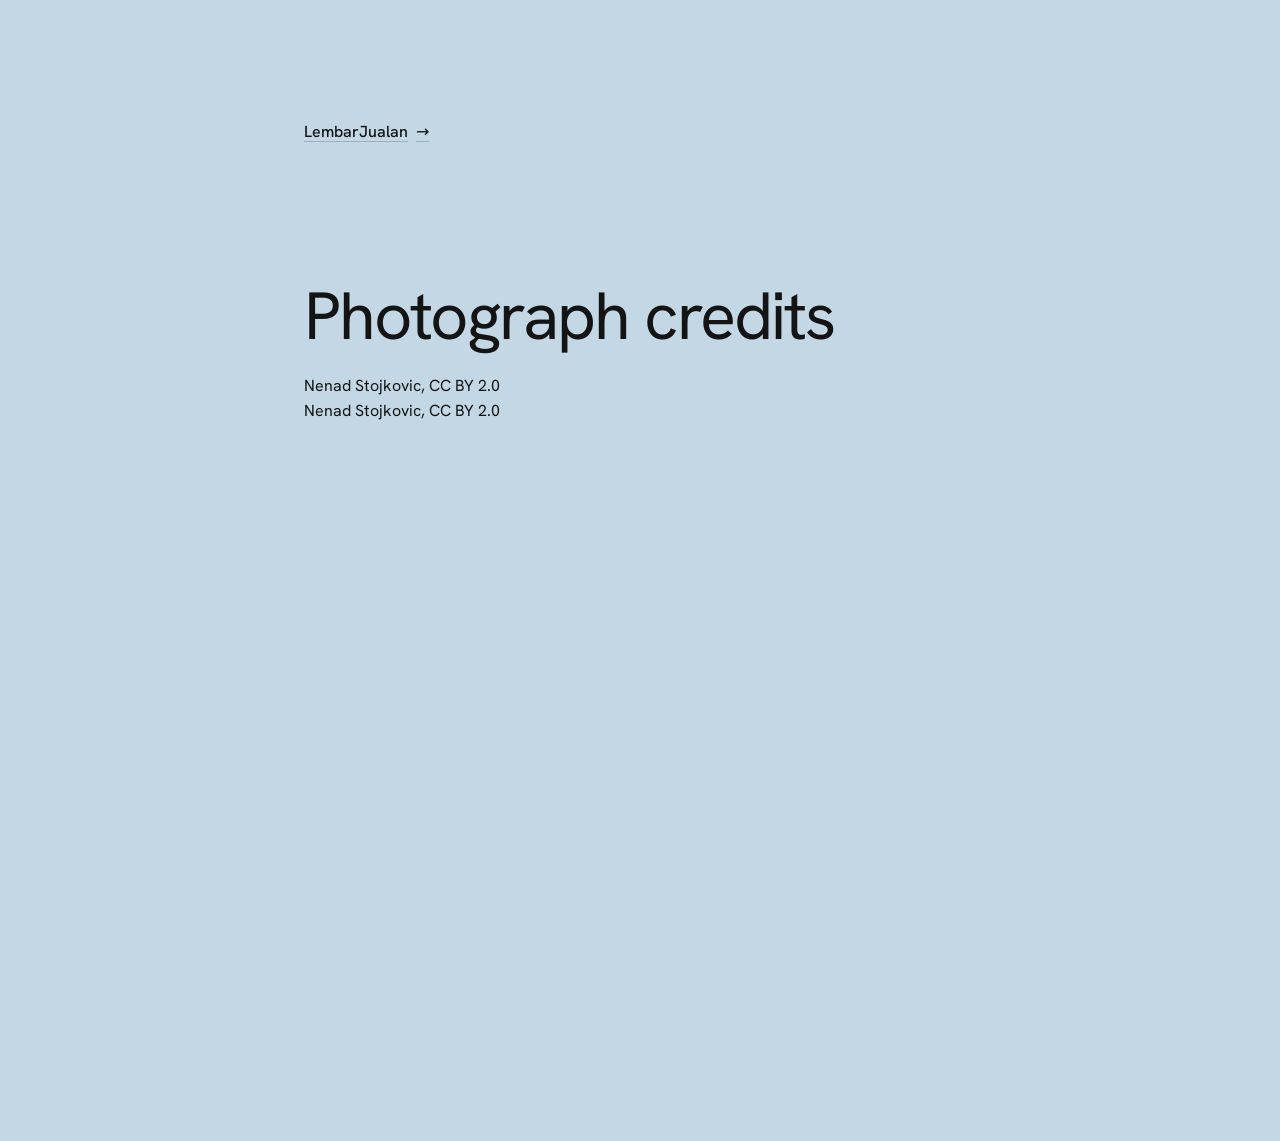
<file: credits.html>
<!doctype html>
<html lang="id" data-type="product" data-radius="soft" data-buttons="block" data-motion>
<head>
<meta charset="utf-8">
<meta name="viewport" content="width=device-width, initial-scale=1, viewport-fit=cover">
<title>LembarJualan: photograph credits</title>
<link rel="stylesheet" href="assets/fonts/hanken.css">
<link rel="stylesheet" href="assets/system.css">
<style>:root{--p-bg:#c3d7e5;--p-surface:#d0e0eb;--p-ink:#141414;--p-muted:#4a5068;--p-accent:#0f5257;--p-accent-ink:#fff;--p-action:#0f5257;--p-action-ink:#fff;--p-inv-bg:#141414;--p-inv-surface:#1e1f20;--p-inv-ink:#c3d7e5;--p-inv-muted:#808b94;--p-inv-accent:#c3d7e5;--p-inv-accent-ink:#141414;--p-inv-action:#c3d7e5;--p-inv-action-ink:#141414;--font-display:"Hanken Grotesk",system-ui,sans-serif;--font-text:"Hanken Grotesk",system-ui,sans-serif;--display-weight:400;--display-tracking:-0.03em;--display-tracking-xl:-0.038em} main{max-width:720px;margin:0 auto;padding:120px 24px 80px} h1{margin-bottom:24px} p{margin-bottom:16px}</style>
</head>
<body>
<main>
  <p><a class="link" href="index.html">LembarJualan</a></p>
  <section class="credits-list" id="credits" aria-labelledby="credits-h">
    <h1 id="credits-h">Photograph credits</h1>
    <ul>
      <li><a href="https://commons.wikimedia.org/wiki/File:Close-up_of_a_woman_using_her_smartphone_while_having_coffee.jpg">Nenad Stojkovic</a>, <a href="https://creativecommons.org/licenses/by/2.0">CC BY 2.0</a></li>
      <li><a href="https://commons.wikimedia.org/wiki/File:Young_business_woman_with_curly_hair_in_uniform_using_smartphone_at_home._(51487906519).jpg">Nenad Stojkovic</a>, <a href="https://creativecommons.org/licenses/by/2.0">CC BY 2.0</a></li>
    </ul>
  </section>
</main>
</body>
</html>
</file>
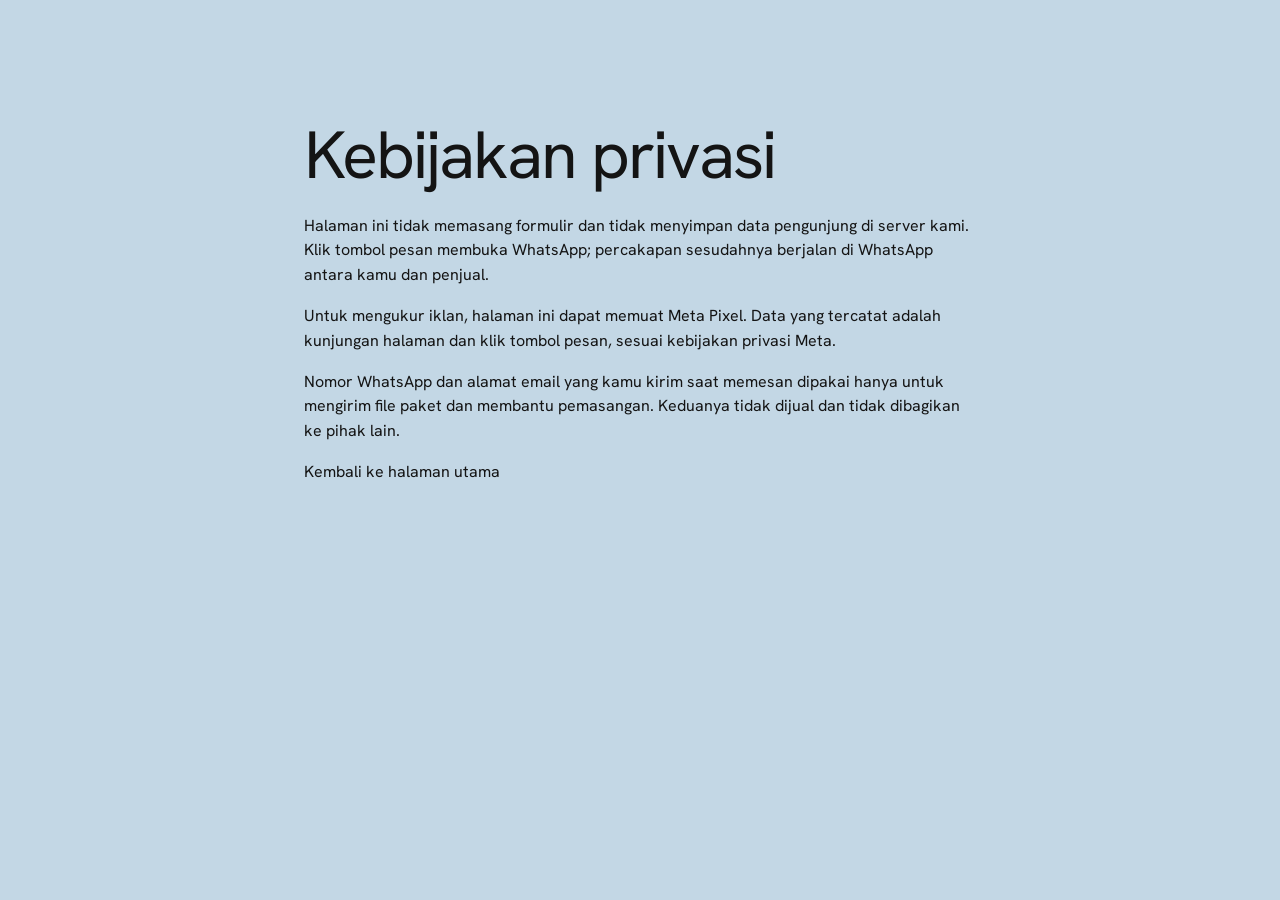
<file: privacy.html>
<!doctype html>
<html lang="id" data-type="product" data-radius="soft" data-buttons="block" data-motion>
<head>
<meta charset="utf-8">
<meta name="viewport" content="width=device-width, initial-scale=1, viewport-fit=cover">
<title>LembarJualan: Privasi</title>
<link rel="stylesheet" href="assets/fonts/hanken.css">
<link rel="stylesheet" href="assets/system.css">
<style>:root{--p-bg:#c3d7e5;--p-surface:#d0e0eb;--p-ink:#141414;--p-muted:#4a5068;--p-accent:#0f5257;--p-accent-ink:#fff;--p-action:#0f5257;--p-action-ink:#fff;--p-inv-bg:#141414;--p-inv-surface:#1e1f20;--p-inv-ink:#c3d7e5;--p-inv-muted:#808b94;--p-inv-accent:#c3d7e5;--p-inv-accent-ink:#141414;--p-inv-action:#c3d7e5;--p-inv-action-ink:#141414;--font-display:"Hanken Grotesk",system-ui,sans-serif;--font-text:"Hanken Grotesk",system-ui,sans-serif;--display-weight:400;--display-tracking:-0.03em;--display-tracking-xl:-0.038em} main{max-width:720px;margin:0 auto;padding:120px 24px 80px} h1{margin-bottom:24px} p{margin-bottom:16px}</style>
</head>
<body>
<main>
<h1>Kebijakan privasi</h1>
<p>Halaman ini tidak memasang formulir dan tidak menyimpan data pengunjung di server kami. Klik tombol pesan membuka WhatsApp; percakapan sesudahnya berjalan di WhatsApp antara kamu dan penjual.</p>
<p>Untuk mengukur iklan, halaman ini dapat memuat Meta Pixel. Data yang tercatat adalah kunjungan halaman dan klik tombol pesan, sesuai kebijakan privasi Meta.</p>
<p>Nomor WhatsApp dan alamat email yang kamu kirim saat memesan dipakai hanya untuk mengirim file paket dan membantu pemasangan. Keduanya tidak dijual dan tidak dibagikan ke pihak lain.</p>
<p><a href="index.html">Kembali ke halaman utama</a></p>
</main>
</body>
</html>
</file>
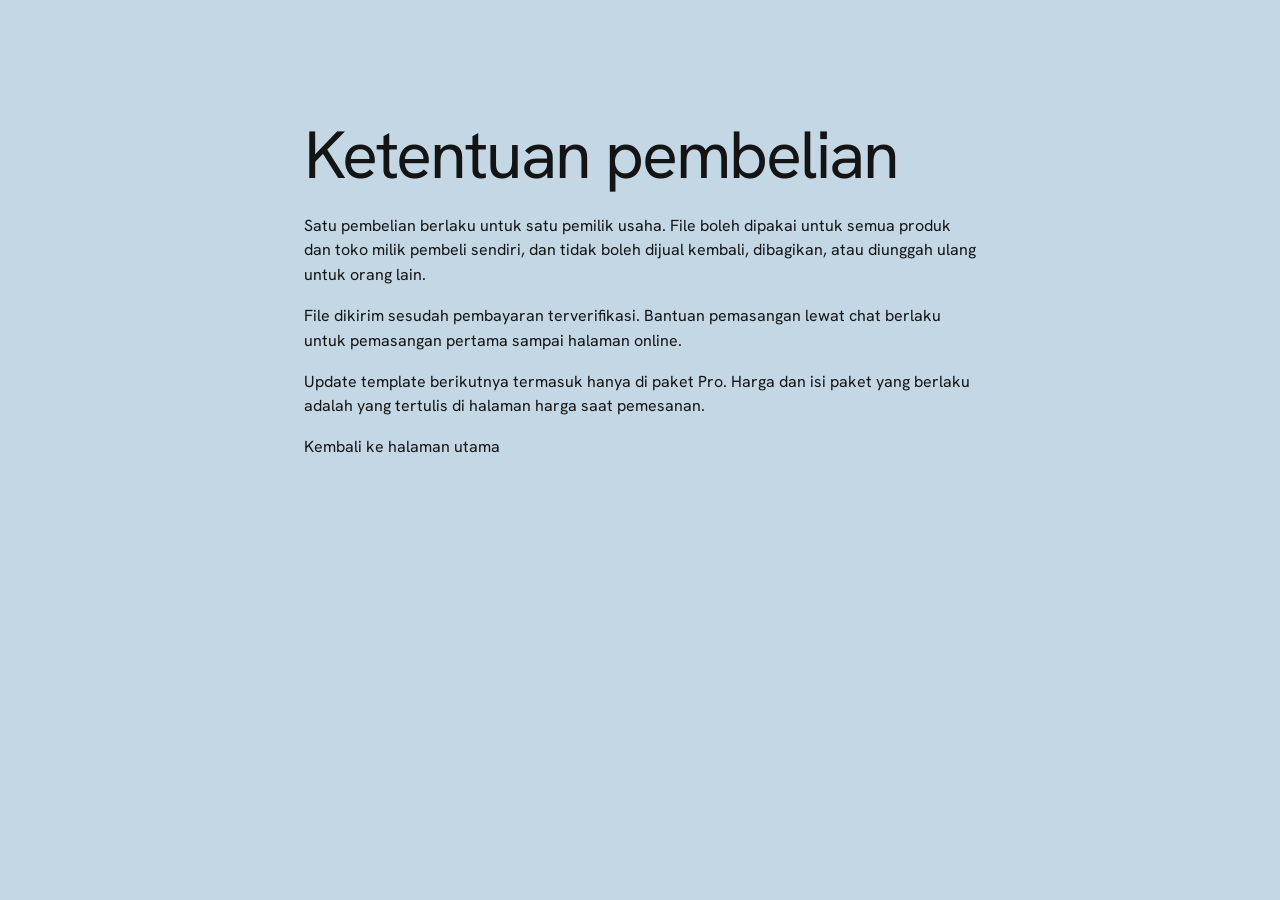
<file: terms.html>
<!doctype html>
<html lang="id" data-type="product" data-radius="soft" data-buttons="block" data-motion>
<head>
<meta charset="utf-8">
<meta name="viewport" content="width=device-width, initial-scale=1, viewport-fit=cover">
<title>LembarJualan: Ketentuan</title>
<link rel="stylesheet" href="assets/fonts/hanken.css">
<link rel="stylesheet" href="assets/system.css">
<style>:root{--p-bg:#c3d7e5;--p-surface:#d0e0eb;--p-ink:#141414;--p-muted:#4a5068;--p-accent:#0f5257;--p-accent-ink:#fff;--p-action:#0f5257;--p-action-ink:#fff;--p-inv-bg:#141414;--p-inv-surface:#1e1f20;--p-inv-ink:#c3d7e5;--p-inv-muted:#808b94;--p-inv-accent:#c3d7e5;--p-inv-accent-ink:#141414;--p-inv-action:#c3d7e5;--p-inv-action-ink:#141414;--font-display:"Hanken Grotesk",system-ui,sans-serif;--font-text:"Hanken Grotesk",system-ui,sans-serif;--display-weight:400;--display-tracking:-0.03em;--display-tracking-xl:-0.038em} main{max-width:720px;margin:0 auto;padding:120px 24px 80px} h1{margin-bottom:24px} p{margin-bottom:16px}</style>
</head>
<body>
<main>
<h1>Ketentuan pembelian</h1>
<p>Satu pembelian berlaku untuk satu pemilik usaha. File boleh dipakai untuk semua produk dan toko milik pembeli sendiri, dan tidak boleh dijual kembali, dibagikan, atau diunggah ulang untuk orang lain.</p>
<p>File dikirim sesudah pembayaran terverifikasi. Bantuan pemasangan lewat chat berlaku untuk pemasangan pertama sampai halaman online.</p>
<p>Update template berikutnya termasuk hanya di paket Pro. Harga dan isi paket yang berlaku adalah yang tertulis di halaman harga saat pemesanan.</p>
<p><a href="index.html">Kembali ke halaman utama</a></p>
</main>
</body>
</html>
</file>
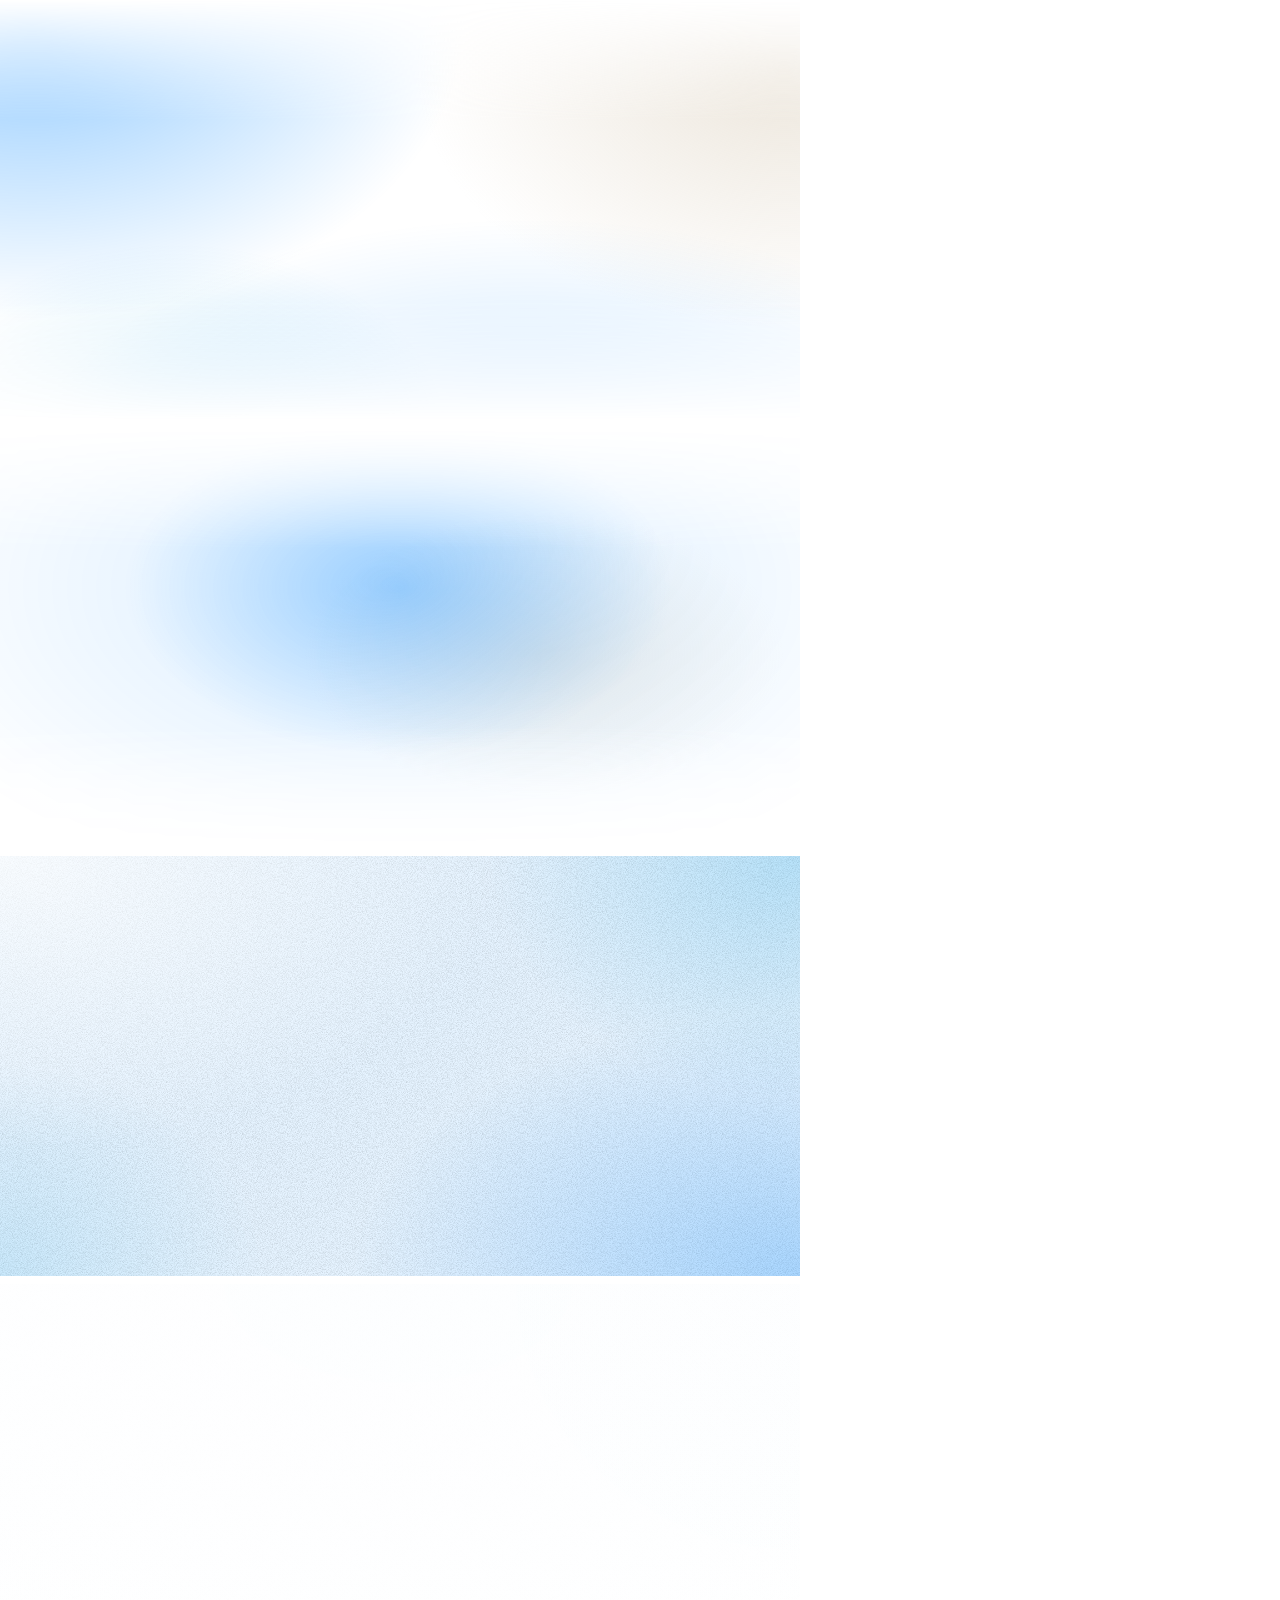
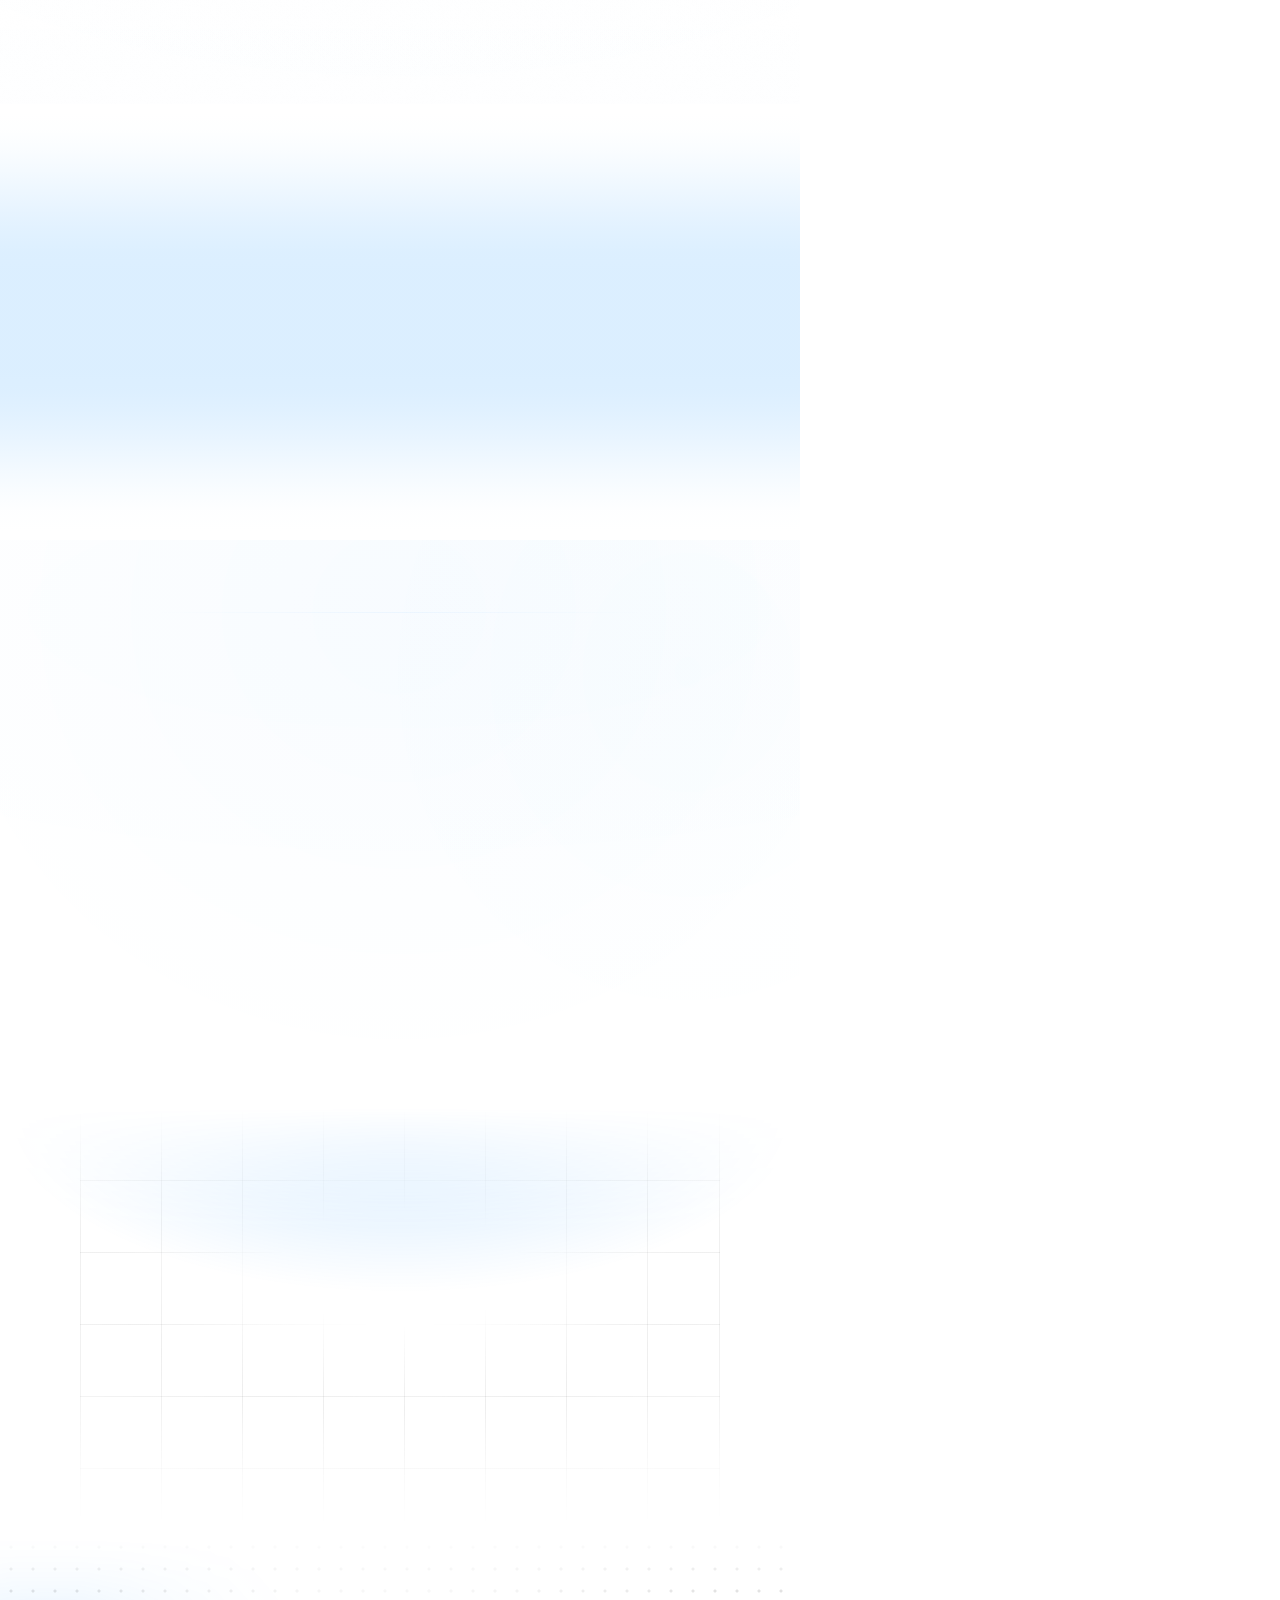
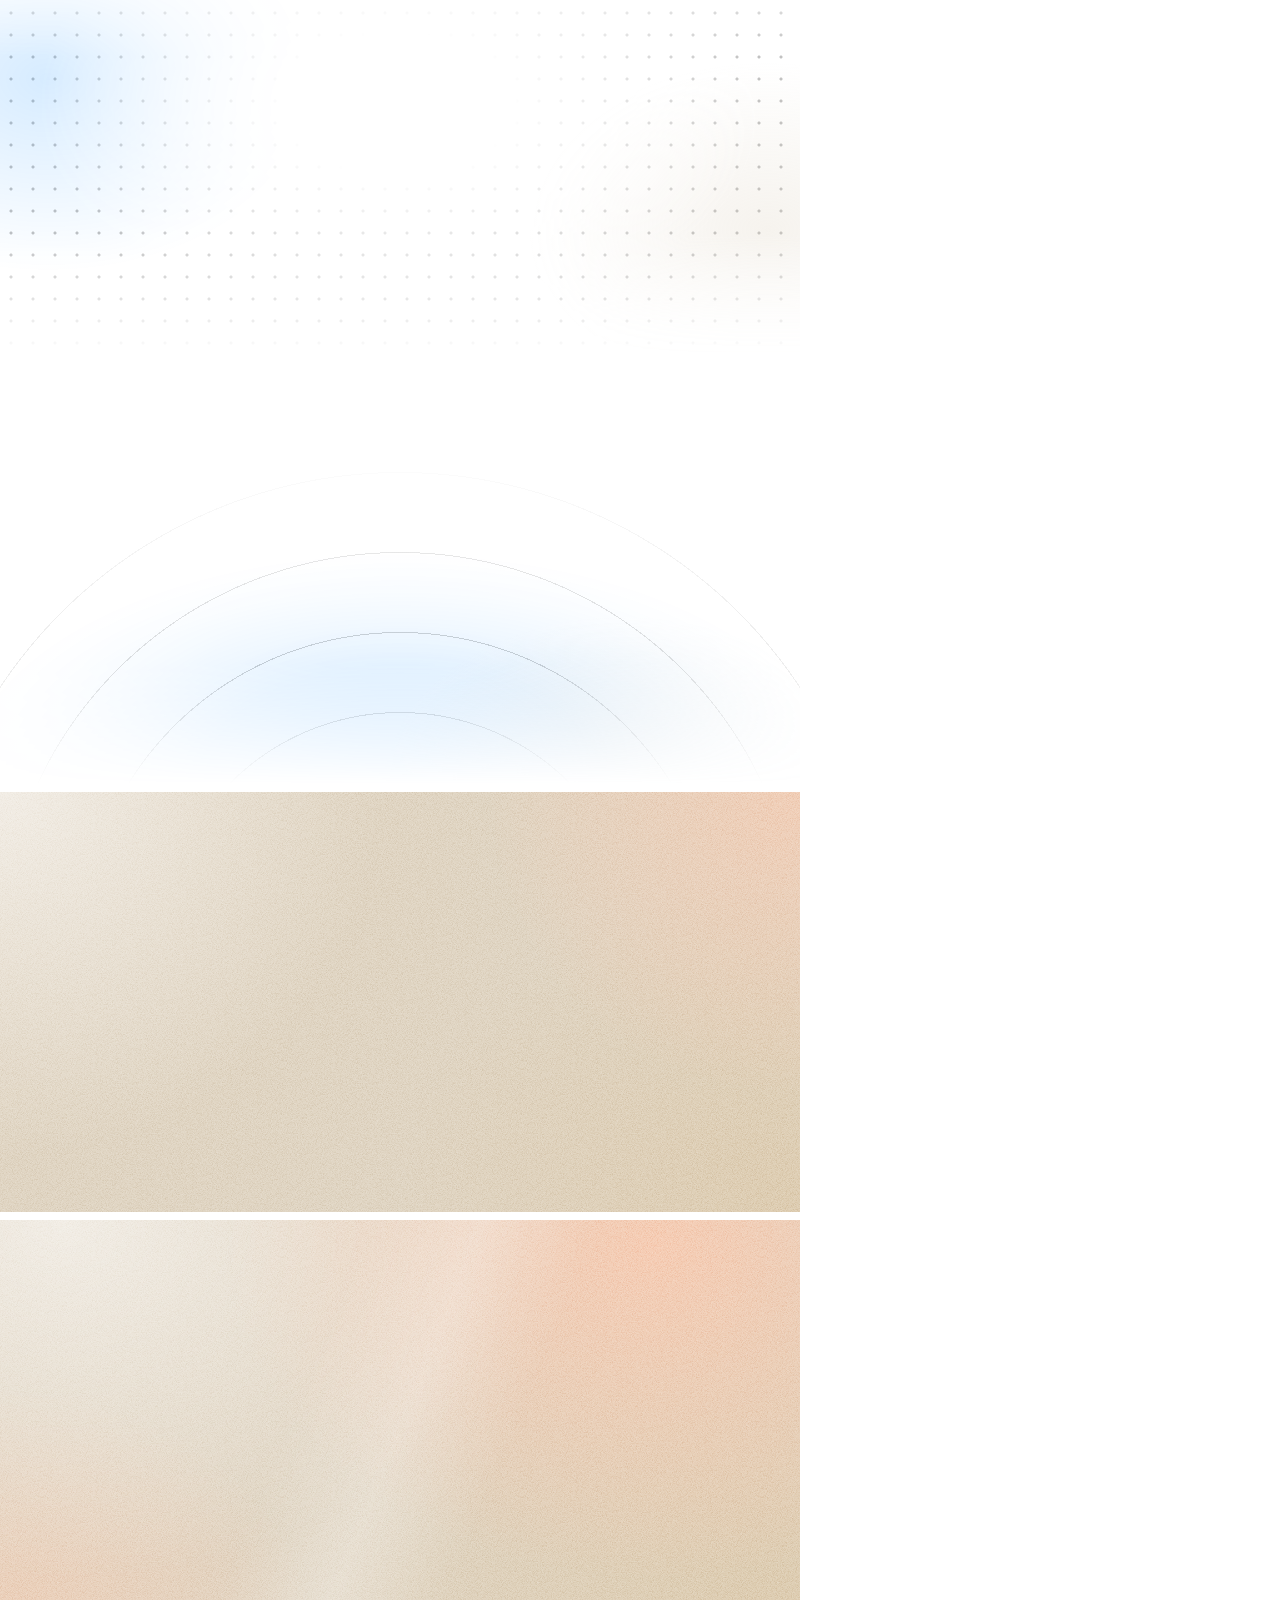
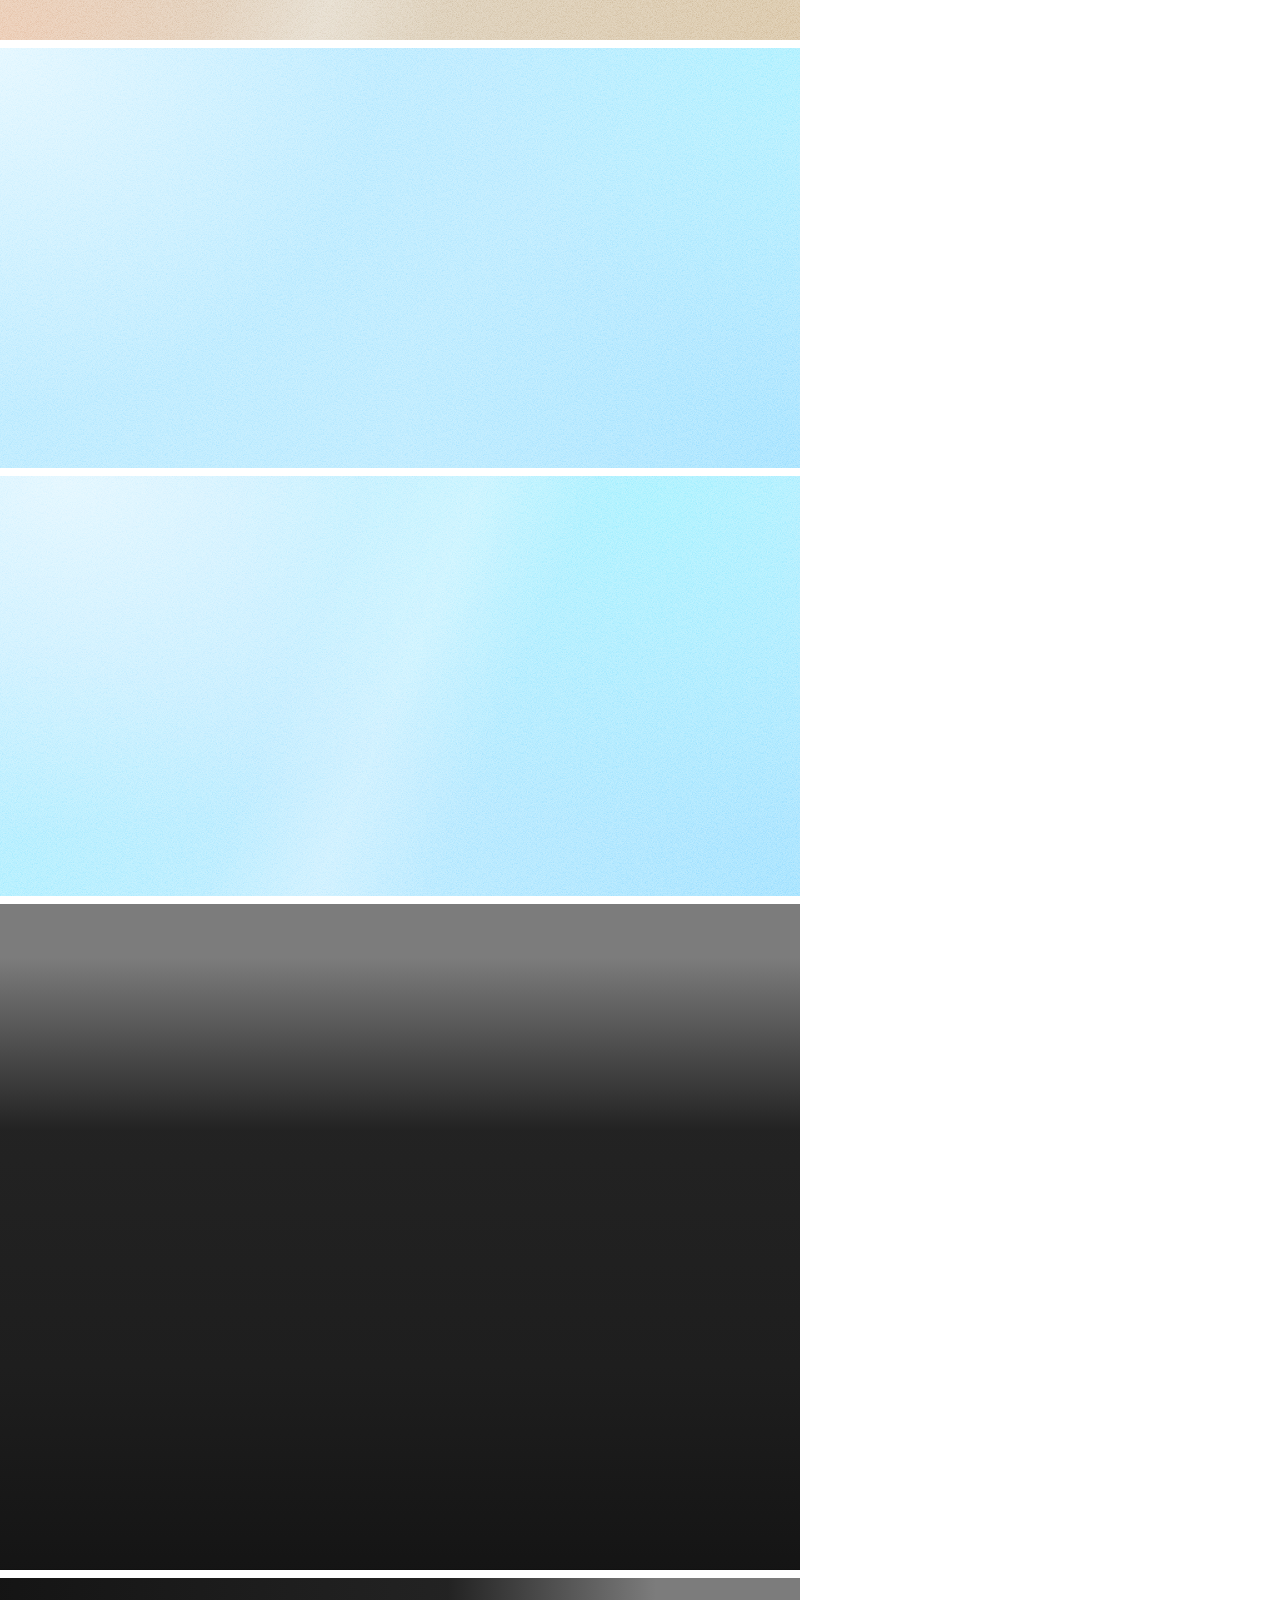
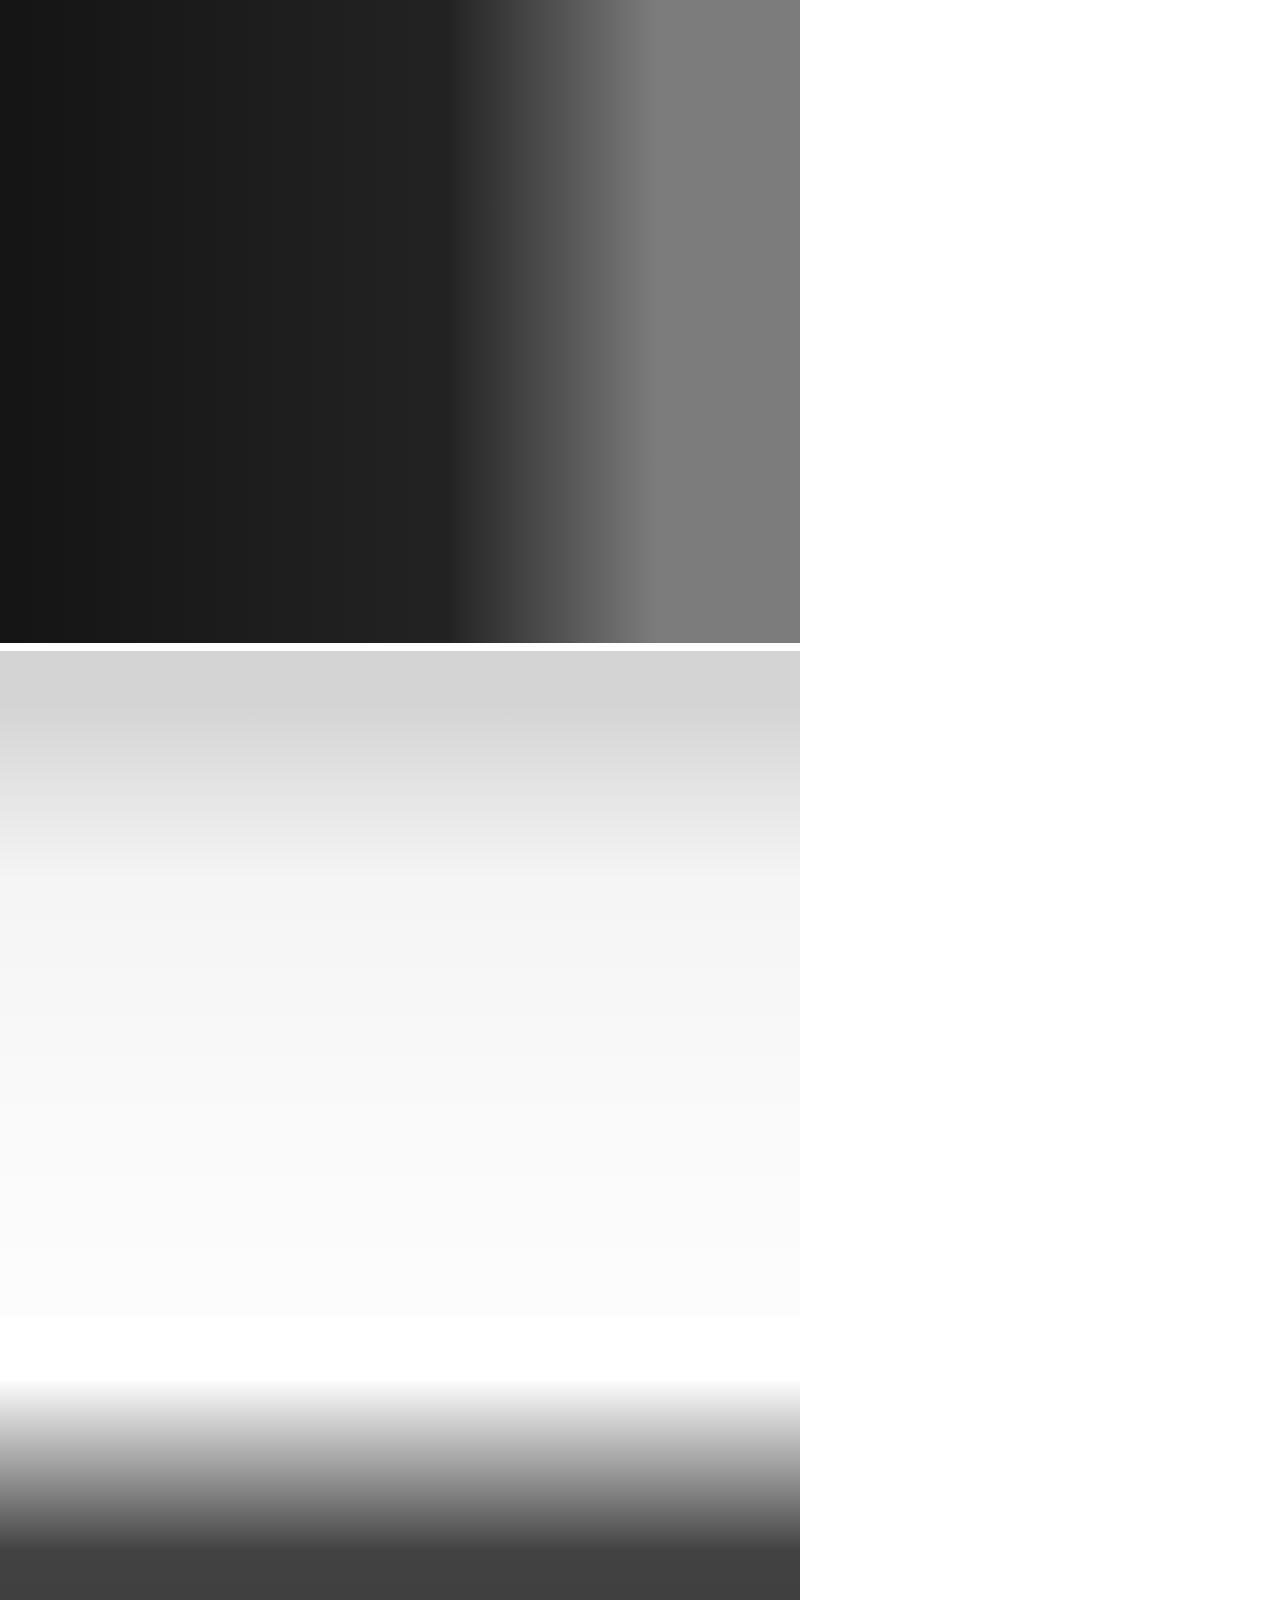
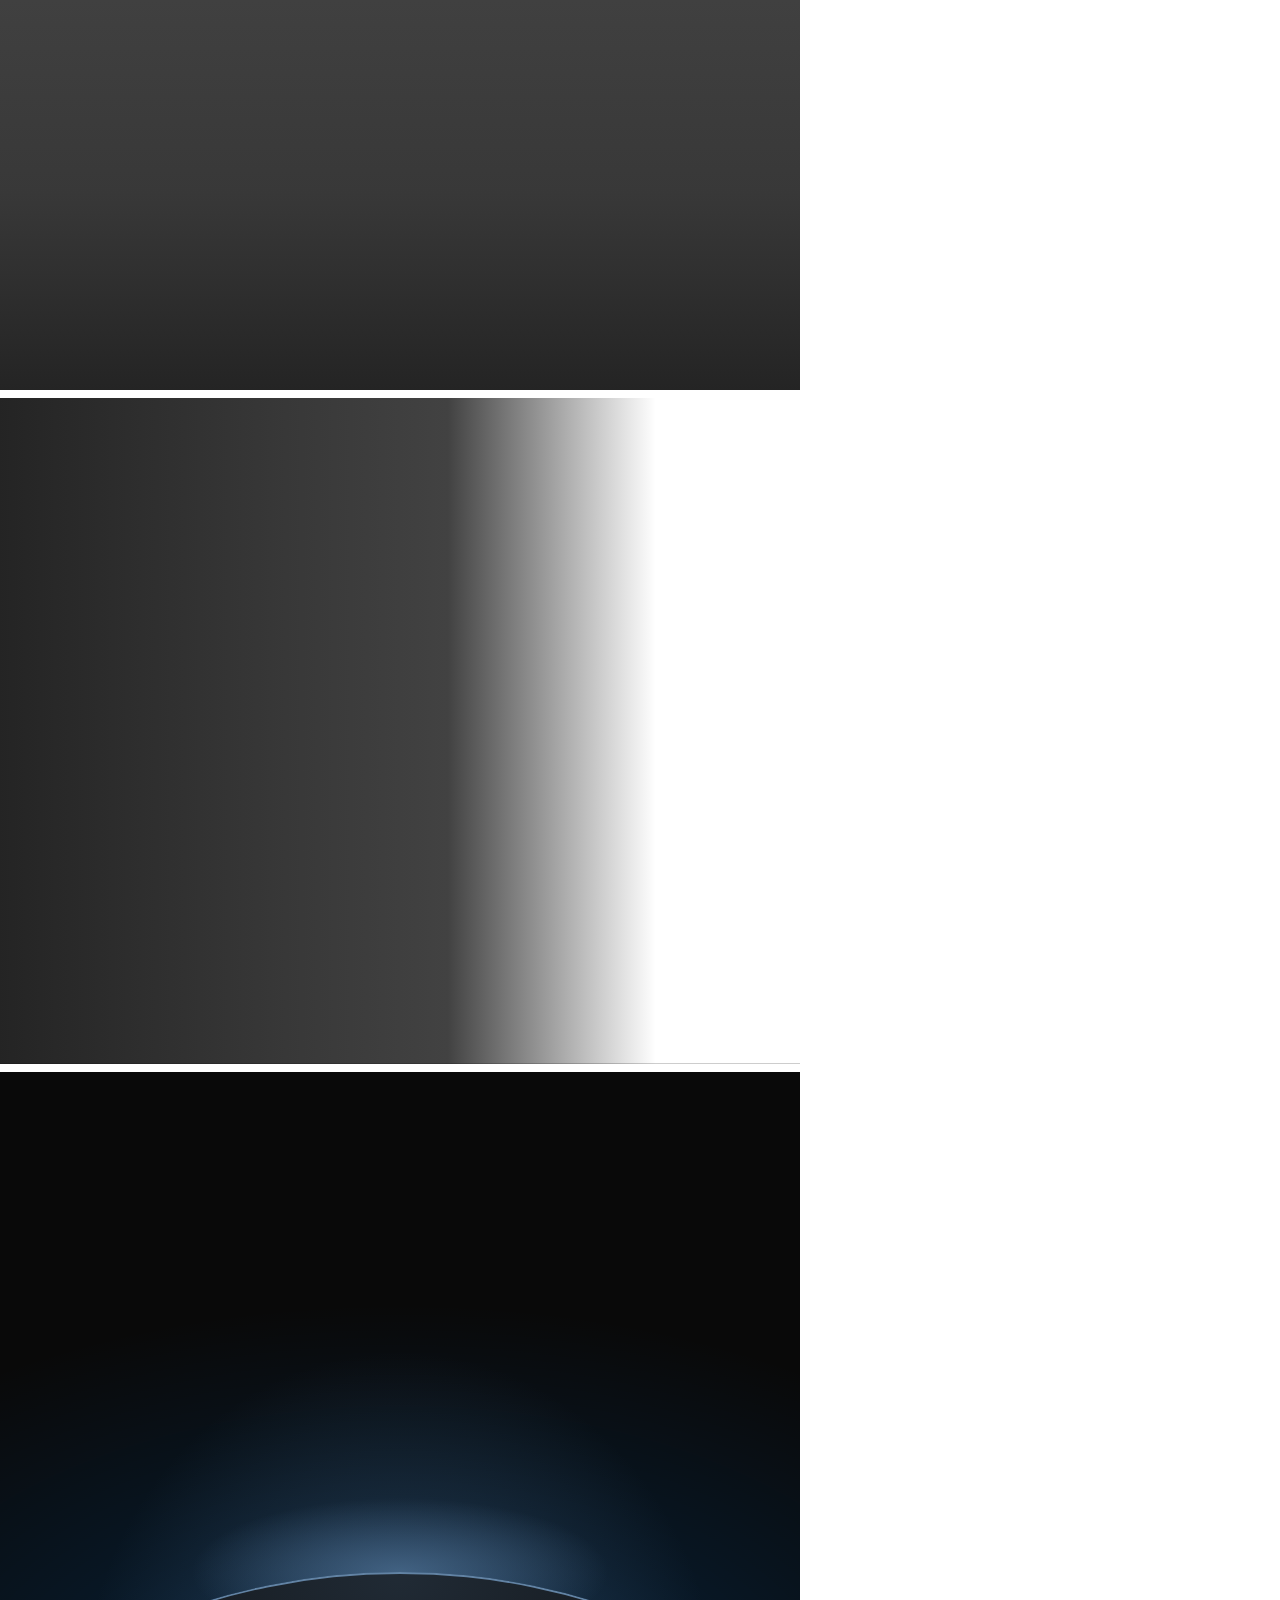
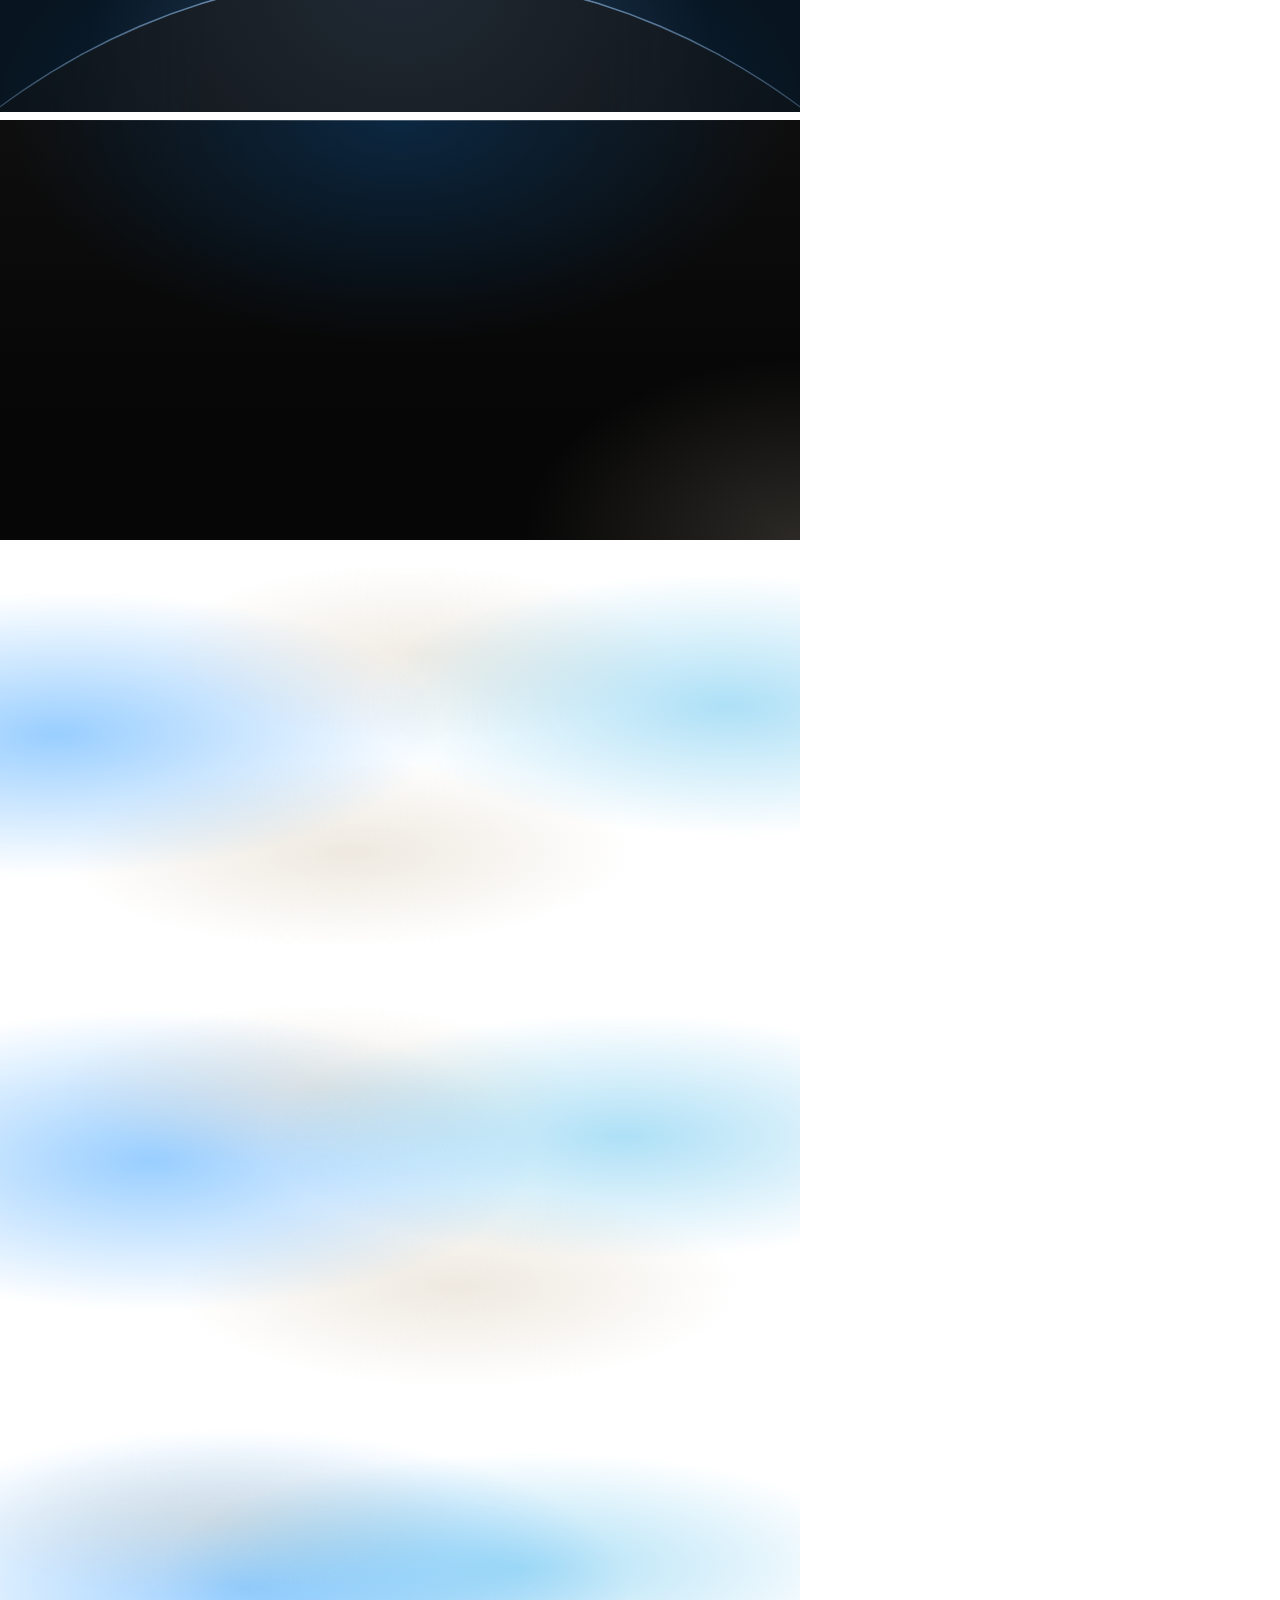
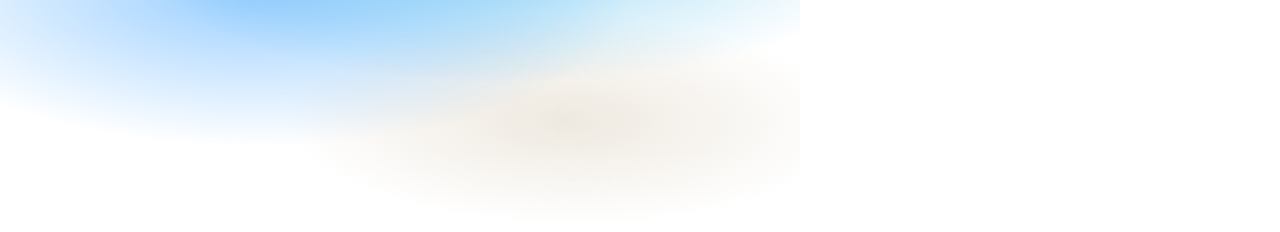
<file: assets/backgrounds/check.html>
<!doctype html>
<html lang="en" data-ground="sand">
<head>
<meta charset="utf-8">
<title>Backgrounds contrast check</title>
<!-- Every ground in a 800px box, for check.mjs: it sets a palette, screenshots the boxes and measures
     the ink and muted contrast on every pixel of each ground's text zone (index.json). The photograph
     grounds sit on a flat grey picture: #7c7c7c for the dark scrim, #d4d4d4 for the light one; and the worst case of the dark scrim: a white
     picture (white words on it). The light scrim is for pale photographs only. -->
<link rel="stylesheet" href="../system.css">
<link rel="stylesheet" href="backgrounds.css">
<style>body { margin: 0; width: 800px; } .box { width: 800px; margin: 0 0 8px; padding: 24px; font-size: 20px; } .pi, .pm { visibility: hidden; } .pi { color: var(--ink); } .pm { color: var(--muted); }  /* the liquid blobs held at the start, the middle and the end of their drift (the keyframes in backgrounds.css), so the text zone is measured where they stand under it */
  .at-start::before { animation: none; transform: translate3d(-7%, 0, 0) skewX(-7deg) scaleY(.94); } .at-start::after { animation: none; transform: translate3d(8%, 0, 0) skewX(6deg) scaleY(1.04); }
  .at-mid::before { animation: none; transform: translate3d(.5%, 0, 0) skewX(-.5deg) scaleY(.995); } .at-mid::after { animation: none; transform: translate3d(-.5%, 0, 0) scaleY(.98); }
  .at-end::before { animation: none; transform: translate3d(8%, 0, 0) skewX(6deg) scaleY(1.05); } .at-end::after { animation: none; transform: translate3d(-9%, 0, 0) skewX(-6deg) scaleY(.92); }
</style>
<script src="backgrounds.js" defer></script>
</head>
<body>
<div class="bg-mist box" data-g="mist" style="height:420px"><span class="pi">Ink</span> <span class="pm">Muted</span></div>
<div class="bg-halo box" data-g="halo" style="height:420px"><span class="pi">Ink</span> <span class="pm">Muted</span></div>
<div class="bg-grain box" data-g="grain" style="height:420px"><span class="pi">Ink</span> <span class="pm">Muted</span></div>
<div class="bg-paper box" data-g="paper" style="height:420px"><span class="pi">Ink</span> <span class="pm">Muted</span></div>
<div class="bg-dusk box" data-g="dusk" style="height:420px"><span class="pi">Ink</span> <span class="pm">Muted</span></div>
<div class="bg-topglow box" data-g="topglow" style="height:560px"><span class="pi">Ink</span> <span class="pm">Muted</span></div>
<div class="bg-ruled box" data-g="ruled" style="height:420px"><span class="pi">Ink</span> <span class="pm">Muted</span></div>
<div class="bg-dots box" data-g="dots" style="height:420px"><span class="pi">Ink</span> <span class="pm">Muted</span></div>
<div class="bg-arcs box" data-g="arcs" style="height:420px"><span class="pi">Ink</span> <span class="pm">Muted</span></div>
<div class="bg-band box" data-g="band" style="height:420px"><span class="pi">Ink</span> <span class="pm">Muted</span></div>
<div class="bg-field box" data-g="field" style="height:420px"><span class="pi">Ink</span> <span class="pm">Muted</span></div>
<div class="bg-band bg-tint box" data-g="band-tint" style="height:420px"><span class="pi">Ink</span> <span class="pm">Muted</span></div>
<div class="bg-field bg-tint box" data-g="field-tint" style="height:420px"><span class="pi">Ink</span> <span class="pm">Muted</span></div>
<div class="bg-photo box" data-g="photo" style="height:520px;--g-photo:linear-gradient(#7c7c7c,#7c7c7c)"><span class="pi">Ink</span> <span class="pm">Muted</span></div>
<div class="bg-photo bg-photo--left box" data-g="photo-left" style="height:520px;--g-photo:linear-gradient(#7c7c7c,#7c7c7c)"><span class="pi">Ink</span> <span class="pm">Muted</span></div>
<div class="bg-photo bg-photo--light box" data-g="photo-light" style="height:520px;--g-photo:linear-gradient(#d4d4d4,#d4d4d4)"><span class="pi">Ink</span> <span class="pm">Muted</span></div>
<div class="bg-photo box" data-g="photo-white" style="height:520px;--g-photo:linear-gradient(#fff,#fff)"><span class="pi">Ink</span> <span class="pm">Muted</span></div>
<div class="bg-photo bg-photo--left box" data-g="photo-left-white" style="height:520px;--g-photo:linear-gradient(#fff,#fff)"><span class="pi">Ink</span> <span class="pm">Muted</span></div>
<div class="bg-horizon box" data-g="horizon" style="height:640px"><span class="pi">Ink</span> <span class="pm">Muted</span></div>
<div class="bg-deep box" data-g="deep" style="height:420px"><span class="pi">Ink</span> <span class="pm">Muted</span></div>
<div class="bg-liquid box at-start" data-g="liquid" data-no-pause style="height:420px"><span class="pi">Ink</span> <span class="pm">Muted</span></div>
<div class="bg-liquid box at-mid" data-g="liquid-mid" data-no-pause style="height:420px"><span class="pi">Ink</span> <span class="pm">Muted</span></div>
<div class="bg-liquid box at-end" data-g="liquid-end" data-no-pause style="height:420px"><span class="pi">Ink</span> <span class="pm">Muted</span></div>

</body>
</html>
</file>
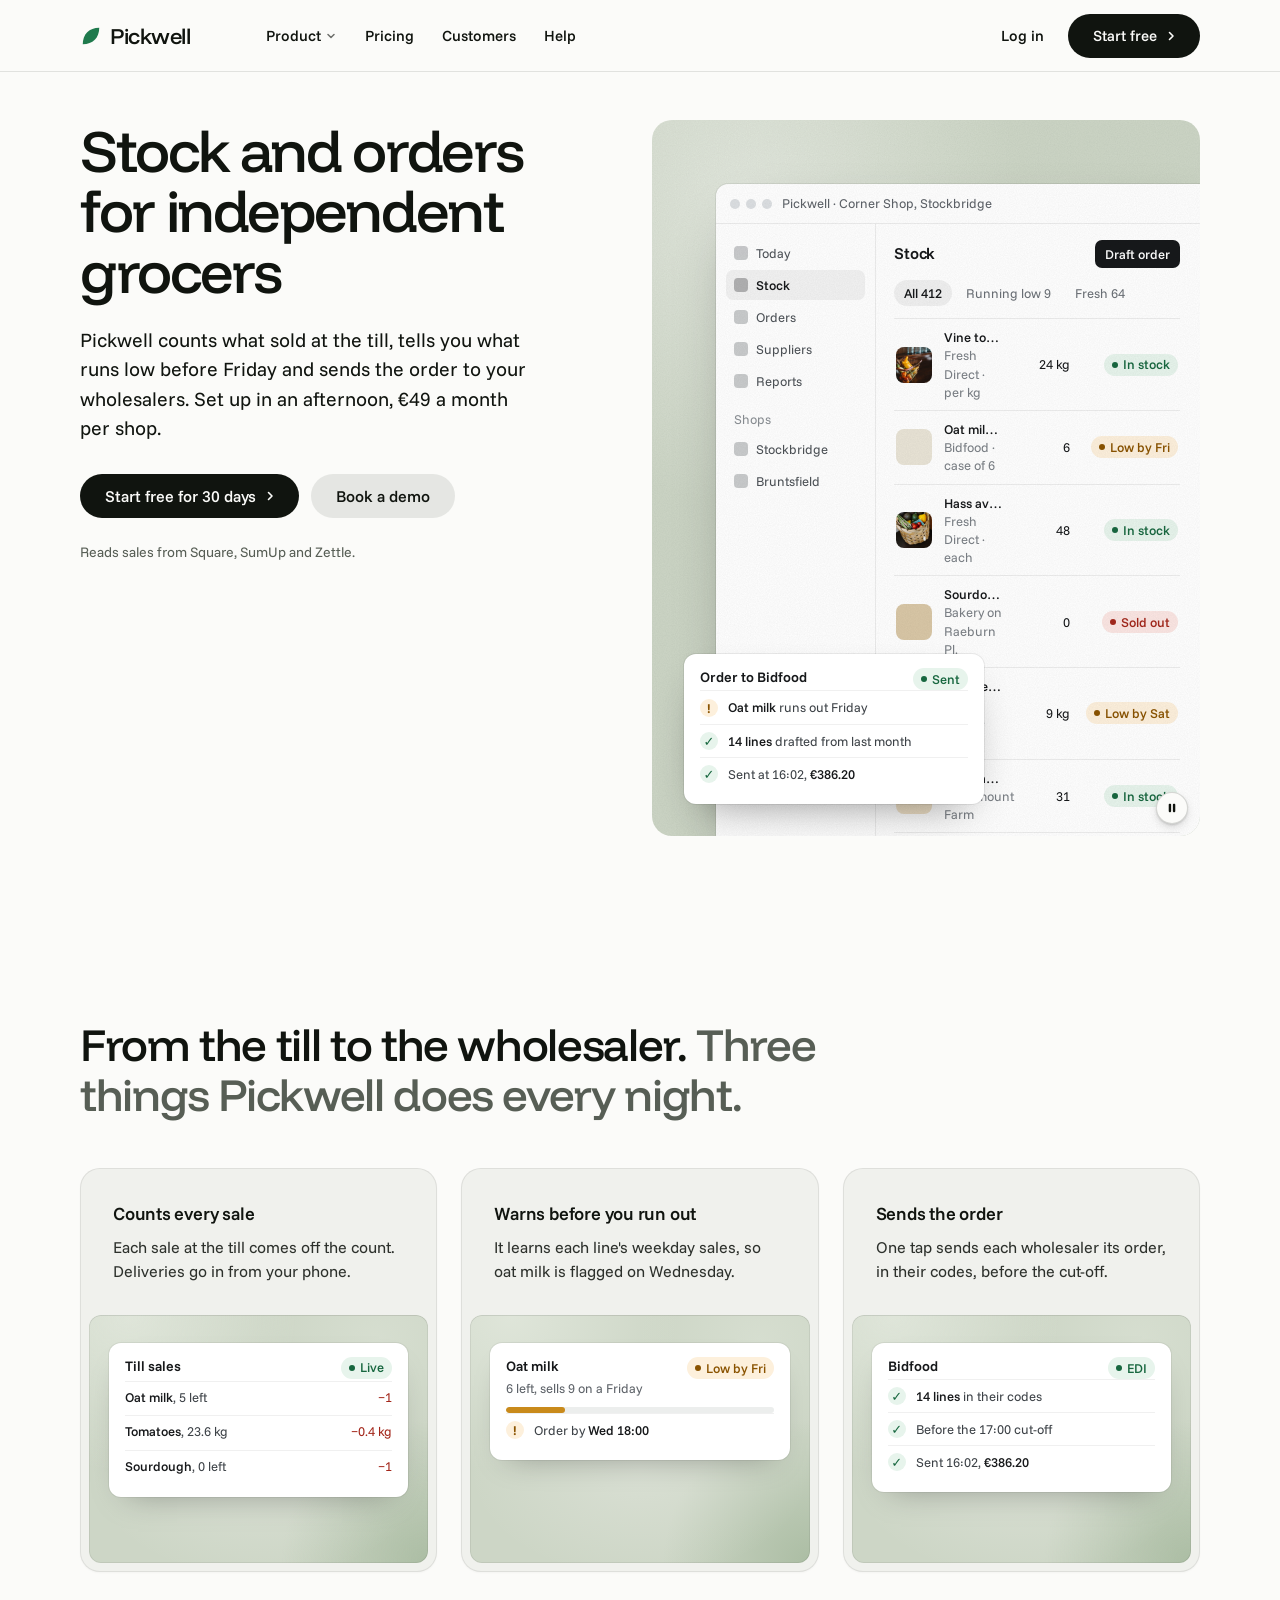
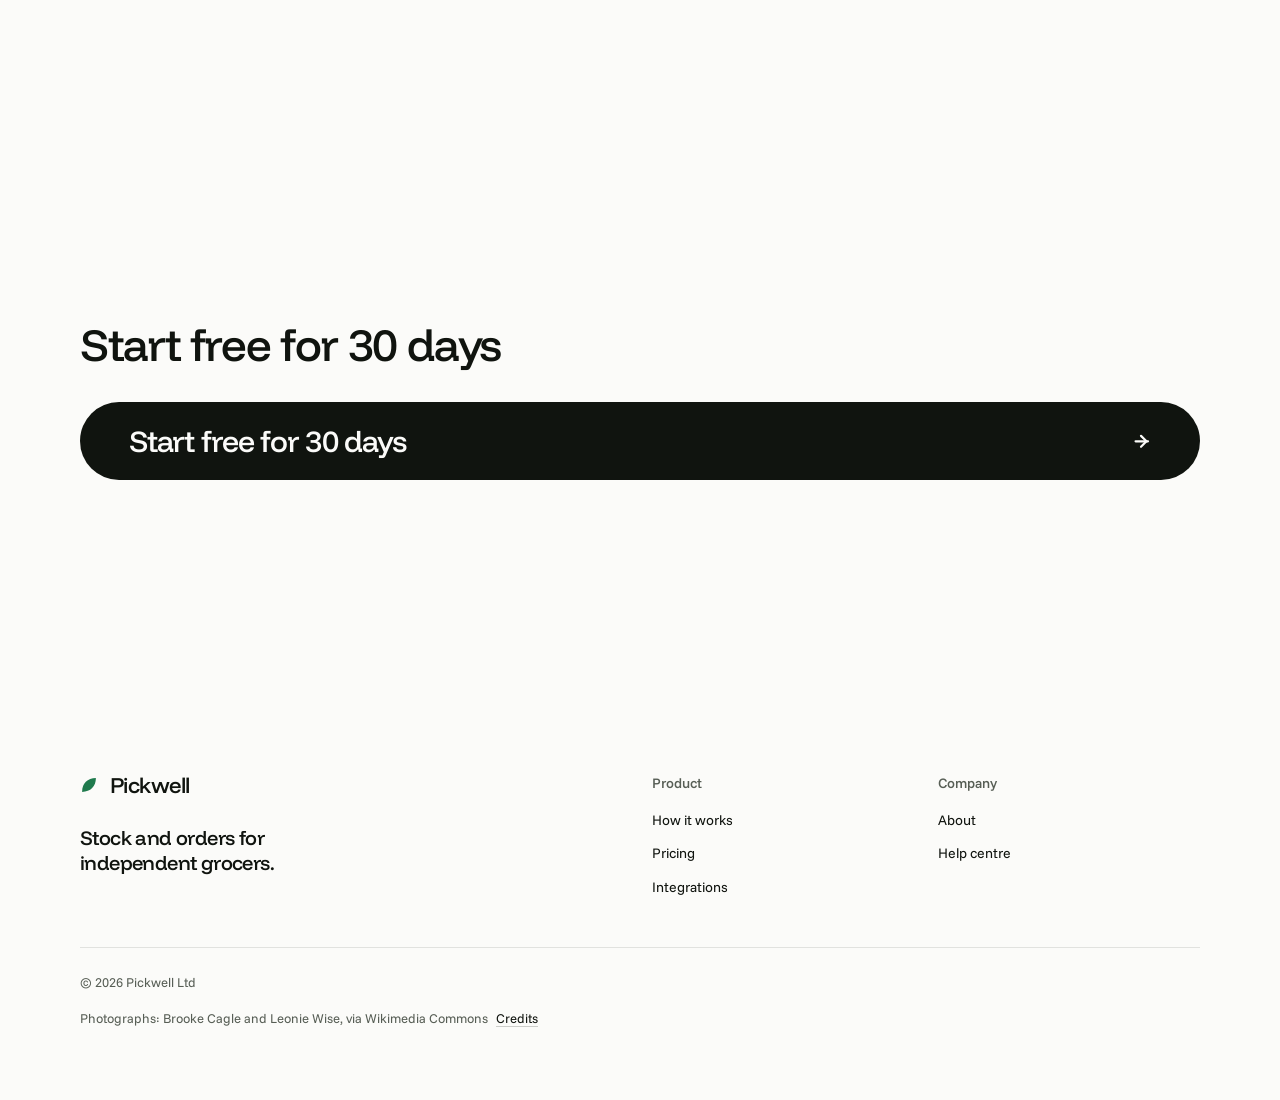
<file: assets/layout/hero-collage.html>
<!doctype html>
<!-- layout v4 demo: hero-collage (references/layout-v4.md, heroes.json "collage"). type: software. fonts: funnel. -->
<html lang="en" data-type="software" data-radius="soft" data-ground="sage" data-buttons="pill">
<head>
<meta charset="utf-8">
<meta name="viewport" content="width=device-width, initial-scale=1">
<meta name="site-kind" content="software">
<title>Pickwell: stock and orders for independent grocers</title>
<meta name="description" content="Pickwell counts what sold at the till, warns you what runs low and sends the order to your wholesalers. €49 a month per shop.">
<link rel="preconnect" href="https://fonts.googleapis.com"><link rel="preconnect" href="https://fonts.gstatic.com" crossorigin>
<link href="https://fonts.googleapis.com/css2?family=Funnel+Display:wght@300..800&family=Funnel+Sans:wght@300..800&display=swap" rel="stylesheet">
<link rel="stylesheet" href="../system.css">
<link rel="stylesheet" href="../ui/cards.css">
<link rel="stylesheet" href="layout.css">
<link rel="stylesheet" href="demo.css">
<style>
:root {
  --p-bg: #fbfbf9; --p-surface: #f0f1ed; --p-ink: #10140f; --p-muted: #575e55;
  --p-accent: #1f7a4d; --p-accent-ink: #ffffff; --p-action: #10140f; --p-action-ink: #fbfbf9;
  --p-inv-bg: #10140f; --p-inv-surface: #1a1f19; --p-inv-ink: #f3f5f1; --p-inv-muted: #a5ada2;
  --p-inv-accent: #6fcf9a; --p-inv-accent-ink: #10140f; --p-inv-action: #f3f5f1; --p-inv-action-ink: #10140f;
  --font-display: "Funnel Display", system-ui, sans-serif; --font-text: "Funnel Sans", system-ui, sans-serif;
  --display-weight: 500; --display-tracking: -0.03em; --display-tracking-xl: -0.04em; --ly-scale: .98;
}
/* the lit ground of the art: the page's sage with one soft light and a fine grain */
.hero__art { background:
    radial-gradient(70% 60% at 18% 12%, color-mix(in oklab, var(--ground-surface) 80%, white), transparent 70%),
    radial-gradient(60% 50% at 90% 100%, color-mix(in oklab, var(--ground-bg) 80%, var(--ground-accent)), transparent 70%),
    var(--ground-bg); }
.hero__art::after { content: ""; position: absolute; inset: 0; pointer-events: none; opacity: .22; mix-blend-mode: multiply;
  background-image: url("data:image/svg+xml,%3Csvg xmlns='http://www.w3.org/2000/svg' width='160' height='160'%3E%3Cfilter id='n'%3E%3CfeTurbulence type='fractalNoise' baseFrequency='.9' numOctaves='2' stitchTiles='stitch'/%3E%3CfeColorMatrix values='0 0 0 0 .3 0 0 0 0 .3 0 0 0 0 .3 0 0 0 .55 0'/%3E%3C/filter%3E%3Crect width='100%25' height='100%25' filter='url(%23n)'/%3E%3C/svg%3E"); }
.hero__art > .ly-piece--note { left: var(--s-6); bottom: var(--s-6); width: 300px; z-index: 2; }
.d-note__line { display: flex; align-items: center; gap: 10px; padding: 7px 0; font-size: 13px; color: #3d4247; border-top: 1px solid rgb(0 0 0 / .06); }
.d-note__line:first-of-type { border-top: 0; }
.d-note__line i { width: 18px; height: 18px; border-radius: 50%; flex: none; display: grid; place-items: center; background: #e7f4ec; color: #17673f; font-style: normal; font-size: 13px; font-weight: 700; }
.d-note__line i.warn { background: #fdf0dc; color: #8a5300; }
.d-note__line b { font-weight: 500; color: #16181a; }
.hero__proof { font-size: var(--t-small); color: var(--muted); }
/* the window's rows without their time column; its content keeps --ly-cut-room clear at the right, so the frame cuts empty margin, not the chips */
.ly-piece--main .d-row { grid-template-columns: 36px minmax(0, 1fr) 56px 96px; }
.ly-piece--main .d-main { padding-right: var(--ly-cut-room); }
@media (max-width: 639px) { .ly-piece--main .d-row { grid-template-columns: 36px minmax(0, 1fr) 96px; } }
/* the second section: three cards, each with an inset panel on the hero's lit sage ground */
.open-cards .panel { --p-h: 248px; background:
    radial-gradient(80% 70% at 20% 0%, color-mix(in oklab, var(--ground-surface) 80%, white), transparent 70%),
    var(--ground-bg); }
.open-cards .d-card { box-shadow: 0 0 0 1px rgb(0 0 0 / .06), 0 14px 32px -18px rgb(0 0 0 / .35); }
.open-cards .d-note__line:first-of-type { border-top: 1px solid rgb(0 0 0 / .06); }
.open-cards .stage > .at-rise { --ax: 20px; --ay: 28px; --fit-max: 300px; }
.d-receipt { display: grid; gap: 2px; font: 400 13px/1.35 var(--font-text); }
.d-receipt .ln { display: grid; grid-template-columns: minmax(0, 1fr) auto; gap: 12px; padding: 7px 0; border-top: 1px solid rgb(0 0 0 / .06); color: #3d4247; }
.d-receipt .ln b { font-weight: 500; color: #16181a; } .d-receipt .ln em { font-style: normal; color: #a3271b; } .d-receipt .ln span:last-child { color: #7b8086; text-align: right; }
@media (max-width: 1023px) { .hero__art > .ly-piece--note { left: var(--s-4); bottom: var(--s-4); width: 270px; } }
/* three cards across from 1024 (their fragments are made to fit a 220px panel, so the kit's 1024-1279
   two-up rule for span-4 panels is not needed: these cards carry no span class); text beside the panel
   from 640 to 1023; stacked with a 148px panel on a phone: the section stays one screen (1.3 at most) */
.open-cards > .card { grid-column: 1 / -1; }
@media (min-width: 1024px) { .open-cards > .card { grid-column: auto / span 4; } }
@media (min-width: 640px) and (max-width: 1023px) {
  .open-cards > .card { display: grid; grid-template-columns: minmax(0, 5fr) minmax(0, 7fr); grid-auto-rows: min-content; column-gap: var(--s-6); align-content: start; }
  .open-cards > .card > :not(.panel) { grid-column: 1; }
  .open-cards > .card > .panel { grid-column: 2; grid-row: 1 / span 4; --p-h: 208px; margin: calc(var(--c-gap) - var(--c-pad)) calc(var(--c-gap) - var(--c-pad)) calc(var(--c-gap) - var(--c-pad)) 0; border-radius: calc(var(--c-r) - var(--c-gap)); }
}
@media (max-width: 639px) { .open-cards .panel { --p-h: 148px; } .stage > .at-rise { --ay-sm: 20px; } .open-cards > .card > .panel { margin-top: var(--s-5); } }
/* a phone's 148px panel holds the receipt's first two sales */
@media (max-width: 639px) { .d-receipt .ln:nth-of-type(n+4) { display: none; } }
</style>
</head>
<body>
<header class="nav">
  <div class="wrap nav__bar">
    <a class="nav__logo" href="#top"><span class="mark" data-mark="leaf" aria-hidden="true"></span>Pickwell</a>
    <nav class="nav__links" aria-label="Main">
      <div class="nav__item">
        <a class="nav__link" href="#how">Product <svg class="chev" viewBox="0 0 12 12" aria-hidden="true"><path d="M3 4.5l3 3 3-3" fill="none" stroke="currentColor" stroke-width="1.5" stroke-linecap="round" stroke-linejoin="round"/></svg></a>
        <div class="nav__menu">
          <div class="wrap grid">
            <div class="menu-col span-3"><p class="t-label">Stock</p><a href="#how">Counts from the till<span>Square, SumUp, Zettle</span></a><a href="#how">Fresh and dates<span>Use-by alerts each morning</span></a></div>
            <div class="menu-col span-3"><p class="t-label">Orders</p><a href="#how">Suggested orders<span>From last month's sales</span></a><a href="#how">Wholesalers<span>Sent by email or EDI</span></a></div>
          </div>
        </div>
      </div>
      <div class="nav__item"><a class="nav__link" href="#how">Pricing</a></div>
      <div class="nav__item"><a class="nav__link" href="#how">Customers</a></div>
      <div class="nav__item"><a class="nav__link" href="#how">Help</a></div>
    </nav>
    <div class="nav__actions">
      <a class="nav__link" href="#how">Log in</a>
      <a class="btn btn--primary" href="#how">Start free</a>
    </div>
    <button class="nav__toggle" type="button" aria-expanded="false" aria-label="Menu"><svg width="18" height="18" viewBox="0 0 18 18" aria-hidden="true"><path d="M2 5h14M2 13h14" stroke="currentColor" stroke-width="1.6" stroke-linecap="round"/></svg></button>
  </div>
</header>

<main id="top">
  <section class="hero hero--collage" data-enter aria-labelledby="hero-h">
    <div class="wrap"><div class="hero-text grid hero__grid">
      <div class="hero__text span-5">
        <h1 id="hero-h">Stock and orders for independent grocers</h1>
        <p class="hero__lead">Pickwell counts what sold at the till, tells you what runs low before Friday and sends the order to your wholesalers. Set up in an afternoon, €49 a month per shop.</p>
        <div class="btn-row"><a class="btn btn--primary" href="#how">Start free for 30 days</a><a class="btn btn--secondary" href="#how">Book a demo</a></div>
        <p class="hero__proof">Reads sales from Square, SumUp and Zettle.</p>
      </div>
      <div class="hero__art span-6 start-7" role="img" aria-label="Pickwell's stock list with oat milk running low, and an order sent to a wholesaler">
        <div class="ly-piece ly-piece--main d-win" aria-hidden="true">
          <div class="d-win__bar"><span class="d-win__dots"><i></i><i></i><i></i></span><span>Pickwell · Corner Shop, Stockbridge</span></div>
          <div class="d-win__body">
            <div class="d-side">
              <span><i></i>Today</span><span class="is-on"><i></i>Stock</span><span><i></i>Orders</span><span><i></i>Suppliers</span><span><i></i>Reports</span>
              <span class="d-side__label">Shops</span><span><i></i>Stockbridge</span><span><i></i>Bruntsfield</span>
            </div>
            <div class="d-main">
              <div class="d-main__head"><h4>Stock</h4><span class="d-btn">Draft order</span></div>
              <div class="d-tabs"><span class="is-on">All 412</span><span>Running low 9</span><span>Fresh 64</span></div>
              <div class="d-rows">
                <div class="d-row"><img src="img/photo-m61660576.jpg" alt="" style="object-position: 72% 64%"><div><b>Vine tomatoes</b><small>Fresh Direct · per kg</small></div><span class="num">24 kg</span><span class="d-chip">In stock</span></div>
                <div class="d-row"><span class="d-thumb" style="background:#e9e4d6"></span><div><b>Oat milk, 1 litre</b><small>Bidfood · case of 6</small></div><span class="num">6</span><span class="d-chip d-chip--low">Low by Fri</span></div>
                <div class="d-row"><img src="img/photo-m61757972.jpg" alt="" style="object-position: 62% 30%"><div><b>Hass avocados</b><small>Fresh Direct · each</small></div><span class="num">48</span><span class="d-chip">In stock</span></div>
                <div class="d-row"><span class="d-thumb" style="background:#d9c7a6"></span><div><b>Sourdough, large</b><small>Bakery on Raeburn Pl.</small></div><span class="num">0</span><span class="d-chip d-chip--out">Sold out</span></div>
                <div class="d-row"><img src="img/photo-m61660576.jpg" alt="" style="object-position: 20% 60%"><div><b>Courgettes</b><small>Fresh Direct · per kg</small></div><span class="num">9 kg</span><span class="d-chip d-chip--low">Low by Sat</span></div>
                <div class="d-row"><span class="d-thumb" style="background:#f0e2c8"></span><div><b>Free-range eggs, 6</b><small>Blackmount Farm</small></div><span class="num">31</span><span class="d-chip">In stock</span></div>
              </div>
            </div>
          </div>
        </div>
        <div class="ly-piece ly-piece--note d-card" aria-hidden="true" data-ly-steps="700">
          <div class="d-card__row"><h5>Order to Bidfood</h5><span class="d-chip" data-step data-step-at="4">Sent</span></div>
          <div class="d-note__line" data-step><i class="warn">!</i><span><b>Oat milk</b> runs out Friday</span></div>
          <div class="d-note__line" data-step><i>✓</i><span><b>14 lines</b> drafted from last month</span></div>
          <div class="d-note__line" data-step><i>✓</i><span>Sent at 16:02, <b>€386.20</b></span></div>
        </div>
      </div>
    </div></div>
  </section>

  <section class="section" id="how" aria-labelledby="how-h">
    <div class="wrap">
      <div class="section-head">
        <h2 id="how-h">From the till to the wholesaler. <span class="muted">Three things Pickwell does every night.</span></h2>
      </div>
      <div class="grid open-cards">
        <article class="card card--row">
          <h3>Counts every sale</h3>
          <p>Each sale at the till comes off the count. Deliveries go in from your phone.</p>
          <div class="panel panel--inset" role="img" aria-label="Three till sales taken off Pickwell's shelf count">
            <div class="stage"><div class="at-rise fit"><div class="d-card d-receipt" aria-hidden="true">
              <div class="d-card__row"><h5>Till sales</h5><span class="d-chip">Live</span></div>
              <div class="ln"><span><b>Oat milk</b>, 5 left</span><em>−1</em></div>
              <div class="ln"><span><b>Tomatoes</b>, 23.6 kg</span><em>−0.4 kg</em></div>
              <div class="ln"><span><b>Sourdough</b>, 0 left</span><em>−1</em></div>
            </div></div></div>
          </div>
        </article>
        <article class="card card--row">
          <h3>Warns before you run out</h3>
          <p>It learns each line's weekday sales, so oat milk is flagged on Wednesday.</p>
          <div class="panel panel--inset" role="img" aria-label="Oat milk flagged on Wednesday: six left, it sells nine on a Friday">
            <div class="stage"><div class="at-rise fit"><div class="d-card" aria-hidden="true">
              <div class="d-card__row"><h5>Oat milk</h5><span class="d-chip d-chip--low">Low by Fri</span></div>
              <p>6 left, sells 9 on a Friday</p>
              <div class="d-bar" style="--v: 22%; --d-accent: #c98a1b"><i></i></div>
              <div class="d-note__line"><i class="warn">!</i><span>Order by <b>Wed 18:00</b></span></div>
            </div></div></div>
          </div>
        </article>
        <article class="card card--row">
          <h3>Sends the order</h3>
          <p>One tap sends each wholesaler its order, in their codes, before the cut-off.</p>
          <div class="panel panel--inset" role="img" aria-label="An order of 14 lines sent to Bidfood at 16:02">
            <div class="stage"><div class="at-rise fit"><div class="d-card" aria-hidden="true">
              <div class="d-card__row"><h5>Bidfood</h5><span class="d-chip">EDI</span></div>
              <div class="d-note__line"><i>✓</i><span><b>14 lines</b> in their codes</span></div>
              <div class="d-note__line"><i>✓</i><span>Before the 17:00 cut-off</span></div>
              <div class="d-note__line"><i>✓</i><span>Sent 16:02, <b>€386.20</b></span></div>
            </div></div></div>
          </div>
        </article>
      </div>
    </div>
  </section>
</main>

<footer class="footer closing" aria-labelledby="close-h">
  <div class="wrap">
    <div class="closing__cta close--type">
      <div class="section-head"><h2 id="close-h">Start free for 30 days</h2></div>
      <a class="btn btn--primary btn--xl btn--wide" href="#how">Start free for 30 days<svg class="m-arrow" viewBox="0 0 12 12" aria-hidden="true"><path class="m-arrow__stem" d="M1 6h8"/><path class="m-arrow__head" d="M4.5 2.5 8 6l-3.5 3.5"/></svg></a>
    </div>
    <div class="closing__links">
      <div class="grid">
        <div class="span-6 stack-5">
          <a class="nav__logo" href="#top"><span class="mark" data-mark="leaf" aria-hidden="true"></span>Pickwell</a>
          <p class="footer__lede">Stock and orders for independent grocers.</p>
        </div>
        <div class="span-3 start-7 footer__col"><h4>Product</h4><ul><li><a href="#how">How it works</a></li><li><a href="#how">Pricing</a></li><li><a href="#how">Integrations</a></li></ul></div>
        <div class="span-3 footer__col"><h4>Company</h4><ul><li><a href="#how">About</a></li><li><a href="#how">Help centre</a></li></ul></div>
      </div>
      <div class="footer__legal">
        <span>&copy; 2026 Pickwell Ltd</span>
        <details class="credits"><summary>Photographs: Brooke Cagle and Leonie Wise, via Wikimedia Commons</summary><p>Vegetables in a copper basket by Brooke Cagle (CC0); groceries in a woven basket by Leonie Wise (CC0); both via Wikimedia Commons.</p></details>
      </div>
    </div>
  </div>
</footer>
<script type="module" src="../system.js"></script>
<script type="module" src="layout.js"></script>
</body>
</html>
</file>
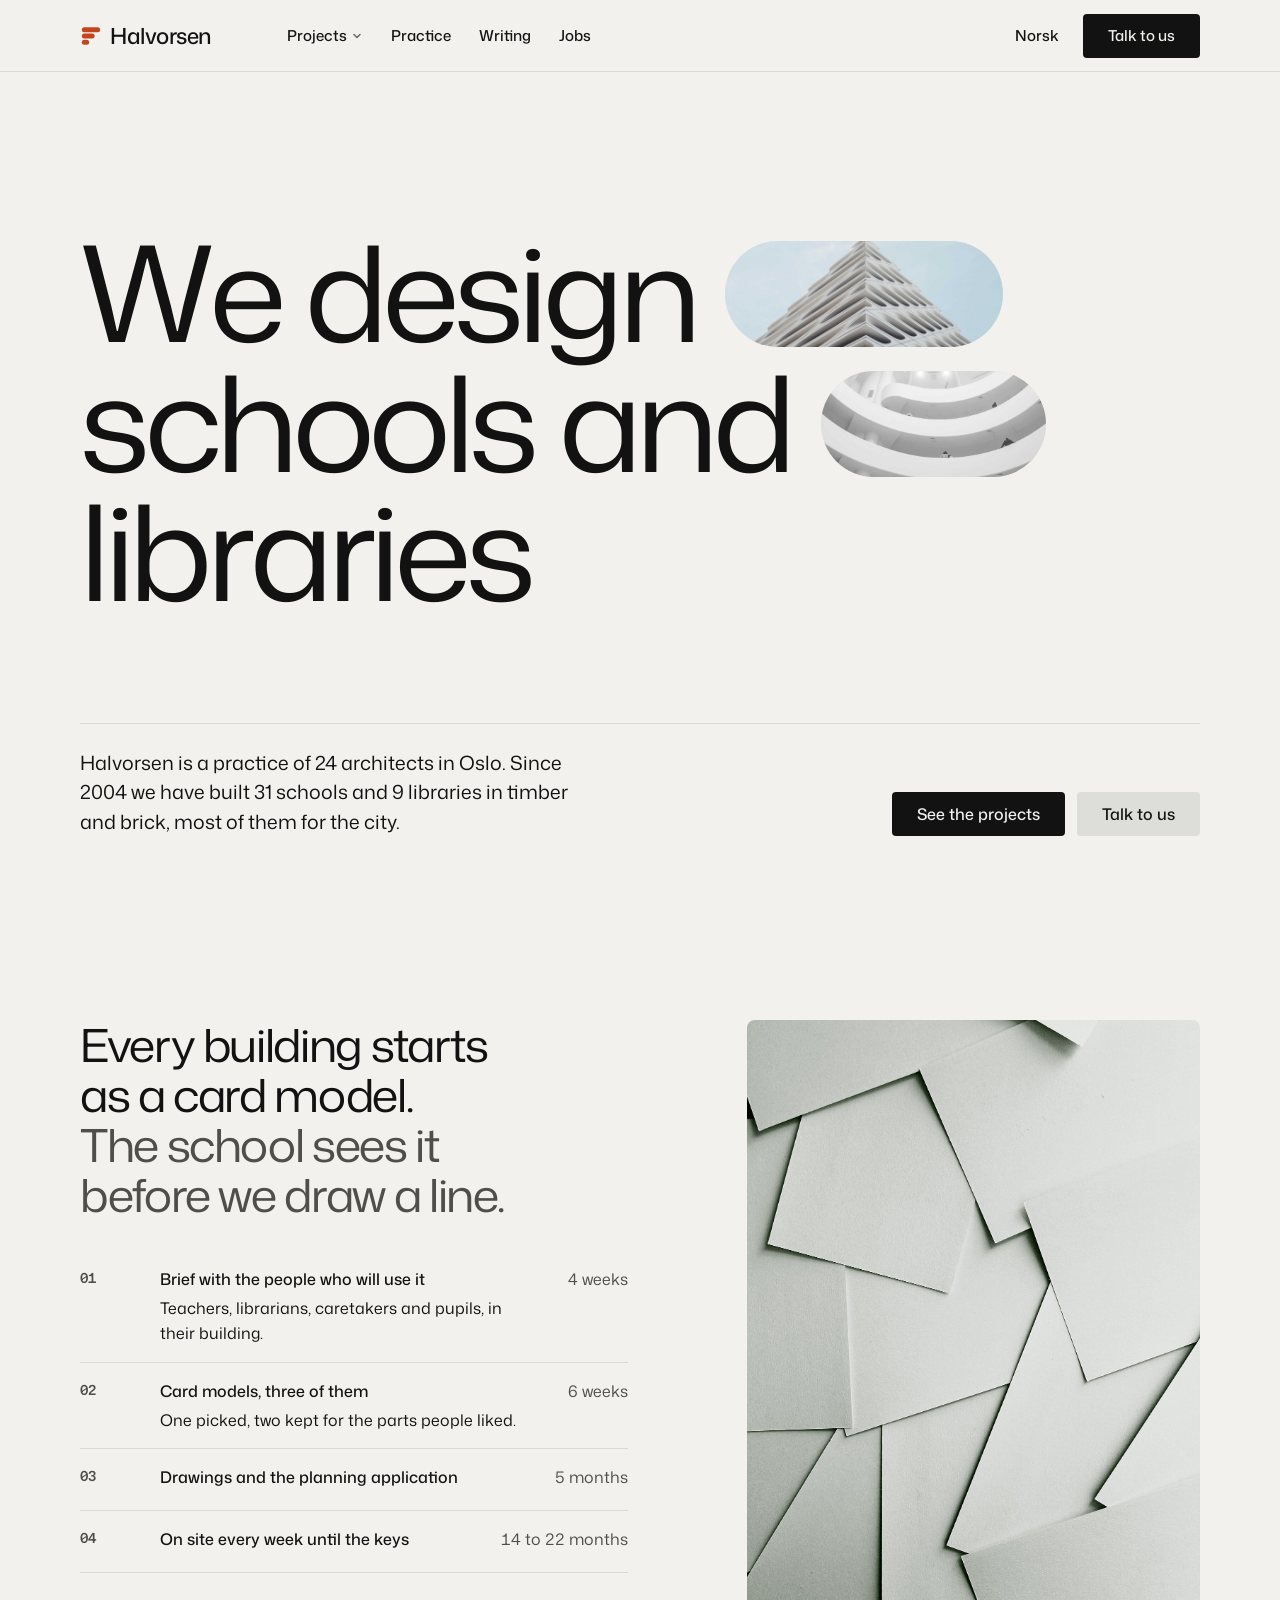
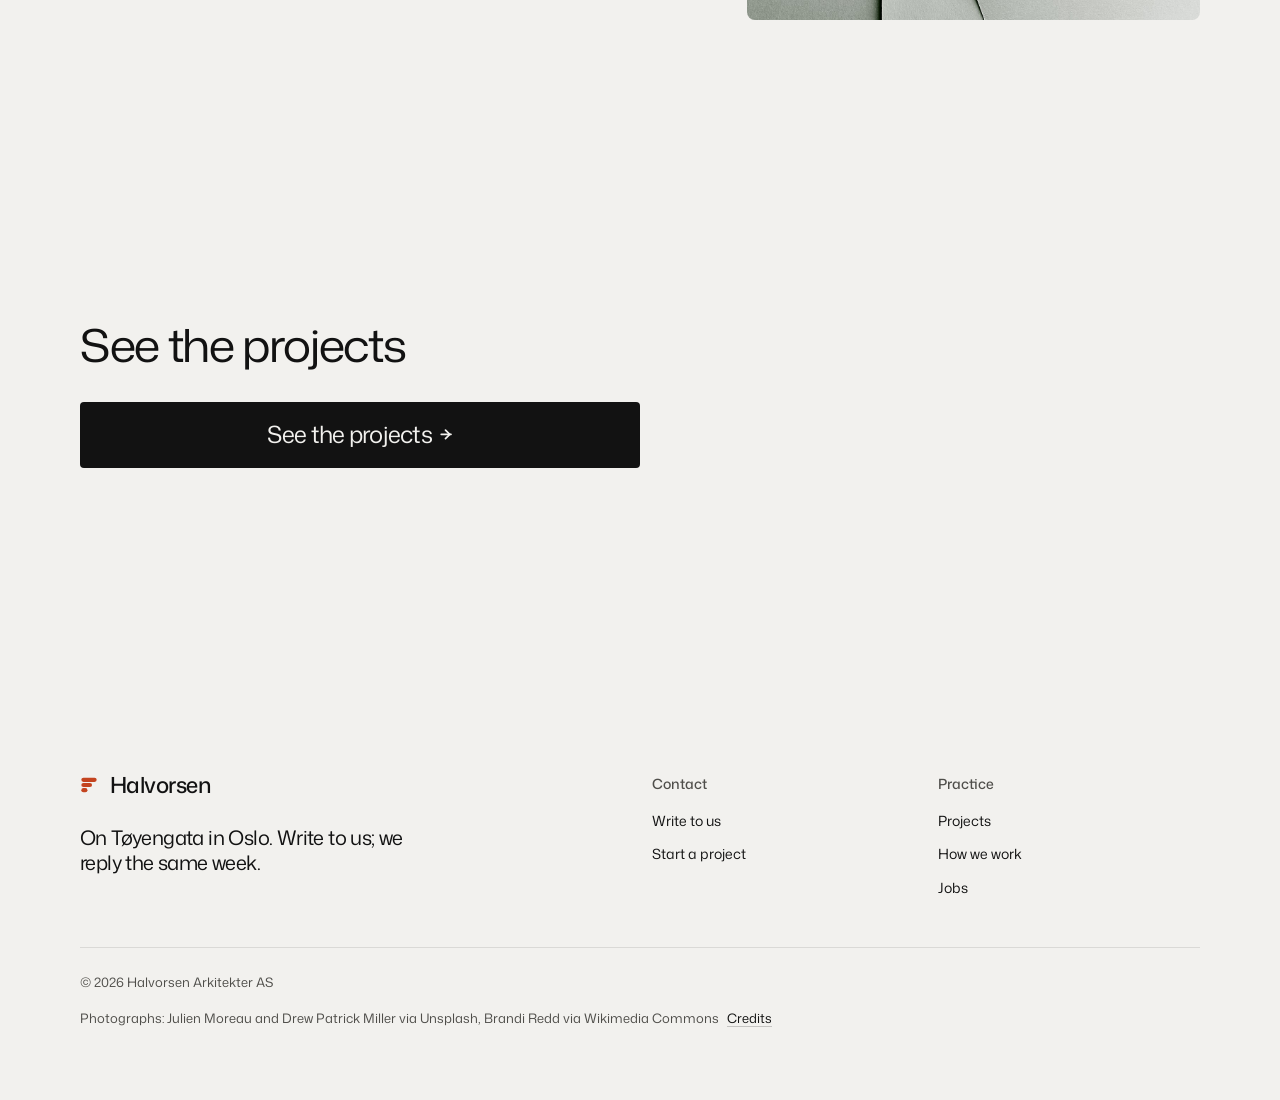
<file: assets/layout/hero-editorial.html>
<!doctype html>
<!-- layout v4 demo: hero-editorial (references/layout-v4.md, heroes.json "editorial"). type: service. fonts: mona (letters: wdth). -->
<html lang="en" data-type="service" data-radius="sharp" data-ground="sky" data-buttons="tonal">
<head>
<meta charset="utf-8">
<meta name="viewport" content="width=device-width, initial-scale=1">
<meta name="site-kind" content="other">
<title>Halvorsen Arkitekter: schools and libraries in Oslo</title>
<meta name="description" content="A practice of 24 architects in Oslo. 31 schools and 9 libraries in timber and brick since 2004.">
<link rel="preconnect" href="https://fonts.googleapis.com"><link rel="preconnect" href="https://fonts.gstatic.com" crossorigin>
<link href="https://fonts.googleapis.com/css2?family=Mona+Sans:wdth,wght@75..125,200..900&display=swap" rel="stylesheet">
<link rel="stylesheet" href="../system.css">
<link rel="stylesheet" href="../ui/cards.css">
<link rel="stylesheet" href="layout.css">
<style>
:root {
  --p-bg: #f2f1ee; --p-surface: #e6e5e1; --p-ink: #121212; --p-muted: #4f4e4a;
  --p-accent: #c4441f; --p-accent-ink: #ffffff; --p-action: #121212; --p-action-ink: #f2f1ee;
  --p-inv-bg: #121212; --p-inv-surface: #1d1d1c; --p-inv-ink: #f2f1ee; --p-inv-muted: #a9a8a3;
  --p-inv-accent: #ee7a52; --p-inv-accent-ink: #121212; --p-inv-action: #f2f1ee; --p-inv-action-ink: #121212;
  --font-display: "Mona Sans", system-ui, sans-serif; --font-text: "Mona Sans", system-ui, sans-serif;
  --display-weight: 400; --display-tracking: -0.03em; --display-tracking-xl: -0.04em; --display-stretch: 108%; --ly-scale: .94;
}
.model__photo { position: relative; overflow: hidden; border-radius: var(--r-lg); height: min(600px, var(--ly-fit)); }
.model__photo img { position: absolute; inset: 0; width: 100%; height: 100%; object-fit: cover; }
.steps-n > li { grid-template-columns: 56px minmax(0, 1fr) auto; }
.steps-n .rows__n { grid-row: 1 / span 2; font: 600 var(--t-small)/1.6 var(--font-text); color: var(--muted); font-variant-numeric: tabular-nums; }
.steps-n .rows__value { grid-column: 3; color: var(--muted); }
.steps-n > li > p { grid-column: 2; }
@media (max-width: 1023px) { .model__photo { height: auto; aspect-ratio: 4 / 3; margin-top: var(--s-7); } }
@media (max-width: 479px) { .steps-n > li { grid-template-columns: 32px minmax(0, 1fr) auto; } }
</style>
</head>
<body>
<header class="nav">
  <div class="wrap nav__bar">
    <a class="nav__logo" href="#top"><span class="mark" data-mark="stack" aria-hidden="true"></span>Halvorsen</a>
    <nav class="nav__links" aria-label="Main">
      <div class="nav__item">
        <a class="nav__link" href="#model">Projects <svg class="chev" viewBox="0 0 12 12" aria-hidden="true"><path d="M3 4.5l3 3 3-3" fill="none" stroke="currentColor" stroke-width="1.5" stroke-linecap="round" stroke-linejoin="round"/></svg></a>
        <div class="nav__menu">
          <div class="wrap grid">
            <div class="menu-col span-3"><p class="t-label">Building</p><a href="#model">Schools<span>31 since 2004</span></a><a href="#model">Libraries<span>9, three under way</span></a><a href="#model">Housing<span>Timber blocks for co-ops</span></a></div>
            <div class="menu-col span-3"><p class="t-label">Practice</p><a href="#model">How we work<span>Four stages, one team</span></a><a href="#model">People<span>24 architects, 3 engineers</span></a></div>
          </div>
        </div>
      </div>
      <div class="nav__item"><a class="nav__link" href="#model">Practice</a></div>
      <div class="nav__item"><a class="nav__link" href="#model">Writing</a></div>
      <div class="nav__item"><a class="nav__link" href="#talk">Jobs</a></div>
    </nav>
    <div class="nav__actions">
      <a class="nav__link" href="#talk">Norsk</a>
      <a class="btn btn--primary" href="#talk">Talk to us</a>
    </div>
    <button class="nav__toggle" type="button" aria-expanded="false" aria-label="Menu"><svg width="18" height="18" viewBox="0 0 18 18" aria-hidden="true"><path d="M2 5h14M2 13h14" stroke="currentColor" stroke-width="1.6" stroke-linecap="round"/></svg></button>
  </div>
</header>

<main id="top">
  <section class="hero hero--editorial" data-enter aria-labelledby="hero-h">
    <div class="wrap"><div class="hero-text hero__in">
      <h1 id="hero-h" data-ly-letters="wdth" aria-label="We design schools and libraries">We design <span class="ly-pic" style="--w: 2.1em; --ly-pos: 50% 70%" aria-hidden="true"><img src="img/photo-1081.jpg" alt="" fetchpriority="high"></span> schools and <span class="ly-pic" style="--w: 1.7em; --d: .55s; --ly-pos: 50% 78%" aria-hidden="true"><img src="img/photo-949.jpg" alt=""></span> libraries</h1>
      <div class="grid hero__foot">
        <p class="hero__lead span-6">Halvorsen is a practice of 24 architects in Oslo. Since 2004 we have built 31 schools and 9 libraries in timber and brick, most of them for the city.</p>
        <div class="btn-row span-4 start-9"><a class="btn btn--primary" href="#model">See the projects</a><a class="btn btn--secondary" href="#talk">Talk to us</a></div>
      </div>
    </div></div>
  </section>

  <section class="section" id="model" aria-labelledby="model-h">
    <div class="wrap grid grid--middle">
      <div class="span-6">
        <div class="section-head">
          <h2 id="model-h">Every building starts as a card model. <span class="muted">The school sees it before we draw a line.</span></h2>
        </div>
        <ol class="rows steps-n">
          <li><span class="rows__n">01</span><span class="rows__name">Brief with the people who will use it</span><span class="rows__value">4 weeks</span><p>Teachers, librarians, caretakers and pupils, in their building.</p></li>
          <li><span class="rows__n">02</span><span class="rows__name">Card models, three of them</span><span class="rows__value">6 weeks</span><p>One picked, two kept for the parts people liked.</p></li>
          <li><span class="rows__n">03</span><span class="rows__name">Drawings and the planning application</span><span class="rows__value">5 months</span></li>
          <li><span class="rows__n">04</span><span class="rows__name">On site every week until the keys</span><span class="rows__value">14 to 22 months</span></li>
        </ol>
      </div>
      <div class="span-5 start-8">
        <div class="model__photo"><img src="img/photo-c823.jpg" alt="Overlapping sheets of pale grey-green card scattered at angles, seen from above" loading="lazy"></div>
      </div>
    </div>
  </section>
</main>

<footer class="footer closing" id="talk" aria-labelledby="close-h">
  <div class="wrap">
    <div class="closing__cta close--type">
      <div class="section-head"><h2 id="close-h">See the projects</h2></div>
      <a class="btn btn--primary btn--xl" href="#model">See the projects<svg class="m-arrow" viewBox="0 0 12 12" aria-hidden="true"><path class="m-arrow__stem" d="M1 6h8"/><path class="m-arrow__head" d="M4.5 2.5 8 6l-3.5 3.5"/></svg></a>
    </div>
    <div class="closing__links">
      <div class="grid">
        <div class="span-6 stack-5">
          <a class="nav__logo" href="#top"><span class="mark" data-mark="stack" aria-hidden="true"></span>Halvorsen</a>
          <p class="footer__lede">On Tøyengata in Oslo. Write to us; we reply the same week.</p>
        </div>
        <div class="span-3 start-7 footer__col"><h4>Contact</h4><ul><li><a href="mailto:post@halvorsen.example">Write to us</a></li><li><a href="mailto:post@halvorsen.example?subject=New%20project">Start a project</a></li></ul></div>
        <div class="span-3 footer__col"><h4>Practice</h4><ul><li><a href="#model">Projects</a></li><li><a href="#model">How we work</a></li><li><a href="#talk">Jobs</a></li></ul></div>
      </div>
      <div class="footer__legal">
        <span>&copy; 2026 Halvorsen Arkitekter AS</span>
        <details class="credits"><summary>Photographs: Julien Moreau and Drew Patrick Miller via Unsplash, Brandi Redd via Wikimedia Commons</summary><p>Building corner by Julien Moreau and a white atrium under a skylight by Drew Patrick Miller (Unsplash License); card sheets by Brandi Redd (CC0), via Wikimedia Commons.</p></details>
      </div>
    </div>
  </div>
</footer>
<script type="module" src="../system.js"></script>
<script type="module" src="layout.js"></script>
</body>
</html>
</file>
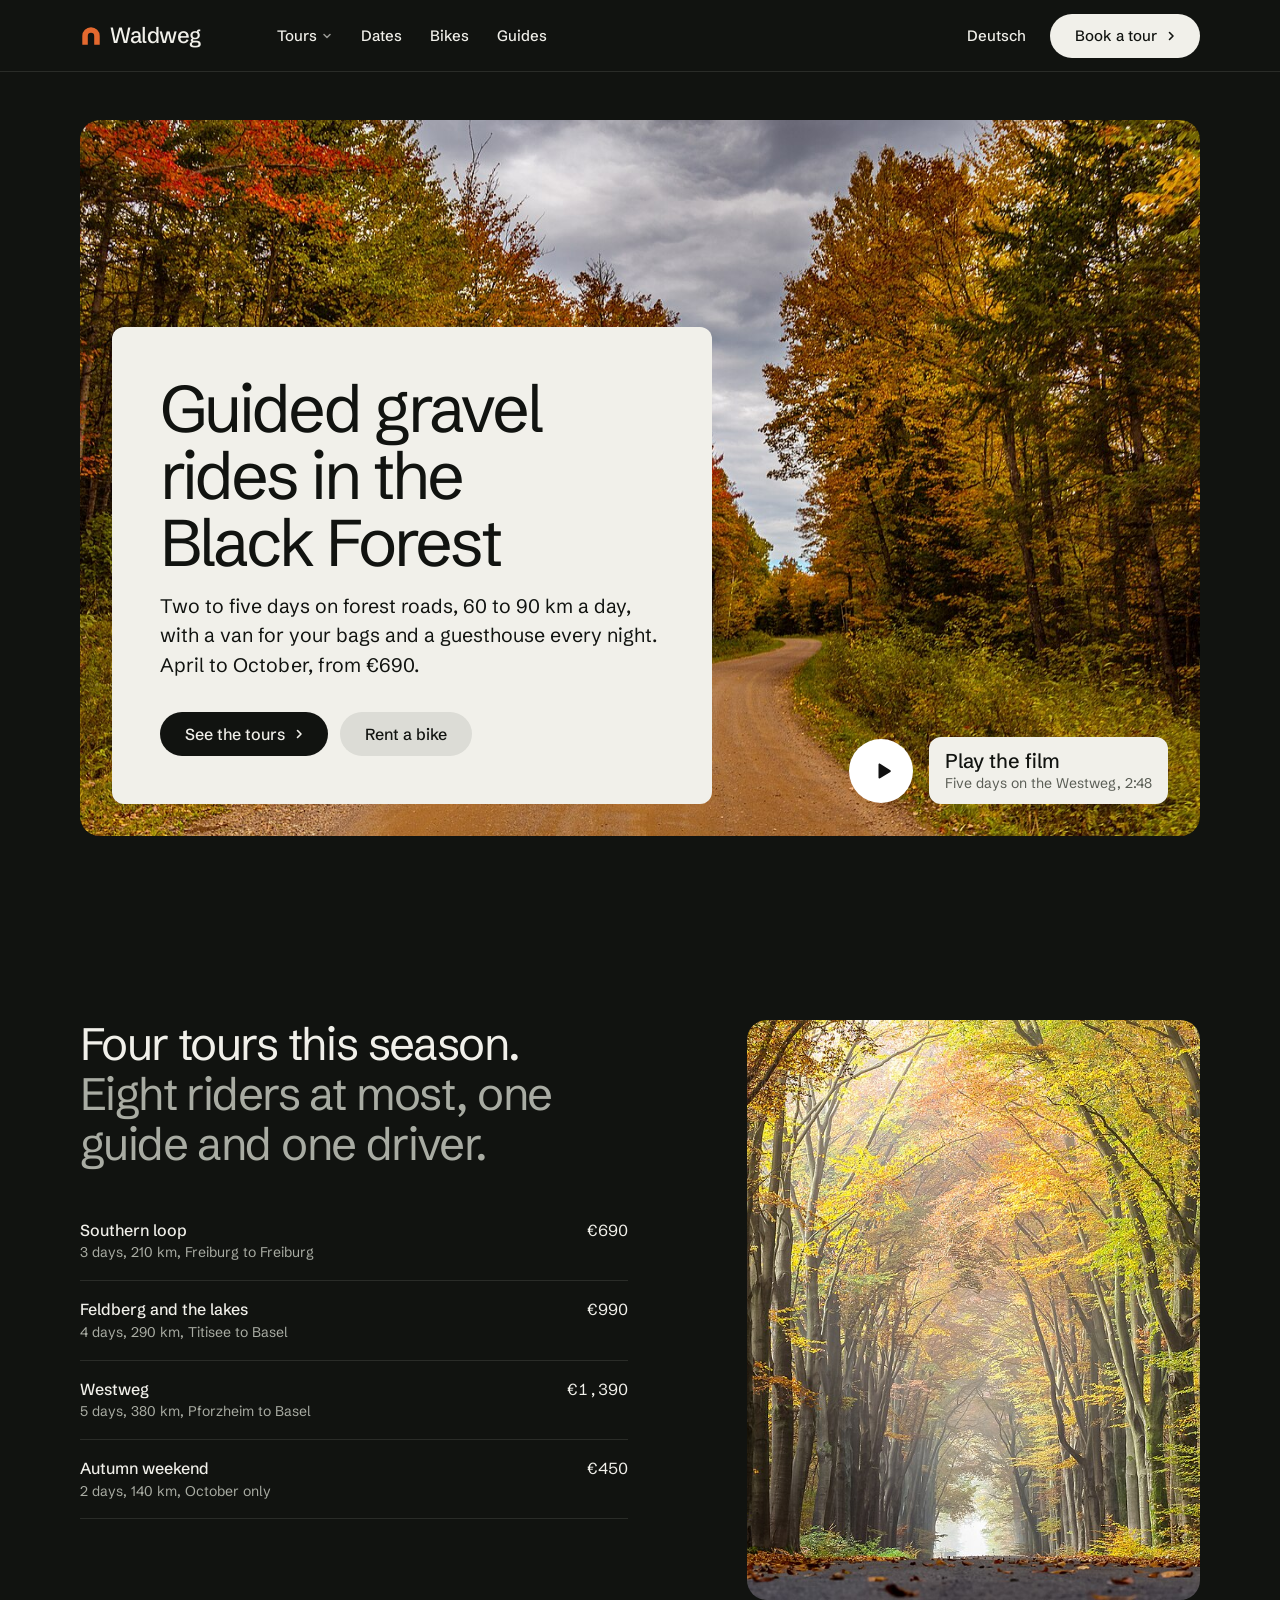
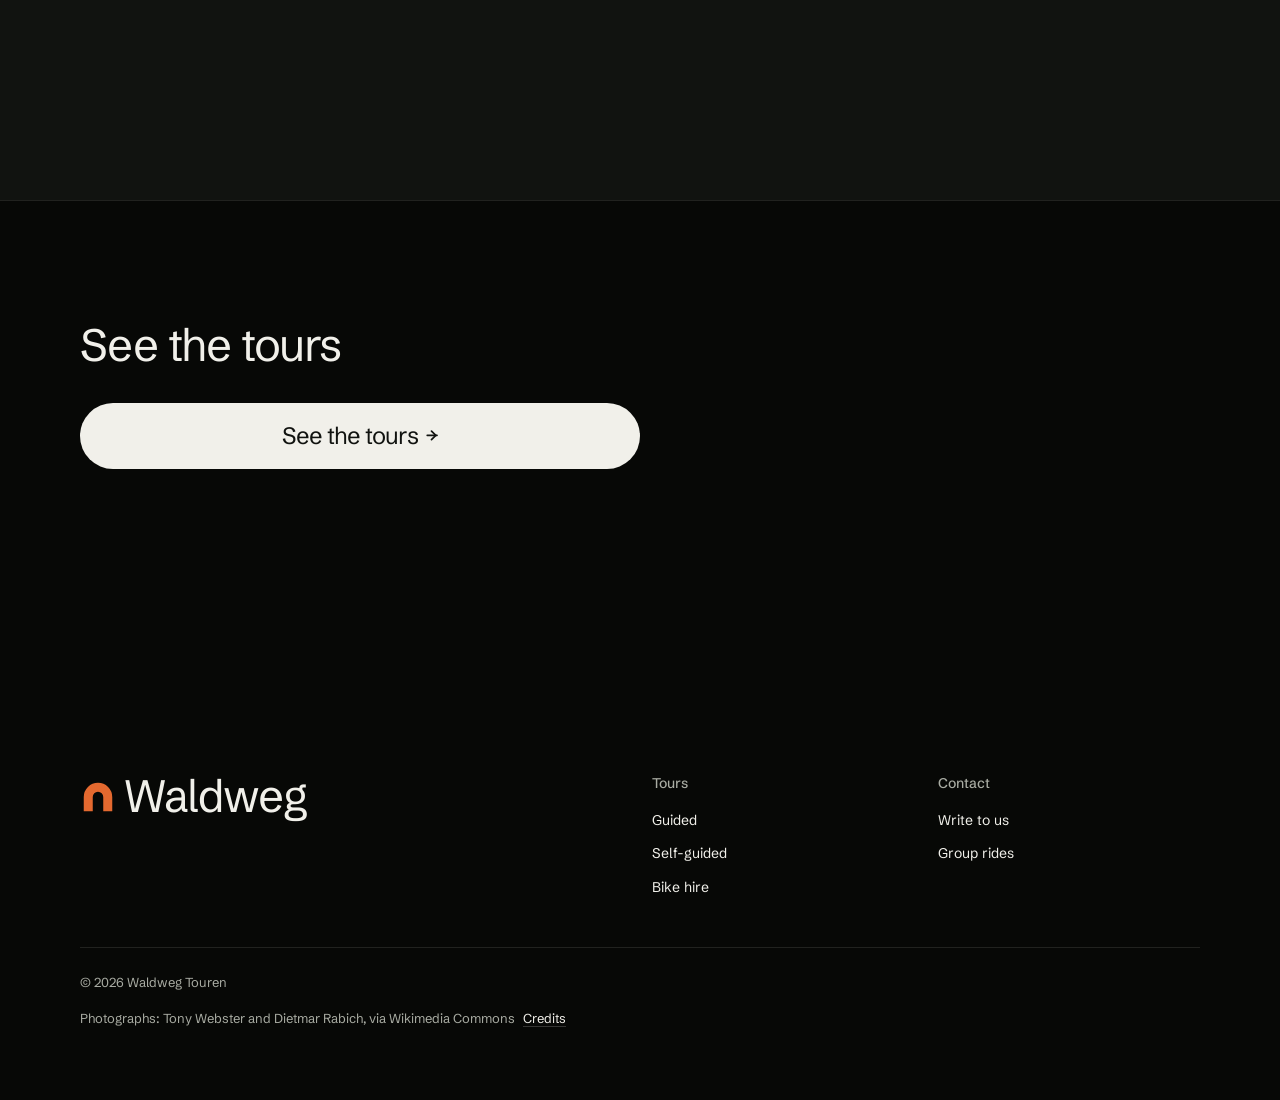
<file: assets/layout/hero-film.html>
<!doctype html>
<!-- layout v4 demo: hero-film (references/layout-v4.md, heroes.json "film"). type: service. fonts: schibsted. dark page. -->
<html lang="en" data-type="service" data-radius="soft" data-ground="sage" data-buttons="pill">
<head>
<meta charset="utf-8">
<meta name="viewport" content="width=device-width, initial-scale=1">
<meta name="site-kind" content="other">
<title>Waldweg Touren: guided gravel rides in the Black Forest</title>
<meta name="description" content="Two- to five-day guided gravel tours in the Black Forest, with a van for your bags and a guesthouse every night. From €690.">
<link rel="preconnect" href="https://fonts.googleapis.com"><link rel="preconnect" href="https://fonts.gstatic.com" crossorigin>
<link href="https://fonts.googleapis.com/css2?family=Schibsted+Grotesk:wght@400..900&display=swap" rel="stylesheet">
<link rel="stylesheet" href="../system.css">
<link rel="stylesheet" href="../ui/cards.css">
<link rel="stylesheet" href="layout.css">
<style>
:root {
  --p-bg: #111310; --p-surface: #1b1e1a; --p-ink: #f1f0ea; --p-muted: #a9aca3;
  --p-accent: #e4692f; --p-accent-ink: #111310; --p-action: #f1f0ea; --p-action-ink: #111310;
  --p-inv-bg: #f1f0ea; --p-inv-surface: #e5e3da; --p-inv-ink: #111310; --p-inv-muted: #5a5d55;
  --p-inv-accent: #b9471a; --p-inv-accent-ink: #ffffff; --p-inv-action: #111310; --p-inv-action-ink: #f1f0ea;
  --font-display: "Schibsted Grotesk", system-ui, sans-serif; --font-text: "Schibsted Grotesk", system-ui, sans-serif;
  --display-weight: 400; --display-tracking: -0.035em; --display-tracking-xl: -0.045em; --ly-scale: .98;
}
.tours__photo { position: relative; overflow: hidden; border-radius: var(--r-lg); height: min(580px, var(--ly-fit)); }
.tours__photo img { position: absolute; inset: 0; width: 100%; height: 100%; object-fit: cover; object-position: 50% 60%; }
.tour-rows .rows__name small { display: block; font-weight: 400; color: var(--muted); font-size: var(--t-small); }
@media (max-width: 1023px) { .tours__photo { height: auto; aspect-ratio: 4 / 5; margin-top: var(--s-7); } }
</style>
</head>
<body>
<header class="nav">
  <div class="wrap nav__bar">
    <a class="nav__logo" href="#top"><span class="mark" data-mark="arc" aria-hidden="true"></span>Waldweg</a>
    <nav class="nav__links" aria-label="Main">
      <div class="nav__item">
        <a class="nav__link" href="#tours">Tours <svg class="chev" viewBox="0 0 12 12" aria-hidden="true"><path d="M3 4.5l3 3 3-3" fill="none" stroke="currentColor" stroke-width="1.5" stroke-linecap="round" stroke-linejoin="round"/></svg></a>
        <div class="nav__menu">
          <div class="wrap grid">
            <div class="menu-col span-3"><p class="t-label">Guided</p><a href="#tours">Westweg, five days<span>380 km, from €1,390</span></a><a href="#tours">Southern loop, three days<span>210 km, from €690</span></a></div>
            <div class="menu-col span-3"><p class="t-label">On your own</p><a href="#tours">Self-guided routes<span>GPX, rooms and bag transfer</span></a><a href="#tours">Bike hire<span>Gravel bikes, sizes S to XL</span></a></div>
          </div>
        </div>
      </div>
      <div class="nav__item"><a class="nav__link" href="#tours">Dates</a></div>
      <div class="nav__item"><a class="nav__link" href="#tours">Bikes</a></div>
      <div class="nav__item"><a class="nav__link" href="#tours">Guides</a></div>
    </nav>
    <div class="nav__actions">
      <a class="nav__link" href="#tours">Deutsch</a>
      <a class="btn btn--primary" href="#tours">Book a tour</a>
    </div>
    <button class="nav__toggle" type="button" aria-expanded="false" aria-label="Menu"><svg width="18" height="18" viewBox="0 0 18 18" aria-hidden="true"><path d="M2 5h14M2 13h14" stroke="currentColor" stroke-width="1.6" stroke-linecap="round"/></svg></button>
  </div>
</header>

<main id="top">
  <section class="hero hero--film" data-enter aria-labelledby="hero-h">
    <div class="wrap"><div class="hero-text hero__in">
      <div class="hero__media hero__fill">
        <img src="img/photo-d540.jpg" alt="An orange gravel road bending through autumn forest under a stormy grey sky" style="--ly-pos: 50% 58%; --ly-pos-phone: 58% 50%" fetchpriority="high">
        <div class="hero__over">
          <div>
            <h1 id="hero-h">Guided gravel rides in the Black Forest</h1>
            <p class="hero__lead">Two to five days on forest roads, 60 to 90 km a day, with a van for your bags and a guesthouse every night. April to October, from €690.</p>
            <div class="btn-row"><a class="btn btn--primary" href="#tours">See the tours</a><a class="btn btn--secondary" href="#tours">Rent a bike</a></div>
          </div>
          <a class="ly-play" href="#tours">
            <span class="ly-play__disc"><svg viewBox="0 0 18 18" aria-hidden="true"><path d="M4.5 2.6v12.8c0 .8.9 1.3 1.6.9l10.3-6.4c.6-.4.6-1.3 0-1.7L6.1 1.7c-.7-.4-1.6.1-1.6.9Z" fill="currentColor"/></svg></span>
            <span class="ly-play__label">Play the film<small>Five days on the Westweg, 2:48</small></span>
          </a>
        </div>
      </div>
    </div></div>
  </section>

  <section class="section" id="tours" aria-labelledby="tours-h">
    <div class="wrap grid grid--middle">
      <div class="span-6">
        <div class="section-head">
          <h2 id="tours-h">Four tours this season. <span class="muted">Eight riders at most, one guide and one driver.</span></h2>
        </div>
        <ul class="rows tour-rows">
          <li><span class="rows__name">Southern loop<small>3 days, 210 km, Freiburg to Freiburg</small></span><span class="rows__value">€690</span></li>
          <li><span class="rows__name">Feldberg and the lakes<small>4 days, 290 km, Titisee to Basel</small></span><span class="rows__value">€990</span></li>
          <li><span class="rows__name">Westweg<small>5 days, 380 km, Pforzheim to Basel</small></span><span class="rows__value">€1,390</span></li>
          <li><span class="rows__name">Autumn weekend<small>2 days, 140 km, October only</small></span><span class="rows__value">€450</span></li>
        </ul>
      </div>
      <div class="span-5 start-8">
        <div class="tours__photo"><img src="img/photo-d534.jpg" alt="A forest lane under an arch of golden autumn beeches, with soft mist and leaves on the road" loading="lazy"></div>
      </div>
    </div>
  </section>
</main>

<footer class="footer closing footer--dark ground-inverse" aria-labelledby="close-h">
  <div class="wrap">
    <div class="closing__cta close--type">
      <div class="section-head"><h2 id="close-h">See the tours</h2></div>
      <a class="btn btn--primary btn--xl" href="#tours">See the tours<svg class="m-arrow" viewBox="0 0 12 12" aria-hidden="true"><path class="m-arrow__stem" d="M1 6h8"/><path class="m-arrow__head" d="M4.5 2.5 8 6l-3.5 3.5"/></svg></a>
    </div>
    <div class="closing__links">
      <div class="grid">
        <div class="span-6 stack-5">
          <a class="footer__mark" href="#top"><span class="mark" data-mark="arc" aria-hidden="true"></span>Waldweg</a>
        </div>
        <div class="span-3 start-7 footer__col"><h4>Tours</h4><ul><li><a href="#tours">Guided</a></li><li><a href="#tours">Self-guided</a></li><li><a href="#tours">Bike hire</a></li></ul></div>
        <div class="span-3 footer__col"><h4>Contact</h4><ul><li><a href="mailto:ride@waldweg.example">Write to us</a></li><li><a href="#top">Group rides</a></li></ul></div>
      </div>
      <div class="footer__legal">
        <span>&copy; 2026 Waldweg Touren</span>
        <details class="credits"><summary>Photographs: Tony Webster and Dietmar Rabich, via Wikimedia Commons</summary><p>Gravel road in autumn by Tony Webster (CC BY 2.0); beech lane by Dietmar Rabich (CC BY-SA 4.0); both via Wikimedia Commons.</p></details>
      </div>
    </div>
  </div>
</footer>
<script type="module" src="../system.js"></script>
<script type="module" src="layout.js"></script>
</body>
</html>
</file>
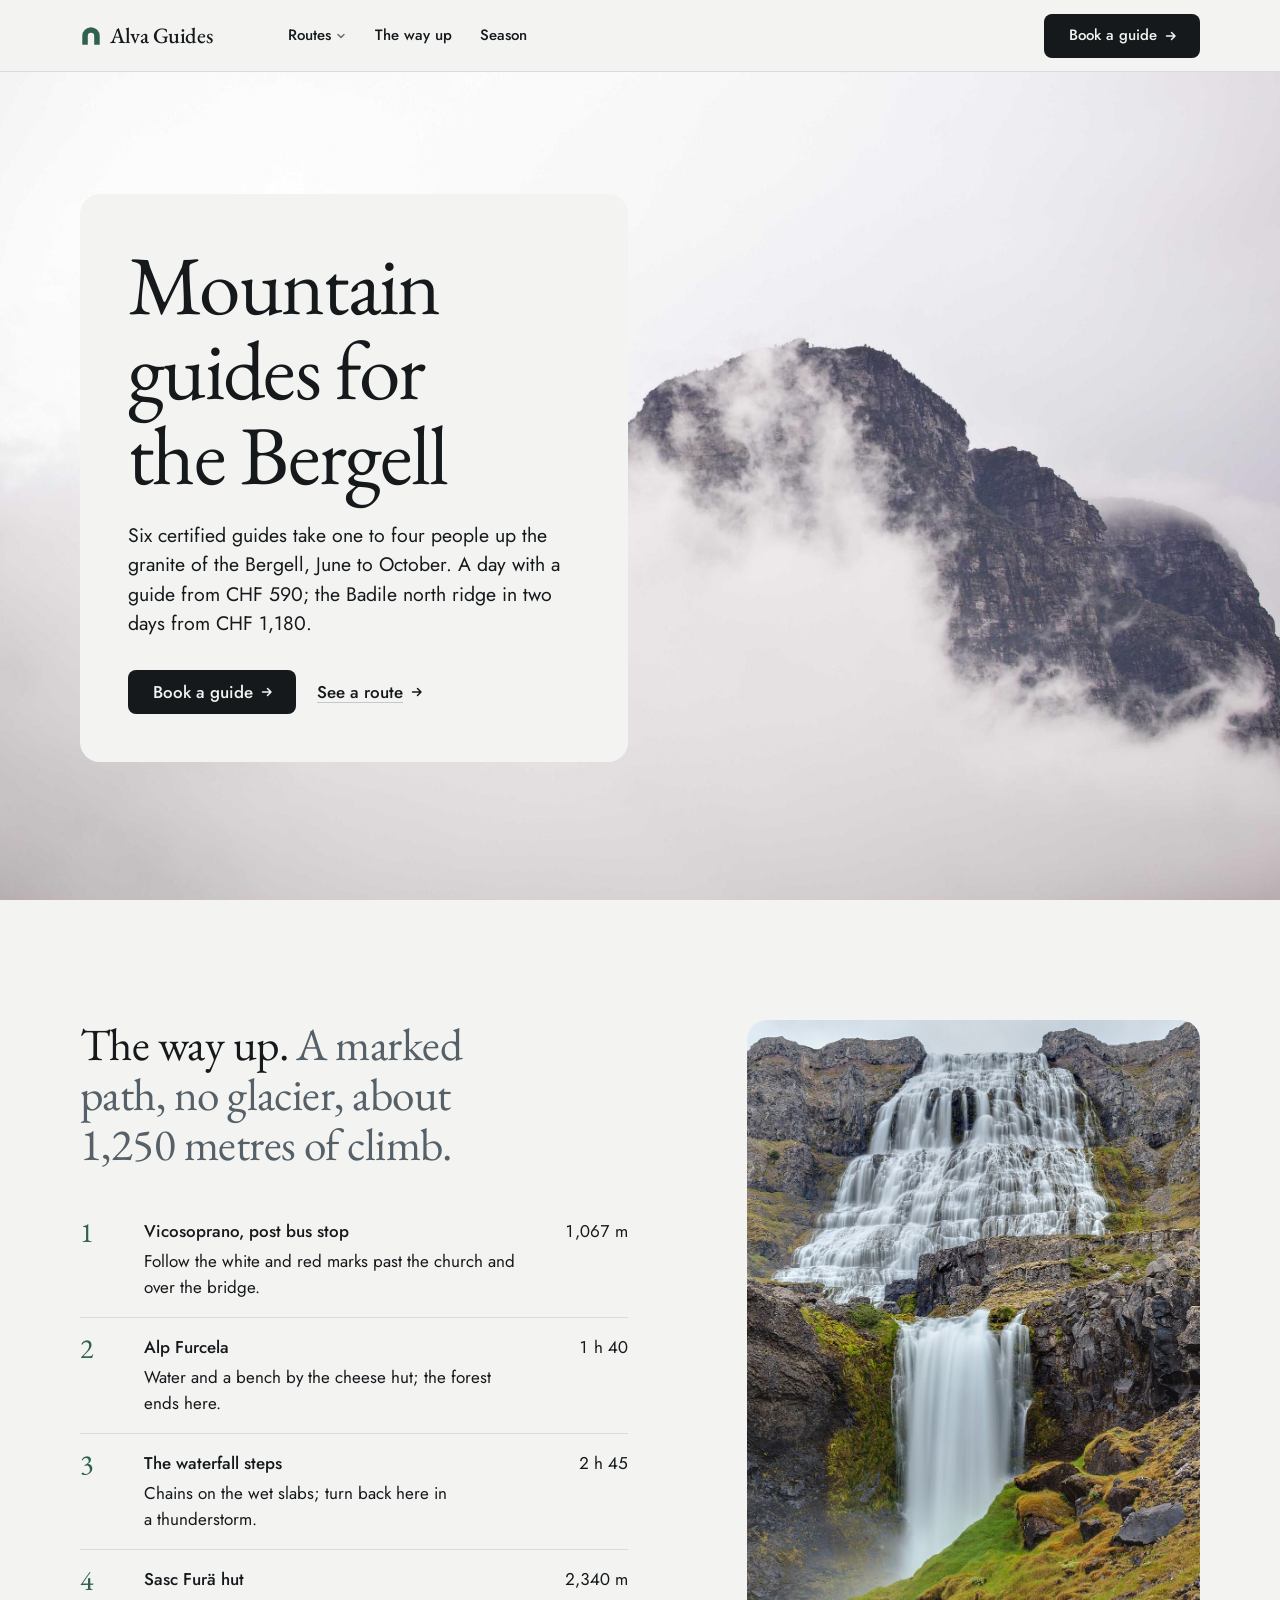
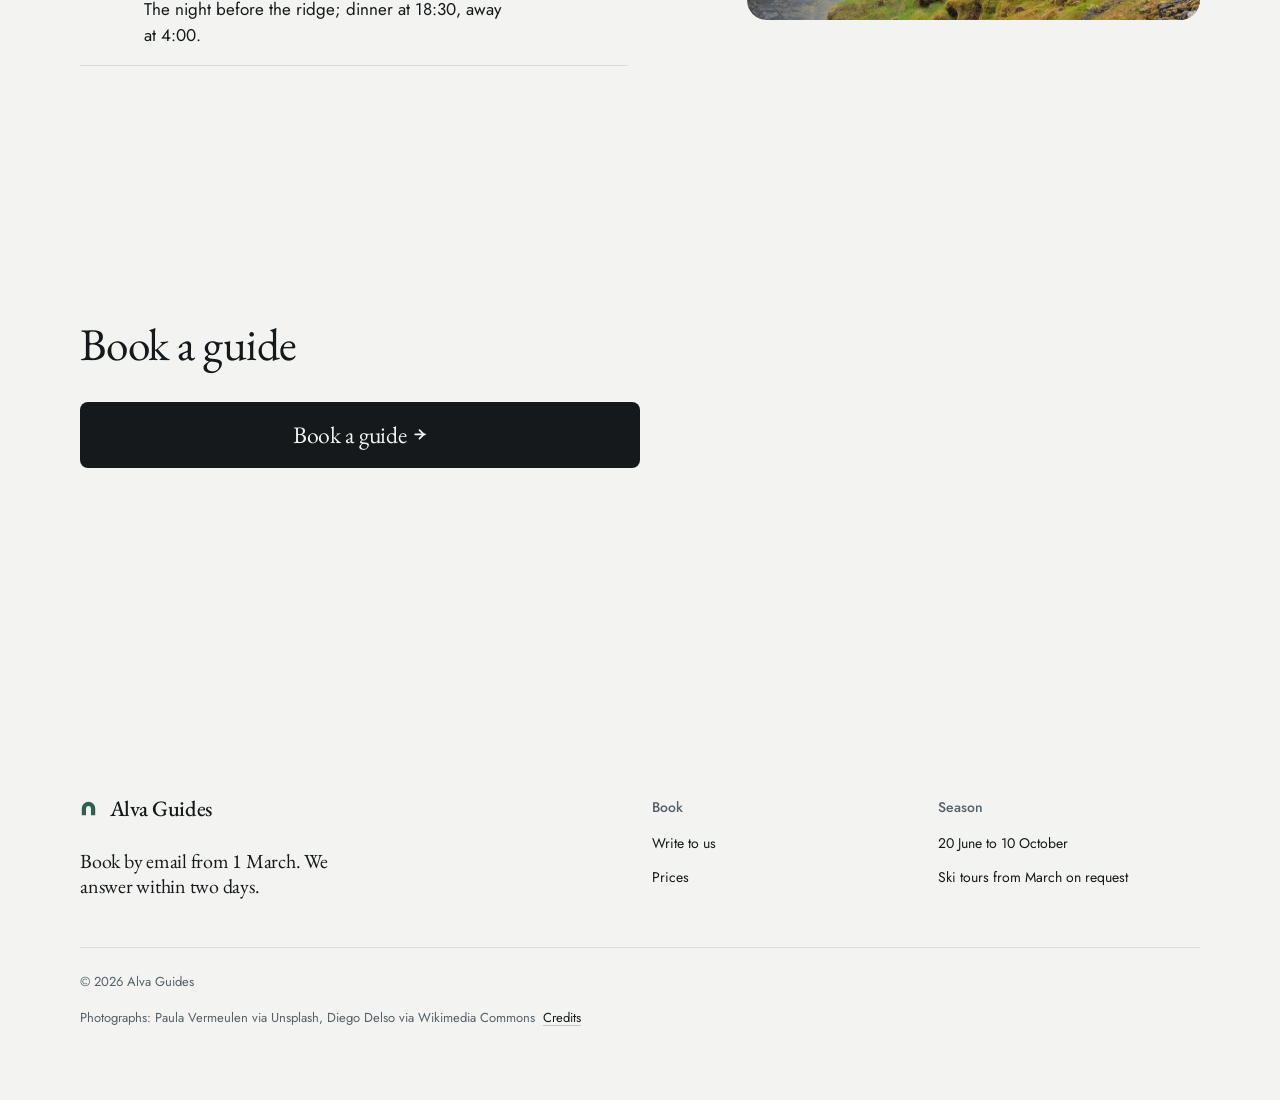
<file: assets/layout/hero-photo.html>
<!doctype html>
<!-- layout v4 demo: hero-photo (references/layout-v4.md, heroes.json "photo"). type: service. fonts: garamond. nav: float. -->
<html lang="en" data-type="service" data-radius="soft" data-ground="sky" data-buttons="arrow">
<head>
<meta charset="utf-8">
<meta name="viewport" content="width=device-width, initial-scale=1">
<meta name="site-kind" content="other">
<title>Alva Guides: mountain guides in the Bergell</title>
<meta name="description" content="Certified mountain guides in the Bergell: guided climbs and high routes for one to four people, June to October, from CHF 590 a day.">
<link rel="preconnect" href="https://fonts.googleapis.com"><link rel="preconnect" href="https://fonts.gstatic.com" crossorigin>
<link href="https://fonts.googleapis.com/css2?family=EB+Garamond:wght@400..700&family=Jost:wght@400..500&display=swap" rel="stylesheet">
<link rel="stylesheet" href="../system.css">
<link rel="stylesheet" href="../ui/cards.css">
<link rel="stylesheet" href="layout.css">
<style>
:root {
  --p-bg: #f3f4f1; --p-surface: #e7e9e4; --p-ink: #15191c; --p-muted: #566068;
  --p-accent: #2f6150; --p-accent-ink: #ffffff; --p-action: #15191c; --p-action-ink: #f3f4f1;
  --p-inv-bg: #15191c; --p-inv-surface: #1f2428; --p-inv-ink: #f3f4f1; --p-inv-muted: #a9b1b7;
  --p-inv-accent: #8cc0a8; --p-inv-accent-ink: #15191c; --p-inv-action: #f3f4f1; --p-inv-action-ink: #15191c;
  --font-display: "EB Garamond", Georgia, serif; --font-text: "Jost", system-ui, sans-serif;
  --display-weight: 400; --display-tracking: -0.012em; --display-tracking-xl: -0.02em; --ly-scale: 1.12; --t-body: 17px;
}
.way__photo { position: relative; overflow: hidden; border-radius: var(--r-lg); height: min(600px, var(--ly-fit)); }
.way__photo img { position: absolute; inset: 0; width: 100%; height: 100%; object-fit: cover; object-position: 50% 40%; }
.legs { counter-reset: leg; }
.legs > li { grid-template-columns: 40px minmax(0, 1fr) auto; }
.legs > li::before { counter-increment: leg; content: counter(leg); grid-row: 1 / span 2; font: 400 var(--t-h3)/1 var(--font-display); color: var(--accent); }
.legs .rows__value { grid-column: 3; }
.legs > li > p { grid-column: 2; }
@media (max-width: 1023px) { .way__photo { height: auto; aspect-ratio: 4 / 3; margin-top: var(--s-7); } }
</style>
</head>
<body>
<header class="nav">
  <div class="wrap nav__bar">
    <a class="nav__logo" href="#top"><span class="mark" data-mark="arc" aria-hidden="true"></span>Alva Guides</a>
    <nav class="nav__links" aria-label="Main">
      <div class="nav__item">
        <a class="nav__link" href="#way">Routes <svg class="chev" viewBox="0 0 12 12" aria-hidden="true"><path d="M3 4.5l3 3 3-3" fill="none" stroke="currentColor" stroke-width="1.5" stroke-linecap="round" stroke-linejoin="round"/></svg></a>
        <div class="nav__menu">
          <div class="wrap grid">
            <div class="menu-col span-4"><p class="t-label">Climbs</p><a href="#way">Badile north ridge<span>Two days, from CHF 1,180</span></a><a href="#way">Cengalo south face<span>One day, from CHF 590</span></a></div>
            <div class="menu-col span-4"><p class="t-label">Walks</p><a href="#way">High route in five days<span>Hut to hut, from CHF 2,400</span></a><a href="#way">A first climb<span>For two, from CHF 690</span></a></div>
          </div>
        </div>
      </div>
      <div class="nav__item"><a class="nav__link" href="#way">The way up</a></div>
      <div class="nav__item"><a class="nav__link" href="#season">Season</a></div>
    </nav>
    <div class="nav__actions">
      <a class="btn btn--primary" href="#book">Book a guide</a>
    </div>
    <button class="nav__toggle" type="button" aria-expanded="false" aria-label="Menu"><svg width="18" height="18" viewBox="0 0 18 18" aria-hidden="true"><path d="M2 5h14M2 13h14" stroke="currentColor" stroke-width="1.6" stroke-linecap="round"/></svg></button>
  </div>
</header>

<main id="top">
  <section class="hero hero--photo" data-enter data-calm="left" aria-labelledby="hero-h">
    <img class="hero__bg" src="img/photo-465.jpg" alt="A dark rocky peak rising out of thick white cloud" style="--ly-pos: 50% 50%; --ly-pos-phone: 80% 50%" fetchpriority="high">
    <div class="wrap"><div class="hero-text">
      <div class="hero__text">
        <h1 id="hero-h">Mountain guides for the Bergell</h1>
        <p class="hero__lead">Six certified guides take one to four people up the granite of the Bergell, June to October. A day with a guide from CHF 590; the Badile north ridge in two days from CHF 1,180.</p>
        <div class="btn-row"><a class="btn btn--primary" href="#book">Book a guide</a><a class="btn btn--secondary" href="#way">See a route</a></div>
      </div>
      <dl class="hero__facts" id="season">
        <div><dt>Guides</dt><dd>Six, IFMGA certified</dd></div>
        <div><dt>Season</dt><dd>20 June to 10 October</dd></div>
        <div><dt>Group</dt><dd>One to four people</dd></div>
        <div><dt>Meet</dt><dd>Vicosoprano, 6:00</dd></div>
      </dl>
    </div></div>
  </section>

  <section class="section" id="way" aria-labelledby="way-h">
    <div class="wrap grid grid--middle">
      <div class="span-6">
        <div class="section-head">
          <h2 id="way-h">The way up. <span class="muted">A marked path, no glacier, about 1,250 metres of climb.</span></h2>
        </div>
        <ol class="rows legs">
          <li><span class="rows__name">Vicosoprano, post bus stop</span><span class="rows__value">1,067 m</span><p>Follow the white and red marks past the church and over the bridge.</p></li>
          <li><span class="rows__name">Alp Furcela</span><span class="rows__value">1 h 40</span><p>Water and a bench by the cheese hut; the forest ends here.</p></li>
          <li><span class="rows__name">The waterfall steps</span><span class="rows__value">2 h 45</span><p>Chains on the wet slabs; turn back here in a thunderstorm.</p></li>
          <li><span class="rows__name">Sasc Furä hut</span><span class="rows__value">2,340 m</span><p>The night before the ridge; dinner at 18:30, away at 4:00.</p></li>
        </ol>
      </div>
      <div class="span-5 start-8">
        <div class="way__photo"><img src="img/photo-c400.jpg" alt="A waterfall spreading over dark basalt steps above a mossy slope" loading="lazy"></div>
      </div>
    </div>
  </section>
</main>

<footer class="footer closing" id="book" aria-labelledby="close-h">
  <div class="wrap">
    <div class="closing__cta close--type">
      <div class="section-head"><h2 id="close-h">Book a guide</h2></div>
      <a class="btn btn--primary btn--xl" href="#book">Book a guide<svg class="m-arrow" viewBox="0 0 12 12" aria-hidden="true"><path class="m-arrow__stem" d="M1 6h8"/><path class="m-arrow__head" d="M4.5 2.5 8 6l-3.5 3.5"/></svg></a>
    </div>
    <div class="closing__links">
      <div class="grid">
        <div class="span-6 stack-5">
          <a class="nav__logo" href="#top"><span class="mark" data-mark="arc" aria-hidden="true"></span>Alva Guides</a>
          <p class="footer__lede">Book by email from 1 March. We answer within two days.</p>
        </div>
        <div class="span-3 start-7 footer__col"><h4>Book</h4><ul><li><a href="mailto:book@alva-guides.example">Write to us</a></li><li><a href="#book">Prices</a></li></ul></div>
        <div class="span-3 footer__col"><h4>Season</h4><ul><li>20 June to 10 October</li><li>Ski tours from March on request</li></ul></div>
      </div>
      <div class="footer__legal">
        <span>&copy; 2026 Alva Guides</span>
        <details class="credits"><summary>Photographs: Paula Vermeulen via Unsplash, Diego Delso via Wikimedia Commons</summary><p>Peak in cloud by Paula Vermeulen (Unsplash License); waterfall by Diego Delso (CC BY-SA 4.0), via Wikimedia Commons.</p></details>
      </div>
    </div>
  </div>
</footer>
<script type="module" src="../system.js"></script>
<script type="module" src="layout.js"></script>
</body>
</html>
</file>
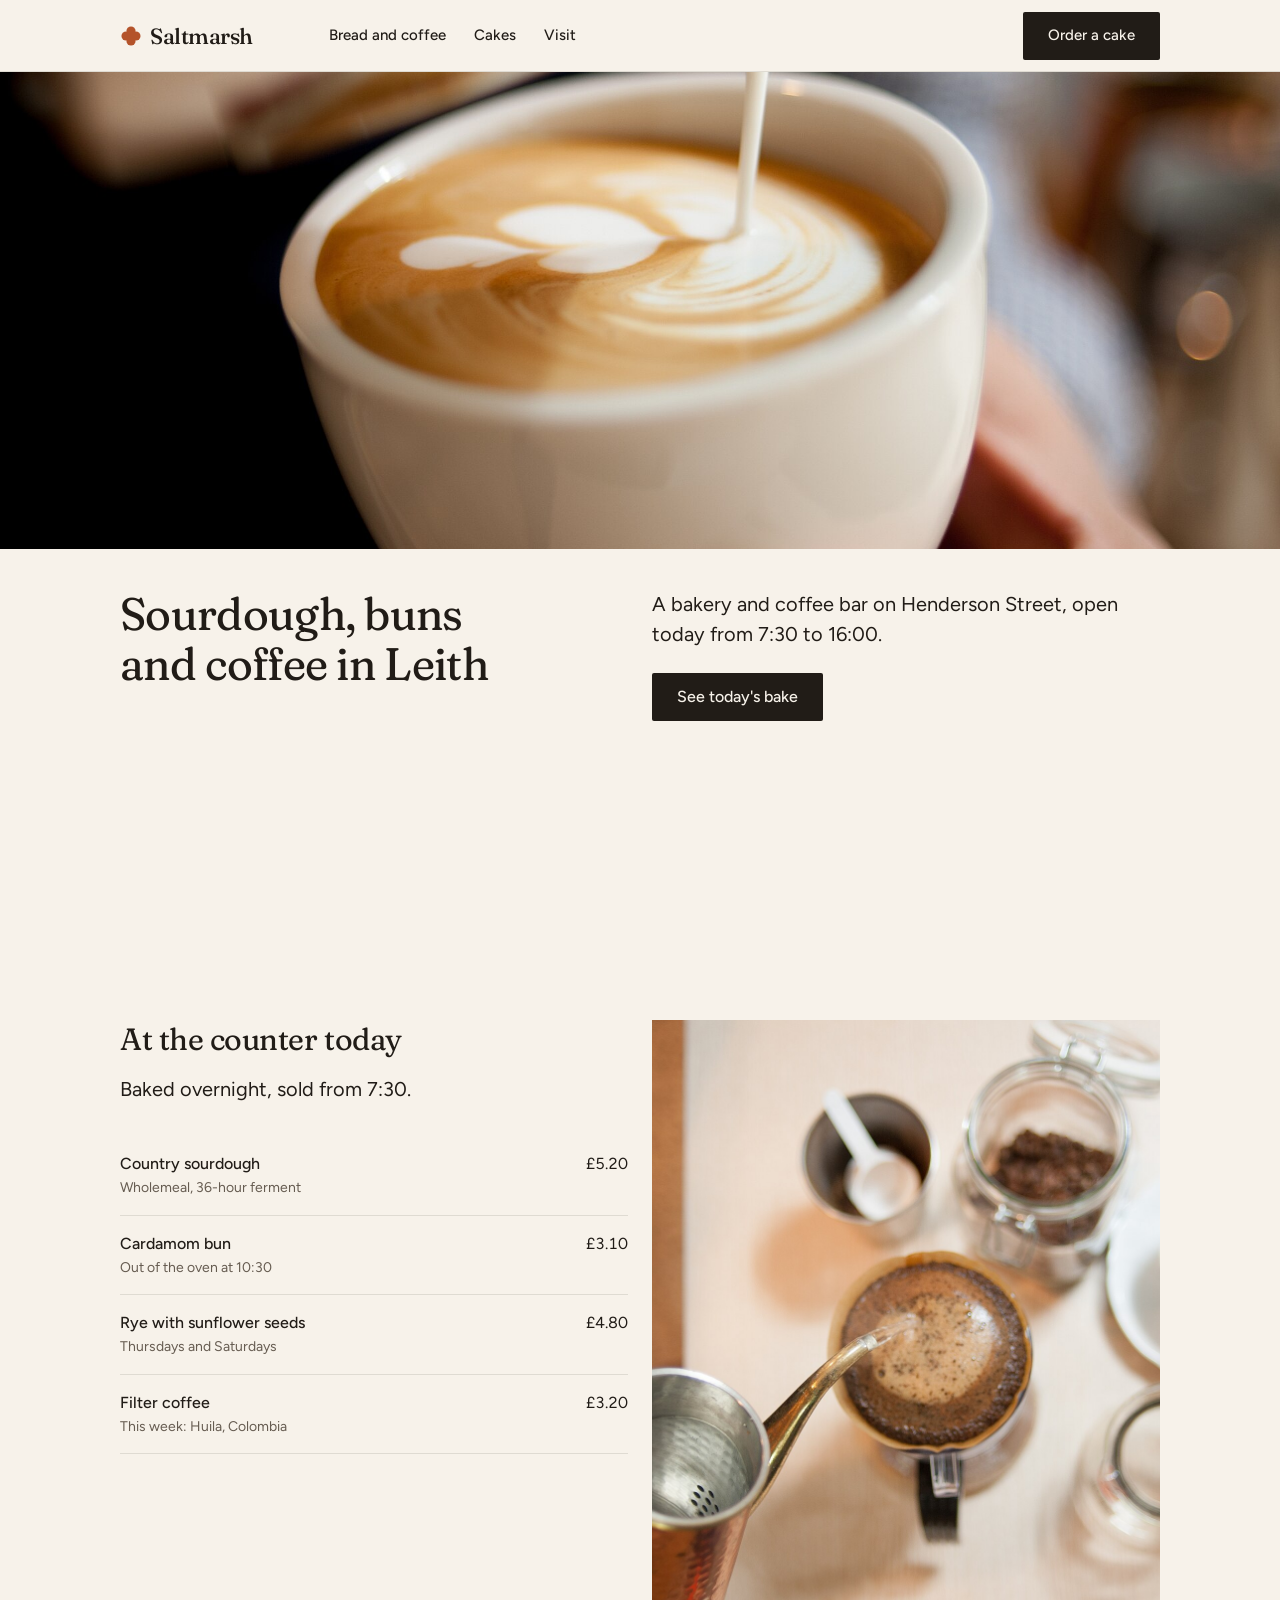
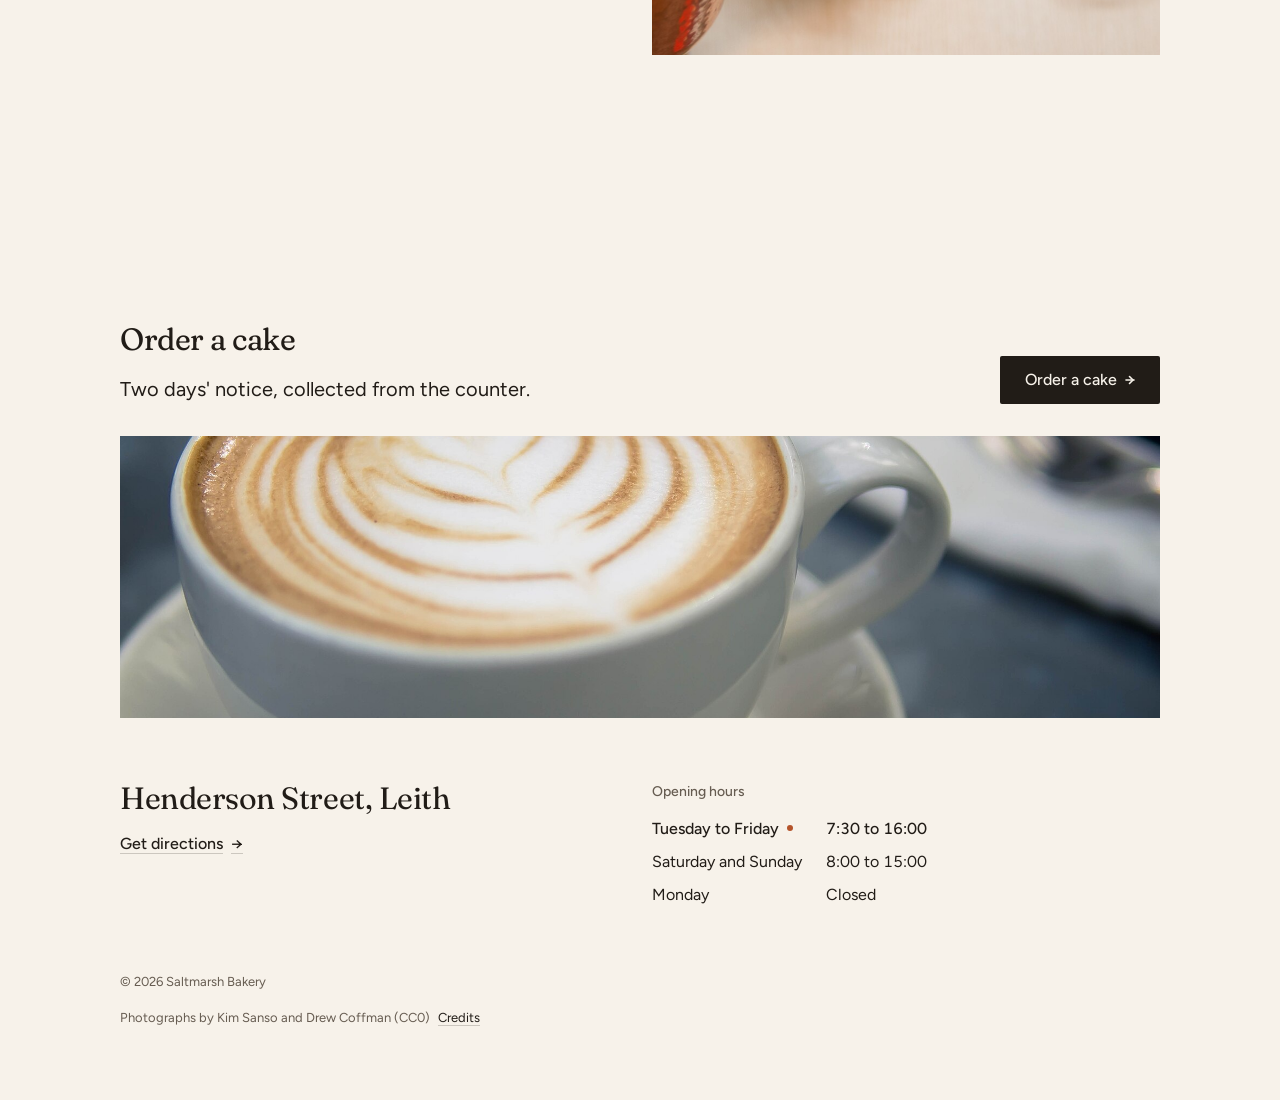
<file: assets/layout/hero-place.html>
<!doctype html>
<!-- layout v4 demo: hero-place (heroes.json "place"): local-business Recipe 3, the only place hero, never dealt
     (ST-53, PH-47, PH-81). The client's photograph full-bleed under the header with nothing on it; the h1 on
     columns 1-6 under it, the sub-line and one button from the split line. type: place. fonts: fraunces. -->
<html lang="en" data-type="place" data-radius="sharp" data-ground="sand" data-buttons="block">
<head>
<meta charset="utf-8">
<meta name="viewport" content="width=device-width, initial-scale=1, viewport-fit=cover">
<title>Saltmarsh Bakery: sourdough, buns and coffee in Leith</title>
<meta name="description" content="A bakery and coffee bar on Henderson Street, Leith. Bread from 7:30, coffee from our own roast, cakes to order.">
<meta name="site-kind" content="other"><meta name="page-type" content="place"><meta name="page-kind" content="place">
<link rel="preconnect" href="https://fonts.googleapis.com"><link rel="preconnect" href="https://fonts.gstatic.com" crossorigin>
<link href="https://fonts.googleapis.com/css2?family=Fraunces:opsz,wght,SOFT,WONK@9..144,400..500,0..100,0..1&family=Figtree:wght@400..600&display=swap" rel="stylesheet">
<link rel="stylesheet" href="../system.css">
<link rel="stylesheet" href="../ui/cards.css">
<link rel="stylesheet" href="layout.css">
<style>
:root {
  --p-bg: #f7f2ea; --p-surface: #eee5d7; --p-ink: #211c17; --p-muted: #665c51;
  --p-accent: #b4532a; --p-accent-ink: #ffffff; --p-action: #211c17; --p-action-ink: #f7f2ea;
  --p-inv-bg: #211c17; --p-inv-surface: #2d2620; --p-inv-ink: #f7f2ea; --p-inv-muted: #b9ad9e;
  --p-inv-accent: #e08a5c; --p-inv-accent-ink: #211c17; --p-inv-action: #f7f2ea; --p-inv-action-ink: #211c17;
  --font-display: "Fraunces", Georgia, serif; --font-text: "Figtree", system-ui, sans-serif;
  --display-weight: 400; --display-tracking: -0.015em; --display-axes: 'SOFT' 70, 'WONK' 0;
}
.rows .rows__name small { display: block; font-weight: 400; color: var(--muted); font-size: var(--t-small); }
</style>
</head>
<body>
<header class="nav">
  <div class="wrap nav__bar">
    <a class="nav__logo" href="#top"><span class="mark" data-mark="petal" aria-hidden="true"></span>Saltmarsh</a>
    <nav class="nav__links" aria-label="Main">
      <div class="nav__item"><a class="nav__link" href="#counter">Bread and coffee</a></div>
      <div class="nav__item"><a class="nav__link" href="#contact">Cakes</a></div>
      <div class="nav__item"><a class="nav__link" href="#contact">Visit</a></div>
    </nav>
    <div class="nav__actions">
      <a class="btn btn--primary" href="#contact">Order a cake</a>
    </div>
    <button class="nav__toggle" type="button" aria-expanded="false" aria-label="Menu"><svg width="18" height="18" viewBox="0 0 18 18" aria-hidden="true"><path d="M2 5h14M2 13h14" stroke="currentColor" stroke-width="1.6" stroke-linecap="round"/></svg></button>
  </div>
</header>

<main id="top">
  <section class="hero hero--place" data-enter aria-labelledby="hero-h">
    <img class="hero__bg" data-phone-fill src="img/photo-c8.jpg" alt="Milk poured into a cup of latte art, held in one hand, in warm light" style="--ly-pos: 50% 52%" fetchpriority="high">
    <div class="wrap"><div class="hero-text">
      <div class="hero__text">
        <h1 id="hero-h">Sourdough, buns and coffee in Leith</h1>
        <p class="hero__lead">A bakery and coffee bar on Henderson Street, open today from 7:30 to 16:00.</p>
        <div class="btn-row"><a class="btn btn--primary" href="#counter">See today's bake</a></div>
      </div>
    </div></div>
  </section>

  <section class="section" id="counter" aria-labelledby="counter-h">
    <div class="wrap grid grid--top">
      <div class="span-6">
        <div class="section-head">
          <h2 id="counter-h">At the counter today</h2>
          <p>Baked overnight, sold from 7:30.</p>
        </div>
        <ul class="rows">
          <li><span class="rows__name">Country sourdough<small>Wholemeal, 36-hour ferment</small></span><span class="rows__value">£5.20</span></li>
          <li><span class="rows__name">Cardamom bun<small>Out of the oven at 10:30</small></span><span class="rows__value">£3.10</span></li>
          <li><span class="rows__name">Rye with sunflower seeds<small>Thursdays and Saturdays</small></span><span class="rows__value">£4.80</span></li>
          <li><span class="rows__name">Filter coffee<small>This week: Huila, Colombia</small></span><span class="rows__value">£3.20</span></li>
        </ul>
      </div>
      <figure class="pl-photo pl-photo--end span-6 start-7" style="--pl-r: .8"><img src="img/photo-c96.jpg" alt="Hot water poured from a copper kettle into a pour-over dripper on a pale table" loading="lazy"></figure>
    </div>
  </section>
</main>

<footer class="footer closing footer--visit" id="contact" aria-labelledby="close-h">
  <div class="wrap">
    <div class="closing__cta close--photo">
      <div class="section-head--split">
        <div><h2 id="close-h">Order a cake</h2><p class="t-lead">Two days' notice, collected from the counter.</p></div>
        <a class="btn btn--primary" href="mailto:cakes@saltmarsh.example">Order a cake<svg class="m-arrow" viewBox="0 0 12 12" aria-hidden="true"><path class="m-arrow__stem" d="M1 6h8"/><path class="m-arrow__head" d="M4.5 2.5 8 6l-3.5 3.5"/></svg></a>
      </div>
      <div class="close__media"><img src="img/photo-c7.jpg" alt="Rosetta latte art in a white cup on a grey slate table" loading="lazy" style="--pos: 50% 45%"></div>
    </div>
    <div class="closing__links">
      <div class="grid">
        <div class="span-6 stack-4">
          <address class="footer__address">Henderson Street, Leith</address>
          <p><a class="link" href="https://www.openstreetmap.org/search?query=Henderson%20Street%20Leith">Get directions</a></p>
        </div>
        <div class="span-6 start-7 stack-4">
          <h4>Opening hours</h4>
          <dl class="hours" data-tz="Europe/London"><dt data-days="tue-fri">Tuesday to Friday</dt><dd>7:30 to 16:00</dd><dt data-days="sat,sun">Saturday and Sunday</dt><dd>8:00 to 15:00</dd><dt data-days="mon">Monday</dt><dd>Closed</dd></dl>
        </div>
      </div>
      <div class="footer__legal">
        <span>&copy; 2026 Saltmarsh Bakery</span>
        <details class="credits"><summary>Photographs by Kim Sanso and Drew Coffman (CC0)</summary><p>Latte pour and pour-over by Kim Sanso (CC0); latte art by Drew Coffman (CC0).</p></details>
      </div>
    </div>
  </div>
</footer>
<nav class="actionbar" aria-label="Quick actions">
  <a class="btn btn--secondary" href="https://www.openstreetmap.org/search?query=Henderson%20Street%20Leith">Directions</a>
  <a class="btn btn--primary" href="mailto:cakes@saltmarsh.example">Order a cake</a>
</nav>
<script type="module" src="../system.js"></script>
<script type="module" src="layout.js"></script>
</body>
</html>
</file>
<file: assets/fonts/hanken.css>
/* cyrillic-ext */
@font-face {
  font-family: 'Hanken Grotesk';
  font-style: normal;
  font-weight: 400 700;
  font-display: swap;
  src: url(hanken-0.woff2) format('woff2');
  unicode-range: U+0460-052F, U+1C80-1C8A, U+20B4, U+2DE0-2DFF, U+A640-A69F, U+FE2E-FE2F;
}
/* vietnamese */
@font-face {
  font-family: 'Hanken Grotesk';
  font-style: normal;
  font-weight: 400 700;
  font-display: swap;
  src: url(hanken-1.woff2) format('woff2');
  unicode-range: U+0102-0103, U+0110-0111, U+0128-0129, U+0168-0169, U+01A0-01A1, U+01AF-01B0, U+0300-0301, U+0303-0304, U+0308-0309, U+0323, U+0329, U+1EA0-1EF9, U+20AB;
}
/* latin-ext */
@font-face {
  font-family: 'Hanken Grotesk';
  font-style: normal;
  font-weight: 400 700;
  font-display: swap;
  src: url(hanken-2.woff2) format('woff2');
  unicode-range: U+0100-02BA, U+02BD-02C5, U+02C7-02CC, U+02CE-02D7, U+02DD-02FF, U+0304, U+0308, U+0329, U+1D00-1DBF, U+1E00-1E9F, U+1EF2-1EFF, U+2020, U+20A0-20AB, U+20AD-20C4, U+2113, U+2C60-2C7F, U+A720-A7FF;
}
/* latin */
@font-face {
  font-family: 'Hanken Grotesk';
  font-style: normal;
  font-weight: 400 700;
  font-display: swap;
  src: url(hanken-3.woff2) format('woff2');
  unicode-range: U+0000-00FF, U+0131, U+0152-0153, U+02BB-02BC, U+02C6, U+02DA, U+02DC, U+0304, U+0308, U+0329, U+2000-206F, U+20AC, U+2122, U+2191, U+2193, U+2212, U+2215, U+FEFF, U+FFFD;
}
</file>
<file: assets/system.css>
/*
  taste-skill system.css - the one system for the page. Link it first, then assets/ui/cards.css (the
  feature card, its panel and the fragment placements), then set the palette (--p-*), the fonts and
  the radius set on :root in the page (node scripts/start.mjs prints that block).
  Do not add a second grid, spacing scale, type scale, radius scale, button or card style.
*/

/* ---------------------------------------------------------------- tokens */
:root {
  /* palette (hex only; fx.js reads --bg --surface --ink --muted --accent --accent-ink) */
  --p-bg: #ffffff;
  --p-surface: #f4f4f4;
  --p-ink: #111111;
  --p-muted: #6b6b6b;
  --p-accent: #1a4be0;
  --p-accent-ink: #ffffff;
  --p-action: #1a4be0;      /* buttons, links, focus: the accent, or the ink when the accent is too pale */
  --p-action-ink: #ffffff;
  --p-inv-bg: #111111;
  --p-inv-surface: #1c1c1c;
  --p-inv-ink: #f4f4f4;
  --p-inv-muted: #a3a3a3;
  --p-inv-accent: #ffffff;
  --p-inv-accent-ink: #111111;
  --p-inv-action: #ffffff;
  --p-inv-action-ink: #111111;
  /* the lit ground behind UI and in the closing band (references/cards.md), one per page, tech pages only
     (none on kind other, which is flat): <html data-ground="sand|sky|sage|painting">. system.js gives it to every ground
     that holds UI, on light and dark pages alike; --hue on one panel changes only its accent */
  --ground-bg: #d9ccb7; --ground-surface: #e9e0d2; --ground-ink: #2a2622; --ground-muted: #5a534a; --ground-accent: #a8794a;

  /* fonts */
  --font-display: system-ui, -apple-system, "Segoe UI", sans-serif;
  --font-text: system-ui, -apple-system, "Segoe UI", sans-serif;
  --font-mono: ui-monospace, "SFMono-Regular", Menlo, Consolas, monospace;
  --display-weight: 400;    /* headlines 400; 500 on a tech page (software, gaming, hardware) */
  --display-tracking: -0.025em;

  /* the page rhythm (references/layout-v4.md): one section per screen. The header is fixed and
     --nav tall; every section is padded --padt above and --padb (plus the phone action bar, --bar)
     below, and is exactly one or two screens tall (--h: 1 or 2; --hm on a phone). The hero's words
     start --hgap under the header and its content ends --hpadb above the fold. */
  --nav: 72px;
  --padt: 120px;
  --padb: 72px;
  --hgap: 48px;
  --hpadb: 64px;
  --bar: 0px;
  /* grid: one .wrap (alias .container) for the header, every section and the footer, the same
     --gut on both sides: 1280 wide at x 80-1360 at 1440, 342 at x 24-366 at 390 */
  --container: 1280px;
  --gut: 80px;
  --pad: var(--gut);
  --gutter: 24px;

  /* spacing: 4/8 scale */
  --s-1: 4px;  --s-2: 8px;  --s-3: 12px; --s-4: 16px; --s-5: 24px;
  --s-6: 32px; --s-7: 48px; --s-8: 64px; --s-9: 96px; --s-10: 128px;
  --section: 40px;      /* only a .section outside main (the kit's demo pages); every main > section and
                           footer.closing take --padt and --padb */
  --section-band: 56px; /* the same for an older footer outside footer.closing */
  --head-gap: 48px;     /* the one heading-to-content gap, 32 on a phone (layout.css reads it as --ly-head-gap) */
  --card-pad: 16px;     /* card padding (cards.css sets its own for cards with a panel) */
  --card-gap: 16px;     /* gap between cards */

  /* type scale (the only sizes on the page) */
  --t-label: 13px;
  --t-small: 14px;
  --t-body: 16px;
  --t-lead: 18px;
  --t-card: 18px;
  --t-h3: 24px;
  /* straight lines from the phone size at 390 to the desktop size at 1440 (system.md's table) */
  --t-h2: clamp(30px, 1.72vw + 23.3px, 48px);
  --t-h1: clamp(38px, 3.24vw + 25.4px, 72px);
  /* a big number stays a step under the h2 (VI-11): 38 at 1440, 28 at 390, so it never reads as a
     section heading; a stats row and a price set their own, smaller still */
  --t-stat: clamp(28px, .952vw + 24.29px, 38px);

  /* radius: one scale (soft by default; data-radius on <html> switches it) */
  --r-sm: 8px;  --r-md: 12px; --r-lg: 20px; --r-btn: 8px;

  /* controls (fixed here; a page never adds its own) */
  --btn-h: 44px;
  --btn-h-sm: 36px;
  --nav-h: var(--nav);  /* the older name, kept for the kit's files */
  --icon: 16px;         /* small icons: socials, menu chevrons, mono brand marks */

  /* motion: the one UI ease-out (motion.css --m-ease and ui/base.css --u-ease read it; references/motion.md) */
  --ease: cubic-bezier(.2, .8, .2, 1);
  --dur: 180ms;
}
html[data-radius="sharp"] { --r-sm: 4px; --r-md: 6px;  --r-lg: 8px;  --r-btn: 4px; }
html[data-radius="soft"]  { --r-sm: 8px; --r-md: 12px; --r-lg: 20px; --r-btn: 8px; }
html[data-radius="round"] { --r-sm: 10px; --r-md: 16px; --r-lg: 24px; --r-btn: 999px; }
/* the four lit grounds (references/cards.md); sand is the default above. painting goes with
   painterly-landscape (x.ai's daylight sky over olive hills) */
html[data-ground="sky"]      { --ground-bg: #c6d3df; --ground-surface: #d6e0e9; --ground-ink: #25303a; --ground-muted: #4d5964; --ground-accent: #3f6a92; }
html[data-ground="sage"]     { --ground-bg: #cdd6c6; --ground-surface: #dce3d6; --ground-ink: #262d24; --ground-muted: #535b51; --ground-accent: #6c8e63; }
html[data-ground="painting"] { --ground-bg: #79a8d6; --ground-surface: #a6c4e2; --ground-ink: #16212c; --ground-muted: #273949; --ground-accent: #9c9b3c; }
/* cards.css takes its card and panel radii from this scale */
html[data-radius] .card { --c-r: var(--r-lg); }
html[data-radius] .panel { --p-r: var(--r-md); }

/* a phone: the header 56, the sections padded 96 / 48, the hero's words 40 under the header and its
   content ending 24 above the fold, 24 at both sides, 12 between columns */
@media (max-width: 639px) {
  :root { --nav: 56px; --padt: 96px; --padb: 48px; --hgap: 40px; --hpadb: 24px; --gut: 24px; --gutter: 12px; --card-gap: 12px; --head-gap: 32px; }
}
@media (min-width: 640px) {
  :root { --gut: 48px; --section: 48px; --section-band: 72px; --card-pad: 24px; }
}
@media (min-width: 1024px) {
  :root { --gut: 80px; --section: 56px; --section-band: 96px; --card-gap: 24px;
          --t-lead: 20px; --t-card: 20px; --t-h3: 28px; }
  /* a place (and a local service): the 1200 column at x 120-1320 */
  html[data-type="place"] { --gut: 120px; --container: 1200px; }
}
/* a place (VI-06, ST-96, PH-23): its own smaller type (h1 48/53 and 32/37, h2 32/40 and 24/30, titles
   and the sub-line 20 and 18), the Recipe 3 hero's gap under its photograph (40, 24 on a phone),
   square photographs and cards and 2px buttons, whatever data-radius and data-buttons say */
:root[data-type="place"] {
  --hgap: 40px;
  --t-h1: clamp(32px, 1.524vw + 26.06px, 48px);
  --t-h2: clamp(24px, .762vw + 21px, 32px);
  --t-h3: clamp(20px, .381vw + 18.51px, 24px);
  --r-sm: 2px; --r-md: 0px; --r-lg: 0px; --r-btn: 2px;
}
:root[data-type="place"] :is(h1, .t-h1) { line-height: 1.104; }
:root[data-type="place"] :is(h2, .t-h2) { line-height: 1.25; }
@media (max-width: 639px) {
  :root[data-type="place"] { --hgap: 24px; }
  :root[data-type="place"] :is(h1, .t-h1) { line-height: 1.156; }
}

/* ---------------------------------------------------------------- grounds (at most three) */
:root, .ground-base {
  --bg: var(--p-bg); --surface: var(--p-surface); --ink: var(--p-ink); --muted: var(--p-muted);
  --accent: var(--p-accent); --accent-ink: var(--p-accent-ink); --card: var(--p-surface);
  --action: var(--p-action); --action-ink: var(--p-action-ink);
}
.ground-surface {
  --bg: var(--p-surface); --surface: var(--p-bg); --ink: var(--p-ink); --muted: var(--p-muted);
  --accent: var(--p-accent); --accent-ink: var(--p-accent-ink); --card: var(--p-bg);
  --action: var(--p-action); --action-ink: var(--p-action-ink);
}
.ground-inverse {
  --bg: var(--p-inv-bg); --surface: var(--p-inv-surface); --ink: var(--p-inv-ink); --muted: var(--p-inv-muted);
  --accent: var(--p-inv-accent); --accent-ink: var(--p-inv-accent-ink); --card: var(--p-inv-surface);
  --action: var(--p-inv-action); --action-ink: var(--p-inv-action-ink);
}
:root, .ground-base, .ground-surface, .ground-inverse {
  --line: color-mix(in oklab, var(--ink) 11%, transparent);
  --line-strong: color-mix(in oklab, var(--ink) 20%, transparent);
  /* effects (fx.js) and UI fragments (assets/ui) take the colours of the ground they sit on */
  --fx-bg: var(--bg); --fx-surface: var(--surface); --fx-ink: var(--ink); --fx-muted: var(--muted);
  --fx-accent: var(--accent); --fx-accent-ink: var(--accent-ink);
  --ui-font: var(--font-text); --ui-mono: var(--font-mono); --ui-radius: var(--r-md);
}
.ground-base, .ground-surface, .ground-inverse { background: var(--bg); color: var(--ink); }

/* ---------------------------------------------------------------- base */
*, *::before, *::after { box-sizing: border-box; }
/* an anchor lands on the section's top (the judge's frame): the fixed header covers --nav of its --padt */
html { -webkit-text-size-adjust: 100%; scroll-padding-top: 0; scroll-behavior: auto; margin: 0; }
body {
  margin: 0; background: var(--bg); color: var(--ink);
  font: 400 var(--t-body)/1.55 var(--font-text);
  -webkit-font-smoothing: antialiased; text-rendering: optimizeLegibility; overflow-x: clip;
}
img, svg, video, canvas { display: block; max-width: 100%; }
/* hidden means hidden, also on an img the line above makes a block (a menu tab's photograph, a peek photograph) */
[hidden] { display: none !important; }
img, video { height: auto; }
a { color: inherit; text-decoration: none; }
button { font: inherit; color: inherit; }
h1, h2, h3, h4, p, ul, ol, figure, blockquote { margin: 0; }
ul, ol { padding: 0; list-style: none; }
h1, h2, h3, h4 {
  font-family: var(--font-display); font-weight: var(--display-weight);
  letter-spacing: var(--display-tracking); text-wrap: balance; overflow-wrap: break-word;
  /* a long word (a German compound at 390) breaks at a syllable with a hyphen, in the language of <html lang>;
     only words of 10 letters or more, 4 at least on each side, so a short English heading never breaks */
  hyphens: auto; -webkit-hyphens: auto; hyphenate-limit-chars: 10 4 4;
}
h1, .t-h1 { font-size: var(--t-h1); line-height: 1.04; }
h2, .t-h2 { font-size: var(--t-h2); line-height: 1.1; }
h3, .t-h3 { font-size: var(--t-h3); line-height: 1.2; }
h4, .t-card { font-family: var(--font-text); font-weight: 500; font-size: var(--t-card); line-height: 1.3; letter-spacing: -0.01em; }
p { text-wrap: pretty; }
.t-lead  { font-size: var(--t-lead); line-height: 1.5; }
.t-body  { font-size: var(--t-body); line-height: 1.55; }
.t-small { font-size: var(--t-small); line-height: 1.5; }
.t-label { font-size: var(--t-label); font-weight: 500; line-height: 1.4; letter-spacing: 0.01em; }
.t-stat  { font-family: var(--font-display); font-weight: var(--display-weight); font-size: var(--t-stat);
           line-height: 1; letter-spacing: var(--display-tracking); font-variant-numeric: tabular-nums; }
.muted { color: var(--muted); }
.mono  { font-family: var(--font-mono); }
.measure { max-width: 62ch; }
:focus-visible { outline: 2px solid var(--action); outline-offset: 2px; border-radius: 2px; }
::selection { background: color-mix(in oklab, var(--accent) 30%, transparent); }

/* ---------------------------------------------------------------- grid */
.wrap, .container { width: min(100% - 2 * var(--gut), var(--container)); margin-inline: auto; padding-inline: 0; }
.grid { display: grid; grid-template-columns: repeat(12, minmax(0, 1fr)); column-gap: var(--gutter); row-gap: var(--card-gap); }
.grid > * { min-width: 0; grid-column: 1 / -1; }
.section { padding-block: var(--section); }

/* ---------------------------------------------------------------- one section per screen
   The page is a stack of screens. Framed at scrollY = k x the screen height, a shot shows exactly one
   section: the hero alone on the first screen, every other section (and footer.closing, the close and
   the footer in one) exactly one or two screens tall, its h2 first, --padt under its top. Heights
   and padding do it: no pinning, snapping or script.
     <section class="section" id=".." style="--h: 2">     (2 screens; --hm sets a phone's count alone)
       <div class="wrap"> the h2 first, then the content </div>     (the one in-flow child)
     </section>
   A layer (a full-bleed photograph or ground behind the words) is an <img class="layer" aria-hidden="true">
   beside the .wrap. Content must fit: one screen holds 708px of content at 1440x900 (900 - 120 - 72),
   two hold 1,608 (the second screen's part starts --padt under its top with .g2). From 640 to 1279 a
   section keeps at least its screens and grows past them rather than overlap the next. */
main > :is(section, .section), footer.closing {
  position: relative; box-sizing: border-box;
  height: calc(var(--h, 1) * 100vh); height: calc(var(--h, 1) * 100svh);
  padding: var(--padt) 0 calc(var(--padb) + var(--bar));
}
main > :is(section, .section) > :is(.wrap, .container), footer.closing > .wrap { position: relative; z-index: 1; height: 100%; }
main > :is(section, .section) > :is(.wrap, .container):not(.grid) { display: flex; flex-direction: column; }
/* a .wrap that is the section's grid too (class="wrap grid"): its rows start at the top */
main > :is(section, .section) > :is(.wrap, .container).grid { align-content: start; }
/* .fill: the block that takes what the screen leaves under the heading (a photograph, a frame) */
main > :is(section, .section) > .wrap > .fill { flex: 1 1 0; min-height: 0; }
/* two screens as two groups: row 1 the h2 and the first group, row 2 the rest (no second h2), starting
   --padt under the second screen's top, so the second shot looks like any other section */
main > :is(section, .section).g2, footer.closing.g2 { --h: 2; }
main > :is(section, .section).g2 > :is(.wrap, .container), footer.closing.g2 > .wrap { display: grid; grid-template-rows: minmax(0, 1fr) minmax(0, 1fr); row-gap: calc(var(--padt) + var(--padb) + var(--bar)); }
main > :is(section, .section).g2 > :is(.wrap, .container) > *, footer.closing.g2 > .wrap > * { min-height: 0; align-self: start; }
main > :is(section, .section).g2 > :is(.wrap, .container) > :is(.group, .fill) { align-self: stretch; }
/* a group: one screen's part of a .g2 section (its h2 and first rows, or the rest) */
.group { display: flex; flex-direction: column; min-height: 0; }
/* each screen's card row runs down to that screen's foot (the cards stretch, their panels grow), so
   the second screen of a .g2 is never a short row over an empty ground; both rows end on the same line */
@media (min-width: 1024px) {
  main > :is(section, .section).g2 > .wrap > .grid:last-child,
  main > :is(section, .section).g2 > .wrap > .group > .grid:last-child { align-self: stretch; flex: 1 1 auto; min-height: 0; }
}
.group > .fill { flex: 1 1 0; min-height: 0; }
@media (min-width: 640px) and (max-width: 1279px) {
  main > :is(section, .section):not(.hero, .section--hero), footer.closing {
    height: auto; min-height: calc(var(--h, 1) * 100vh); min-height: calc(var(--h, 1) * 100svh);
  }
  /* the section is a column and its .wrap takes all of it, so a .fill (a photograph, a frame) still
     grows to the section's foot (a min-height percentage would not resolve, leaving it at its least) */
  /* :where() keeps it at no weight, so a page's own phone- or tablet-only hiding (section.desk-only { display: none }) wins */
  :where(main > :is(section, .section):not(.hero, .section--hero), footer.closing) { display: flex; flex-direction: column; }
  main > :is(section, .section):not(.hero, .section--hero) > :is(.wrap, .container), footer.closing > .wrap { flex: 1 0 auto; height: auto; min-height: 0; }
}
/* a phone: lvh (the screen with its bars hidden) for every section but the hero; --hm when stacking
   makes the content taller than the desktop count */
@media (max-width: 639px) {
  /* at least its screens, never less: content a screen cannot hold makes the section taller (the rhythm
     check then asks for --hm: 2 or less content); a fixed height would lay its last rows over the next
     section, the fault the phone shots showed most (a list under the closing heading and its button) */
  main > :is(section, .section):not(.hero, .section--hero), footer.closing {
    height: auto; min-height: calc(var(--hm, var(--h, 1)) * 100vh); min-height: calc(var(--hm, var(--h, 1)) * 100lvh);
  }
  /* one grid row at least the screens tall that grows with the .wrap's content: the .wrap is stretched to
     it, so its .fill and its two groups still share a definite height */
  /* (at no weight, as on the tablet: a page's own section.desk-only { display: none } still hides it) */
  :where(main > :is(section, .section):not(.hero, .section--hero):has(> :is(.wrap, .container)), footer.closing) {
    display: grid; grid-template-columns: minmax(0, 1fr); grid-template-rows: 1fr; grid-auto-rows: auto;
  }
  main > :is(section, .section):not(.hero, .section--hero) > :is(.wrap, .container), footer.closing > .wrap { height: auto; }
  main > :is(section, .section).g2m, footer.closing.g2m { --hm: 2; }
  main > :is(section, .section).g2m > :is(.wrap, .container), footer.closing.g2m > .wrap { display: grid; grid-template-rows: minmax(0, 1fr) minmax(0, 1fr); row-gap: calc(var(--padt) + var(--padb) + var(--bar)); }
  /* stacked in one, the two groups keep the open cards' 32px, so the first group's last panel never meets
     the next card's title */
  main > :is(section, .section).g2:not(.g2m) > :is(.wrap, .container) { display: flex; row-gap: var(--s-6); }
  /* what the two screens leave goes around the second group, so it opens below the header, not on the fold */
  main > :is(section, .section).g2:not(.g2m) > :is(.wrap, .container) > :last-child { margin-block: auto; }
  main > :is(section, .section).g2:not(.g2m) > :is(.wrap, .container) > * { align-self: stretch; }
}
/* a layer: the photograph or ground of a whole section, under its words, edge to edge */
main > :is(section, .section) > :is(img, video, canvas, picture).layer,
footer.closing > :is(img, video, canvas, picture).layer {
  position: absolute; inset: 0; z-index: 0; width: 100%; height: 100%; max-width: none; object-fit: cover; object-position: var(--pos, 50% 50%);
}
main > :is(section, .section) > picture.layer > img { width: 100%; height: 100%; object-fit: cover; }

/* the hero: exactly the first screen, the fixed header over its top. Its words start --hgap under the
   header (--photo adds a full-bleed photograph's height above them on a place); its content ends
   --hpadb above the fold, and nothing of the next section shows, at 1440, 1024, 820 and 390.
     <section class="hero hero--<type>"><div class="wrap"><div class="hero-text"> .. </div>[one strip]</div></section>
   .hero-text holds the whole composition (the words, and the picture or window beside or under them);
   one docked strip (logos, three facts) may follow it, at most 96px, desktop only. */
main > :is(.hero, .section--hero) {
  height: 100vh; height: 100svh; min-height: 0;
  padding: calc(var(--nav) + var(--photo, 0px) + var(--hgap)) 0 calc(var(--hpadb) + var(--bar));
}
:is(.hero, .section--hero) > .wrap { height: 100%; display: grid; grid-template-rows: minmax(0, 1fr) auto; row-gap: var(--s-7); }
:is(.hero, .section--hero) > .wrap > .hero-text { min-height: 0; }
/* a phone: the hero is at least the first screen and grows when a short phone (320x640) cannot hold its
   words, buttons and picture, so nothing of it lies over the next section or under the header */
@media (max-width: 639px) {
  main > :is(.hero, .section--hero) { height: auto; min-height: 100vh; min-height: 100svh; }
  main > :is(.hero, .section--hero):has(> :is(.wrap, .container)) { display: grid; grid-template-columns: minmax(0, 1fr); grid-template-rows: 1fr; grid-auto-rows: auto; }
  main > :is(.hero, .section--hero) > :is(.wrap, .container) { height: auto; }
}
:is(.hero, .section--hero) > .wrap > .hero-strip { grid-row: 2; max-height: 96px; }
@media (max-width: 639px) { :is(.hero, .section--hero) > .wrap > .hero-strip { display: none; } }
.section--hero .section-head { max-width: 860px; }
/* the starter's own hero (hero-split): the words on span-5 top-aligned, the picture on span-6 start-7
   as tall as the hero's content box (at most 716 at 1440x900); a phone stacks words, then the picture
   in what is left */
.hero-text.hero-split { height: 100%; align-items: stretch; }
.hero-split > .hero-copy { align-self: start; }
.hero-split > .hero-visual { position: relative; min-height: 0; height: 100%; }
@media (max-width: 1023px) {
  .hero-text.hero-split { display: flex; flex-direction: column; gap: var(--s-6); }
  .hero-split > .hero-visual { flex: 1 1 0; min-height: 200px; height: auto; }
}
.hero-copy > * + * { margin-top: var(--s-5); }
/* the h1 first in the words' column: its capitals start on the picture's top line, not the line box's
   (the leading above the capitals would put the words about 12px under the photograph's top) */
.hero-copy > h1:first-child { text-box: trim-start cap alphabetic; }
.hero-copy > .btn-row { margin-top: var(--s-6); }
/* three short facts at the foot of the words' column, on the picture's bottom line (no dead space
   under the buttons): <dl class="hero-facts"><div><dt>..</dt><dd>..</dd></div> x3</dl> */
@media (min-width: 1024px) {
  .hero-split > .hero-copy { height: 100%; display: flex; flex-direction: column; }
  .hero-split > .hero-copy > .hero-facts { margin-top: auto; }
}
.hero-facts { display: grid; grid-template-columns: repeat(3, minmax(0, 1fr)); gap: var(--s-5) var(--gutter); margin: 0; }
.hero-facts > div { display: grid; gap: var(--s-1); align-content: start; }
.hero-facts dt { font-size: var(--t-small); color: var(--muted); }
.hero-facts dd { margin: 0; font-weight: 500; }
@media (max-width: 1023px) { .hero-facts { display: none; } }
/* a notice line above the h1 (changed hours, a delivery cut-off): one line with a number, static,
   starting on the left line like the h1 under it */
.hero-notice { font-size: var(--t-small); font-weight: 500; color: var(--ink); }
.hero-notice b, .hero-notice strong { font-weight: 500; color: var(--accent); }
.hero-copy > .hero-notice + h1 { margin-top: var(--s-5); }

/* a phone: open tiles from a row of three or four (rooms, goods, beans) go two-up, an odd last one
   across the row, so a row of three fits one 844px screen (stacked one under another they need two) */
@media (max-width: 639px) {
  .grid > .tile:is(.span-3, .span-4) { grid-column: auto / span 6; }
  .grid > .tile:is(.span-3, .span-4):nth-child(odd of .tile):nth-last-child(1 of .tile) { grid-column: 1 / -1; }
  .grid > .tile:is(.span-3, .span-4) .tile__head { flex-wrap: wrap; gap: 0 var(--s-2); }
}
/* a phone: open cards (words on the ground, the panel under them) stacked one under another keep 32px
   between a panel's foot and the next card's title, so a title never reads as the panel's caption */
@media (max-width: 639px) { .grid:has(> .card--open) { row-gap: var(--s-6); } }
/* a phone stacks a two-screen section's four open tiles into its two screens: their panels take 180px (a wide
   crop), so the h2 and the first two tiles of two lines each end on the first screen and the four inside both,
   not a third of a screen past. A page that sets its group's own --p-h (#features .panel) sets its phone value
   too, as the starter does */
@media (max-width: 639px) { main > :is(section, .section).g2 .card--open > .panel { --p-h: 180px; } }
/* spans: desktop >= 1024. Tablet 640-1023: text cards on span-3 and span-6 go two-up; cards with a
   panel (a visual needs the width; the one exception is a span-6 pair, below)
   and everything else (split text and visuals, span-4 cards, span-5/7/8 blocks) take the full row, so a split stacks and no row is left half empty. Phone < 640: one column. */
@media (min-width: 640px) and (max-width: 1023px) {
  .grid > .card.span-3:not(:has(> .panel)), .grid > .card.span-6:not(:has(> .panel)) { grid-column: auto / span 6; }
  /* the one exception with a panel: a 2x2 (or a pair) of span-6 cards stays two-up from 720px (a panel
     of about 310px and more, wide enough for a kit fragment), so four cards take one or two screens
     at 768-820 instead of a card per row (four stacked panels run past two screens). Split cards and
     every other span keep the full row. Under 720 a card per row. */
  @media (min-width: 720px) {
    .grid > .card.span-6:has(> .panel):not(.card--split) { grid-column: auto / span 6; }
    .grid > .card.span-6:has(> .panel):not(.card--split):nth-child(odd of .card.span-6):nth-last-child(1 of .card.span-6) { grid-column: 1 / -1; }
  }
  /* open tiles (rooms, models, people, a photo pair) go two-up; an odd last one takes the row */
  .grid > .tile:is(.span-3, .span-4, .span-6) { grid-column: auto / span 6; }
  .grid > .tile:is(.span-3, .span-4, .span-6):nth-child(odd of .tile):nth-last-child(1 of .tile) { grid-column: 1 / -1; }
}
@media (min-width: 1024px) {
  .span-2  { grid-column: auto / span 2; }
  .span-3  { grid-column: auto / span 3; }
  .span-4  { grid-column: auto / span 4; }
  .span-5  { grid-column: auto / span 5; }
  .span-6  { grid-column: auto / span 6; }
  .span-7  { grid-column: auto / span 7; }
  .span-8  { grid-column: auto / span 8; }
  .span-9  { grid-column: auto / span 9; }
  .span-10 { grid-column: auto / span 10; }
  .span-12 { grid-column: auto / span 12; }
  .start-1 { grid-column-start: 1; } .start-2 { grid-column-start: 2; } .start-3 { grid-column-start: 3; }
  .start-5 { grid-column-start: 5; } .start-6 { grid-column-start: 6; } .start-7 { grid-column-start: 7; }
  .start-4 { grid-column-start: 4; } .start-8 { grid-column-start: 8; } .start-9 { grid-column-start: 9; }
  .start-10 { grid-column-start: 10; }
  /* a split is top-aligned: the words' first line and the picture's top on one line (never centred
     against each other, never mirrored: text left, the visual right, on every split of the page) */
  .grid--middle, .grid--top { align-items: start; }
}
/* card rows: every card in a row the same height (a plain .grid stretches them) */
.grid:is(.grid--middle, .grid--top) > .card { align-self: stretch; }
/* 1024-1279: a span-4 card's panel would be about 220px wide, too narrow for real UI. Cards with a
   panel on span-4 go two-up, a span-8 one takes the row, and an odd last one takes the row too
   (steps, proof row: two, then one wide; bento: the wide card, then the four small ones two by two) */
@media (min-width: 1024px) and (max-width: 1279px) {
  .grid > .card.span-4:has(> .panel) { grid-column: auto / span 6; }
  .grid > .card.span-8:has(> .panel),
  .grid > .card.span-4:has(> .panel):nth-child(odd of .card.span-4):nth-last-child(1 of .card.span-4) { grid-column: 1 / -1; }
}

/* ---------------------------------------------------------------- section heading */
.section-head { max-width: 760px; margin-bottom: var(--head-gap); display: grid; gap: var(--s-4); }
/* every heading starts on the left line (a centred head among left ones reads as a mistake): the
   old centred head is left-aligned too */
.section-head--center { text-align: left; justify-items: start; }
/* a head row: the h2 (and its line) left, one link or the section's button at the right line */
.section-head--split { max-width: none; display: flex; align-items: end; justify-content: space-between; gap: var(--s-5); flex-wrap: wrap; }
.section-head--split > div { display: grid; gap: var(--s-4); max-width: 760px; }
.section-head p { color: var(--ink); font-size: var(--t-lead); line-height: 1.5; max-width: 60ch; }
.section-head--row { max-width: none; display: flex; align-items: end; justify-content: space-between; gap: var(--s-5); flex-wrap: wrap; }
.section-head--row > div { display: grid; gap: var(--s-4); max-width: 760px; }
/* the hero row (hero-product, hero-cycle): the h1 and its line left, the buttons right, across 1280 */
.section--hero .section-head--row { max-width: none; }

/* ---------------------------------------------------------------- buttons (one pair, a dealt look)
   One pair a page, .btn--primary and .btn--secondary, in the look dealt with the page (sections.md)
   and set once on <html data-buttons>; the markup never changes:
     solid  filled primary, outlined secondary, the radius scale (Figma; the default)
     pill   pills, a chevron after the primary's label, a tinted secondary (x.ai)
     tonal  the radius scale, a tinted secondary with no outline (Linear, Vercel)
     arrow  an arrow after the primary's label; the secondary is a text link with an arrow (Stripe)
     block  near-square corners, 48px tall; the secondary is an underlined text link (shops, hotels) */
.btn {
  display: inline-flex; align-items: center; justify-content: center; gap: var(--s-2);
  height: var(--btn-h); padding: 0 var(--s-5); border-radius: var(--r-btn); border: 1px solid transparent;
  font: 500 var(--t-body)/1 var(--font-text); letter-spacing: 0; white-space: nowrap; cursor: pointer;
  transition: background-color var(--dur) var(--ease), color var(--dur) var(--ease), border-color var(--dur) var(--ease), text-decoration-color var(--dur) var(--ease);
}
.btn--primary { background: var(--action); color: var(--action-ink); }
.btn--primary:hover { background: color-mix(in oklab, var(--action) 86%, var(--ink)); }
/* an inverted primary (the action is the ground's ink: a brand band, a lit ground): its hover steps toward the ground, as the filled one steps toward the ink */
.ground-brand .btn--primary:hover { background: color-mix(in oklab, var(--action) 88%, var(--bg)); }
/* the ground's own colour with a clear border: never grey on grey, readable on an effect too */
.btn--secondary { background: var(--bg); color: var(--ink); border-color: var(--line-strong); }
.btn--secondary:hover { background: color-mix(in oklab, var(--bg) 94%, var(--ink)); border-color: color-mix(in oklab, var(--ink) 35%, transparent); }
.btn--sm { height: var(--btn-h-sm); padding: 0 var(--s-4); font-size: var(--t-small); }
html[data-buttons="pill"] { --r-btn: 999px; }
html[data-buttons="block"] { --r-btn: 2px; --btn-h: 48px; }
html:is([data-buttons="pill"], [data-buttons="tonal"]) .btn--secondary { background: color-mix(in oklab, var(--ink) 8%, var(--bg)); border-color: transparent; }
html:is([data-buttons="pill"], [data-buttons="tonal"]) .btn--secondary:hover { background: color-mix(in oklab, var(--ink) 14%, var(--bg)); border-color: transparent; }
/* arrow and block: the secondary is a text link at the button's height (no box: one button look) */
html:is([data-buttons="arrow"], [data-buttons="block"]) .btn--secondary {
  background: none; border-color: transparent; padding-inline: var(--s-2);
  text-decoration: underline; text-underline-offset: 4px; text-decoration-color: var(--line-strong);   /* the .link look */
}
html:is([data-buttons="arrow"], [data-buttons="block"]) .btn--secondary:hover { background: none; border-color: transparent; text-decoration-color: currentColor; }
/* the glyph after a label: a chevron (pill) or an arrow (arrow), drawn so every font shows the same */
html[data-buttons="pill"] .btn--primary::after,
html[data-buttons="arrow"] :is(.btn--primary, .btn--secondary)::after {
  content: ""; flex: none; width: 12px; height: 12px; margin-right: -2px; background: currentColor;
  -webkit-mask: var(--btn-glyph) center / contain no-repeat; mask: var(--btn-glyph) center / contain no-repeat;
  transition: transform var(--dur) var(--ease);
}
html[data-buttons="pill"] { --btn-glyph: url("data:image/svg+xml,%3Csvg xmlns='http://www.w3.org/2000/svg' viewBox='0 0 12 12'%3E%3Cpath d='M4.5 2.5 8 6l-3.5 3.5' fill='none' stroke='black' stroke-width='1.6' stroke-linecap='round' stroke-linejoin='round'/%3E%3C/svg%3E"); }
html[data-buttons="arrow"] { --btn-glyph: url("data:image/svg+xml,%3Csvg xmlns='http://www.w3.org/2000/svg' viewBox='0 0 12 12'%3E%3Cpath d='M1.5 6h8.5M6.5 2.5 10 6l-3.5 3.5' fill='none' stroke='black' stroke-width='1.5' stroke-linecap='round' stroke-linejoin='round'/%3E%3C/svg%3E"); }
@media (hover: hover) and (pointer: fine) { html:is([data-buttons="pill"], [data-buttons="arrow"]) .btn:hover::after { transform: translateX(3px); } }
.btn:active { transform: translateY(1px) scale(.985); }
.btn--arrow::after { content: "\2192"; transition: transform var(--dur) var(--ease); }
@media (hover: hover) and (pointer: fine) { .btn--arrow:hover::after { transform: translateX(3px); } }
/* the drawn arrow (assets/motion: its stem grows and its head moves 3px on hover), the last child of
   a primary button, a pill or a link: <svg class="m-arrow" viewBox="0 0 12 12" aria-hidden="true">
   <path class="m-arrow__stem" d="M1 6h8"/><path class="m-arrow__head" d="M4.5 2.5 8 6l-3.5 3.5"/></svg>.
   It replaces the dealt glyph, so a button never shows two */
.m-arrow { flex: none; width: 12px; height: 12px; margin-right: -2px; overflow: visible;
           fill: none; stroke: currentColor; stroke-width: 1.6; stroke-linecap: round; stroke-linejoin: round; }
.btn--xl .m-arrow { width: 0.62em; height: 0.62em; stroke-width: 1.4; }
:is(.btn, .link, .pill):has(> .m-arrow)::after { content: none; display: none; }
.btn-row { display: flex; flex-wrap: wrap; gap: var(--s-3); align-items: center; }
.section-head--center .btn-row { justify-content: center; }
/* on the phone every button row stacks full width */
@media (max-width: 639px) {
  .btn-row { flex-direction: column; align-items: stretch; width: 100%; justify-self: stretch; }
  /* full width, the second action is a text link at the button's height under the filled one (an
     outline across the whole screen reads as a rule, a pale fill as a switched-off button) */
  .btn-row > .btn--secondary { background: none; border-color: transparent; text-decoration: underline; text-underline-offset: 4px; text-decoration-color: var(--line-strong); }
  .section-head--split > .btn { width: 100%; }
}
.link { display: inline-flex; align-items: center; gap: var(--s-2); font-weight: 500; color: var(--ink);
        text-decoration: underline; text-decoration-color: var(--line-strong); text-underline-offset: 4px;
        transition: text-decoration-color var(--dur) var(--ease); }
.link:hover { text-decoration-color: currentColor; }
.link::after { content: "\2192"; display: inline-block; text-decoration: none; transition: transform var(--dur) var(--ease); }
@media (hover: hover) and (pointer: fine) { .link:hover::after { transform: translateX(3px); } }
.pill { display: inline-flex; align-items: center; gap: var(--s-2); height: 32px; padding: 0 var(--s-3);
        border-radius: 999px; border: 1px solid var(--line); background: var(--card);
        font-size: var(--t-label); color: var(--ink); }
.pill .muted { color: var(--muted); }

/* ---------------------------------------------------------------- card (one style) */
.card {
  display: flex; flex-direction: column; gap: var(--s-2); min-width: 0;
  background: var(--card); border: 1px solid var(--line); border-radius: var(--r-lg); padding: var(--card-pad);
}
/* small titles in the text face: a display face at 20px (a condensed or hairline serif) reads smaller than the body */
.card > h3, .card > h4, .card--plan h3 { font-family: var(--font-text); font-weight: 500; font-size: var(--t-card); line-height: 1.3; letter-spacing: -0.01em; }
/* the type floor (system.md): text people read is 16px or more in ink; cards.css sets it for its
   card text, this for a plain card's lines */
.card > p { color: var(--ink); font-size: var(--t-body); max-width: 52ch; }
/* at most two boxes one inside the other (sections.md): a card whose panel holds UI drops its own
   box, so its title and lines sit on the page ground over the panel (Figma's tiles), or runs the
   panel flush to its sides and bottom (cards.css .panel--flush) */
.card.card--open { --c-pad: 0px; background: none; border: 0; box-shadow: none; padding: 0; overflow: visible; }
.card.card--open > .panel { margin: var(--s-5) 0 0; border-radius: var(--r-lg); }
.card.card--open > .panel--top { margin: 0 0 var(--s-5); }
.card--plan.is-featured { border-color: var(--action); box-shadow: inset 0 0 0 1px var(--action); }
/* cards.css (linked after this file) sets .card { gap: 0 } for feature cards; a plan keeps its 16px rows */
.card.card--plan { gap: var(--s-4); }

/* ---------------------------------------------------------------- visuals: panels and frames
   A card's .panel (the inset visual), .stage and the placements (.at-corner, .at-rise, .at-over,
   .at-right, .at-center, .stage--fade-*) come from assets/ui/cards.css (references/cards.md).
   This file adds the frames (hero, split, square, closing band) and lets a .stage work inside them.
   The grounds' colours: system.js lights every ground that holds UI (see there). */
:not(.card) > .panel { border-radius: var(--p-r, var(--r-md)); }   /* a panel on its own: four round corners */
.menu-card .panel { --p-h: 160px; }
.frame {
  position: relative; isolation: isolate; overflow: clip; display: flex; align-items: center; justify-content: center;
  background: var(--surface); border-radius: var(--r-lg); border: 1px solid var(--line);
  padding: clamp(var(--s-4), 4vw, var(--s-7));
}
/* a zero-width spacer keeps --ratio (height / width) as the frame's minimum height */
.frame::before { content: ""; flex: none; width: 0; padding-top: var(--ratio, 0px); }
/* an object or scene (assets/objects) and a photograph (.frame__img) fill the frame themselves */
.frame > :not(canvas, .stage, .loop-pause, .frame__fx, .frame__img, [data-print], [data-scene], .print3d) { position: relative; max-width: 100%; min-width: 0; }
/* a photograph is a plain rectangle in its frame: no border, no print, no filter */
.frame--photo { padding: 0; border: 0; }
/* .frame--fill: as tall as its row (a split's picture beside the words, down to the section's foot);
   stacked on a tablet or a phone it takes what the screen leaves, at least 200px */
.frame--fill { height: 100%; }
@media (max-width: 1023px) {
  .grid.fill:has(> .frame--fill) { display: flex; flex-direction: column; gap: var(--s-6); }
  .grid.fill > .frame--fill { flex: 1 1 0; height: auto; min-height: 200px; }
}
/* a split's words as a column: the last block (stats, a link) on the picture's bottom line */
.split-col { display: flex; flex-direction: column; gap: var(--s-5); }
@media (min-width: 1024px) { .split-col { height: 100%; } .split-col > .split-col__end { margin-top: auto; } }
:is(.frame, .panel) > .frame__img { position: absolute; inset: 0; z-index: 0; width: 100%; height: 100%; max-width: none; object-fit: cover; }
.frame--portrait { --ratio: 125%; }
/* the product stage (hero-product): wide, the product whole on it; a phone gets a tall stage */
.frame--stage { --ratio: 50%; }
@media (max-width: 639px) { .frame--stage, .frame--portrait { --ratio: 120%; } }
.frame--hero { padding: clamp(24px, 5vw, 64px); }
.frame--split { --ratio: 80%; }
.frame--square { --ratio: 100%; }
/* the closing band: the hero's echo, lit with the page's ground (sand, sky, sage or painting) on light
   and dark pages alike, so its text and buttons take that ground's ink. Its effect sits on a layer of
   its own, <div class="frame__fx" data-fx="..">, held still and calm where the text sits (system.js) */
.frame--cta { min-height: 420px; }
/* .frame--lit: the same for an object's frame that holds a few words in its clear half (the
   product statement's facts in a .frame__text, lower left; the object stands right of centre) */
.frame--cta, .frame--lit {
  border-color: transparent; background: var(--ground-bg); color: var(--ground-ink);
  --bg: var(--ground-surface); --surface: var(--ground-surface); --ink: var(--ground-ink); --muted: var(--ground-muted);
  --action: var(--ground-ink); --action-ink: var(--ground-surface);
  --line: color-mix(in oklab, var(--ground-ink) 12%, transparent); --line-strong: color-mix(in oklab, var(--ground-ink) 24%, transparent);
}
.frame > .frame__fx { position: absolute; inset: 0; z-index: 0; }
/* on a light page the buttons on a lit ground keep the page's own action colour: one action, one look
   (a dark page keeps the lit ground's ink, which reads on the bright ground) */
html:not([data-tone="dark"]) :is(.frame--cta, .frame--lit, .footer--statement) { --action: var(--p-action); --action-ink: var(--p-action-ink); }
/* a card on a photograph (a booking form over the room): the card holds the page's colours */
.frame--photo:has(> .card) { padding: clamp(var(--s-5), 5vw, var(--s-8)) clamp(var(--s-4), 4vw, var(--s-7)); }
.frame--photo > .card { position: relative; z-index: 1; width: min(100%, 480px); }   /* flat: no shadow at rest (ST-97) */
.frame--cta > .frame__fx { opacity: .85; }
.frame--lit > .frame__text { z-index: 2; align-self: flex-end; margin-right: auto; width: min(100%, 360px); display: grid; gap: var(--s-5); }
/* 2:1 on a desktop; a phone gets 2:3, the words at the top and the object smaller and low under
   them (its hero preset), so the facts never touch the object */
.frame--lit { --ratio: 50%; }
@media (max-width: 639px) { .frame--lit { --ratio: 150%; } .frame--lit > .frame__text { align-self: flex-start; } }
@media (max-width: 639px) { .frame--split { --ratio: 100%; } }
/* A hero, wide or split frame (x.ai's hero window): --w on the rising fragment's slot (its true width)
   centres it while it fits; anchored 24px in and cut by the right edge once the frame is narrower.
   --pair on the .stage (the main fragment's width plus the part of the second that sticks out)
   centres the pair; below 1024 the main one alone. In a card's panel cards.css places it (.at-corner,
   .at-rise, .at-right; a centred .at-rise.fit narrows with the panel), as its recipe says. */
.frame > .stage > .at-rise { --ax: max(24px, calc(50% - var(--w, 64%) / 2)); }
.frame--hero > .stage > .at-rise { --ax: max(24px, calc(50% - var(--pair, var(--w, 64%)) / 2)); }
.frame--hero > .stage > .at-over { --bx: max(24px, calc(50% - var(--pair, 800px) / 2)); }
@media (max-width: 1023px) { .frame--hero > .stage > .at-rise { --ax: max(24px, calc(50% - var(--w, 64%) / 2)); } }
/* a frame holding a cards.css .stage: the stage fills it and places the fragments (references/cards.md);
   the hero and wide frames are 16:7 and square on a phone; below 1024 only the main fragment shows */
.frame:has(> .stage) { padding: 0; }
.frame--hero:has(> .stage) { aspect-ratio: 16 / 7; }
@media (max-width: 1023px) {
  .frame--hero:has(> .stage) { aspect-ratio: 3 / 2; }   /* a tablet: room for the main fragment's rows */
}
/* a tablet held upright (820x1180): a taller frame, so the hero fills the screen without a gap */
@media (min-width: 640px) and (max-width: 1023px) and (orientation: portrait) {
  .frame--hero:has(> .stage) { aspect-ratio: 4 / 3; }
}
@media (max-width: 1023px) {
  .frame--hero > .stage > :is(.at-over, .at-over-l) { display: none; }
}
/* a split frame is about 440-560px wide from 1024 to 1279: the main piece alone there */
@media (min-width: 1024px) and (max-width: 1279px) {
  .frame--split > .stage > :is(.at-over, .at-over-l) { display: none; }
}
@media (max-width: 639px) {
  .frame--hero:has(> .stage) { aspect-ratio: 1; }
  .frame > .stage > :is(.at-over, .at-over-l) { display: none; }
  /* phone: cards.css sets a fragment 16px in on both sides, and system.js holds every loop on its
     finished picture, so no pause button lands on the UI */
}
/* a small object on a focal tile (.at-center): its true width (--w, 288px for the slider), narrowed
   on a small panel so 24px of ground always shows on both sides (a span-4 panel is 304px at 1280) */
.stage > .at-center { width: calc(100% - 48px); max-width: var(--w, 288px); }
.stage > .at-center > :is([data-ui], .ui) { width: 100%; max-width: none; }
/* .to-edge stretches a fragment's surface past the bottom (cards.css); doc's surface is its page */
.stage > .to-edge > .ui-doc > .ui-doc__page { min-height: 100%; }
/* .hero-stage: whole fragments side by side in a frame, never overlapping or cut (a row of app
   screens); the first is the main one, and the ones that no longer fit drop out from the end */
.hero-stage { container: hero-stage / inline-size; width: 100%; }
.hero-stage__row { display: flex; align-items: center; justify-content: center; gap: var(--s-5); }
.hero-stage__row > * { flex: none; max-width: 100%; }
@container hero-stage (max-width: 1060px) { .hero-stage__row > :nth-child(n + 3) { display: none; } }
@container hero-stage (max-width: 740px)  { .hero-stage__row > :nth-child(n + 2) { display: none; } }
/* the pause button on every visual that moves by itself for more than 5 s (WCAG 2.2.2): ui.js adds it
   to a loop when it starts to move, system.js to the hero's ground. Write a button.loop-pause into
   the frame only for a loop of your own (hero-cycle). The same solid 32px disc in the page colours as
   assets/ui/base.css's, 12px in from the bottom-right corner, with a 44px hit area. */
.loop-pause {
  position: absolute; right: 12px; bottom: 12px; z-index: 6; display: grid; place-items: center;
  width: 32px; height: 32px; margin: 0; padding: 0; border-radius: 50%; cursor: pointer;
  border: 1px solid color-mix(in oklab, var(--ink) 16%, transparent); background: var(--bg); color: var(--ink);
  box-shadow: 0 1px 2px rgb(0 0 0 / .12), 0 4px 12px -4px rgb(0 0 0 / .28);
}
.loop-pause::before { content: ""; position: absolute; inset: -6px; border-radius: 50%; }
.loop-pause svg { width: 14px; height: 14px; fill: currentColor; }
@media (prefers-reduced-motion: reduce) { .loop-pause { display: none; } }

/* ---------------------------------------------------------------- navigation */
/* The header: fixed, opaque, one hairline under it, the same at every depth (no blur, no shadow, no
   floating pill, never hidden on scroll). Its .wrap is the page's, so the logo starts on the left line
   and the main button ends on the right one. Plain words, 15px, sentence case; one filled button. */
.nav {
  position: fixed; inset: 0 0 auto 0; z-index: 50; height: var(--nav);
  background: var(--bg); color: var(--ink); border-bottom: 1px solid var(--line);
}
.nav__bar { height: 100%; display: flex; align-items: center; gap: var(--s-8); }
/* a text logo: the display face at 500, 22px (the client's SVG logo replaces it when there is one) */
.nav__logo { display: inline-flex; align-items: center; gap: var(--s-2); font: 500 22px/1 var(--font-display); letter-spacing: -0.02em; flex: none; }
@media (max-width: 639px) { .nav__logo { font-size: 20px; } }
.nav__logo svg, .nav__logo img { height: 24px; width: auto; }
/* the brand's mark beside its name, in the accent (the client's logo replaces both). Dealt shapes:
   <span class="mark" data-mark="dots|arc|ring|petal|leaf|stack" aria-hidden="true"></span> */
.mark { display: inline-block; flex: none; width: 22px; height: 22px; background: var(--accent);
        -webkit-mask: var(--mark) center / contain no-repeat; mask: var(--mark) center / contain no-repeat; }
.mark[data-mark="dots"]  { --mark: url("data:image/svg+xml,%3Csvg xmlns='http://www.w3.org/2000/svg' viewBox='0 0 24 24'%3E%3Ccircle cx='6.5' cy='6.5' r='4.5'/%3E%3Ccircle cx='17.5' cy='6.5' r='4.5'/%3E%3Ccircle cx='6.5' cy='17.5' r='4.5'/%3E%3Crect x='13' y='13' width='9' height='9' rx='1.5'/%3E%3C/svg%3E"); }
.mark[data-mark="arc"]   { --mark: url("data:image/svg+xml,%3Csvg xmlns='http://www.w3.org/2000/svg' viewBox='0 0 24 24'%3E%3Cpath d='M2.5 21.5V12a9.5 9.5 0 0 1 19 0v9.5h-6V12a3.5 3.5 0 0 0-7 0v9.5z'/%3E%3C/svg%3E"); }
.mark[data-mark="ring"]  { --mark: url("data:image/svg+xml,%3Csvg xmlns='http://www.w3.org/2000/svg' viewBox='0 0 24 24'%3E%3Cpath fill-rule='evenodd' d='M12 2a10 10 0 1 1 0 20 10 10 0 0 1 0-20zm0 5.5a4.5 4.5 0 1 0 0 9 4.5 4.5 0 0 0 0-9z'/%3E%3C/svg%3E"); }
.mark[data-mark="petal"] { --mark: url("data:image/svg+xml,%3Csvg xmlns='http://www.w3.org/2000/svg' viewBox='0 0 24 24'%3E%3Ccircle cx='12' cy='6.6' r='5'/%3E%3Ccircle cx='17.4' cy='12' r='5'/%3E%3Ccircle cx='12' cy='17.4' r='5'/%3E%3Ccircle cx='6.6' cy='12' r='5'/%3E%3Ccircle cx='12' cy='12' r='4'/%3E%3C/svg%3E"); }
.mark[data-mark="leaf"]  { --mark: url("data:image/svg+xml,%3Csvg xmlns='http://www.w3.org/2000/svg' viewBox='0 0 24 24'%3E%3Cpath d='M3 21C3 10 10 3 21 3c0 11-7 18-18 18z'/%3E%3C/svg%3E"); }
.mark[data-mark="stack"] { --mark: url("data:image/svg+xml,%3Csvg xmlns='http://www.w3.org/2000/svg' viewBox='0 0 24 24'%3E%3Crect x='2' y='2.5' width='20' height='5.5' rx='2.75'/%3E%3Crect x='2' y='9.25' width='14' height='5.5' rx='2.75'/%3E%3Crect x='2' y='16' width='8' height='5.5' rx='2.75'/%3E%3C/svg%3E"); }
/* initial: the name's first letter on a small accent tile (<span class="mark mark--initial" aria-hidden="true">K</span>);
   wordmark: no mark, the name alone */
.mark.mark--initial { -webkit-mask: none; mask: none; display: inline-grid; place-items: center; border-radius: calc(var(--r-sm) * 0.75);
  color: var(--accent-ink); font: var(--display-weight, 400) 13px/1 var(--font-display); letter-spacing: 0; }
.footer__mark .mark, .footer .nav__logo .mark { width: 0.8em; height: 0.8em; margin-right: 0.18em; vertical-align: -0.04em; }
.footer__mark .mark--initial, .footer .nav__logo .mark--initial { width: 1em; height: 1em; font-size: 0.6em; }
.nav--split .nav__logo .mark--initial { width: 26px; height: 26px; font-size: 15px; }
.nav__links { display: flex; align-self: stretch; gap: var(--s-1); flex: 1; min-width: 0; }
.nav__item { display: flex; align-items: center; height: 100%; }
.nav__link {
  position: relative; display: inline-flex; align-items: center; gap: var(--s-1); height: 36px; padding: 0 var(--s-3); border-radius: var(--r-sm);
  font-size: 15px; font-weight: 500; color: var(--ink); white-space: nowrap; transition: background-color var(--dur) var(--ease), color var(--dur) var(--ease);
}
/* a small laptop (1024-1279): the words sit closer, so a bar of four words never wraps or reaches the logo */
@media (min-width: 1024px) and (max-width: 1279px) {
  .nav__bar { gap: var(--s-6); }
  .nav__link { padding: 0 var(--s-2); }
  .nav__link::before, .nav__link[aria-current="page"]::after { left: var(--s-2); right: var(--s-2); }
  .nav__links { gap: 0; }
}
/* the words take no pill or fill (ST-08, ST-11): a 2px line draws under the word from the left on hover and focus and leaves to the right */
.nav__link::before { content: ""; position: absolute; left: var(--s-3); right: var(--s-3); bottom: -2px; height: 2px; border-radius: 2px; background: currentColor;
  transform: scaleX(0); transform-origin: right; transition: transform var(--dur) var(--ease); pointer-events: none; }
.nav__link:hover::before, .nav__link:focus-visible::before, .nav__item:hover > .nav__link::before, .nav__item:focus-within > .nav__link::before { transform: scaleX(1); transform-origin: left; }
.nav__actions > .nav__link::before { left: var(--s-2); right: var(--s-2); }
.nav__link .chev { width: 12px; height: 12px; opacity: .6; transition: transform var(--dur) var(--ease); }
/* the page you are on: a 2px bar under its word (still, the same inset as the hover line) */
.nav__link[aria-current="page"]::after { content: ""; position: absolute; left: var(--s-3); right: var(--s-3); bottom: -2px; height: 2px; border-radius: 2px; background: currentColor; }
.nav__expand { display: none; }
.nav__actions { display: flex; align-items: center; gap: var(--s-4); flex: none; }
/* the bar's button: the page's primary at the one button height (44, 48 with data-buttons="block"; ST-09) */
.nav__actions .btn { height: var(--btn-h); padding-inline: var(--s-5); font-size: 15px; }
.nav__actions > .nav__link { padding-inline: var(--s-2); }
.nav__toggle { display: none; }

.nav__menu {
  position: absolute; left: 0; right: 0; top: 100%; background: var(--bg); color: var(--ink);
  border-top: 1px solid var(--line); border-bottom: 1px solid var(--line);
  padding: var(--s-7) 0 var(--s-8); opacity: 0; visibility: hidden; transform: translateY(-6px);
  transition: opacity 120ms var(--ease), transform 120ms var(--ease), visibility 0s linear 120ms;
}
@media (min-width: 1024px) {
  /* hover opens the full-width panel after 150ms of intent; a click on the word goes to its page */
  .nav__item:hover > .nav__menu, .nav__item:focus-within > .nav__menu {
    opacity: 1; visibility: visible; transform: none; transition-duration: 200ms, 200ms, 0s; transition-delay: 150ms, 150ms, 150ms;
  }
  .nav__item:hover > .nav__link .chev, .nav__item:focus-within > .nav__link .chev { transform: rotate(180deg); }
}
.menu-col { display: grid; gap: var(--s-2); align-content: start; }
.menu-col > .t-label { color: var(--muted); margin-bottom: var(--s-2); }
.menu-col a { display: grid; gap: var(--s-1); padding: var(--s-2) 0; font-weight: 500; }
.menu-col a span { font-weight: 400; color: var(--muted); font-size: var(--t-small); }
.menu-col a:hover { color: var(--action); }
.menu-card { display: grid; gap: var(--s-3); }
.menu-card .panel { --ratio: 56.25%; }

@media (max-width: 1023px) {
  .nav__links, .nav__actions { display: none; }
  /* the menu button takes the secondary button's look on a 44px tap area */
  .nav__toggle {
    display: inline-grid; place-items: center; margin-left: auto; width: 44px; height: 44px; border-radius: var(--r-btn);
    border: 1px solid var(--line-strong); background: transparent; color: var(--ink); cursor: pointer; flex: none;
  }
  .nav.is-open .nav__links {
    display: flex; flex-direction: column; position: fixed; top: var(--nav); left: 0; right: 0; bottom: 0;
    padding: var(--s-4) var(--gut) calc(var(--btn-h) * 2 + 56px); background: var(--bg); overflow-y: auto; gap: 0;
  }
  .nav.is-open .nav__item { display: grid; grid-template-columns: 1fr auto; height: auto; border-bottom: 1px solid var(--line); }
  .nav.is-open .nav__link { height: 56px; padding: 0; font-size: 20px; background: none; }
  .nav.is-open .nav__link[aria-current="page"]::after { left: 0; right: auto; width: 24px; bottom: 10px; }
  .nav.is-open .nav__link::before { display: none; }
  .nav.is-open .nav__link .chev { display: none; }
  .nav.is-open .nav__expand {
    display: inline-grid; place-items: center; width: 44px; height: 56px; border: 0; background: none; color: var(--ink); cursor: pointer;
  }
  .nav__expand svg { width: 16px; height: 16px; transition: transform var(--dur) var(--ease); }
  .nav__item.is-expanded .nav__expand svg { transform: rotate(180deg); }
  .nav.is-open .nav__menu {
    position: static; grid-column: 1 / -1; display: none; opacity: 1; visibility: visible; transform: none;
    box-shadow: none; border: 0; padding: 0 0 var(--s-4);
  }
  .nav.is-open .nav__item.is-expanded .nav__menu { display: block; }
  .nav.is-open .nav__menu :is(.container, .wrap) { width: 100%; }
  .nav.is-open .nav__menu .grid { row-gap: var(--s-4); }
  /* menu cards become plain rows in the sheet (their title and line), the picture panel hidden */
  .nav.is-open .menu-card { display: grid; gap: var(--s-1); padding: var(--s-2) 0; }
  .nav.is-open .menu-card .panel { display: none; }
  .nav.is-open .nav__actions {
    display: grid; gap: var(--s-2); position: fixed; left: 0; right: 0; bottom: 0; z-index: 51;
    padding: var(--s-4) var(--gut) calc(var(--s-4) + env(safe-area-inset-bottom)); background: var(--bg); border-top: 1px solid var(--line);
  }
  .nav.is-open .nav__actions .btn { width: 100%; height: 48px; font-size: var(--t-body); }
  /* a text action (Sign in, a phone line) under the buttons, centred at their height */
  .nav.is-open .nav__actions .nav__link { display: inline-flex; order: 2; justify-content: center; height: var(--btn-h); font-size: var(--t-body); }
  body.nav-locked { overflow: hidden; }
}
/* a tablet and a phone (1023 and below, ST-15): the main button stays in the bar, at the right line
   with the menu button 12px after it; the plain words go to the sheet */
@media (max-width: 1023px) {
  .nav__bar { gap: var(--s-3); }
  .nav:not(.is-open) .nav__actions { display: flex; margin-left: auto; }
  .nav:not(.is-open) .nav__actions > :not(.btn--primary) { display: none; }
  .nav:not(.is-open) .nav__actions + .nav__toggle { margin-left: 0; }
}
@media (max-width: 639px) {
  /* a long name (15 characters, "Verdigris Works"), the main button and the menu button fit 342px (390 wide) on
     one line each, with no page CSS: the name steps down with the screen (18px at 390), the button is the small
     size, and the three sit 8px apart. A name of 17 characters or more is the client's to shorten to its mark. */
  .nav__bar { gap: var(--s-2); }
  .nav__logo { font-size: clamp(16px, 4.6vw, 20px); gap: 6px; white-space: nowrap; }
  .nav__logo .mark:not(.mark--initial) { width: 20px; height: 20px; }
  .nav:not(.is-open) .nav__actions .btn { height: 44px; padding-inline: var(--s-3); font-size: var(--t-small); }
  /* with the phone action bar the bar's button is the action's copy at the foot: the nav's goes into the sheet, so
     the first screen shows it once, the hero's (the bar waits until that has scrolled away; without script, twice
     at most, the hero's and the bar's; copy.md rule 5, action-repeat) */
  :root:has(> body > nav.actionbar) .nav:not(.is-open) .nav__actions { display: none; }
  :root:has(> body > nav.actionbar) .nav:not(.is-open) .nav__toggle { margin-left: auto; }
}
/* no script: the sheet cannot open, so the words stay in the bar (it scrolls sideways) and the dead menu button goes */
@media (scripting: none) and (max-width: 1023px) {
  .nav__links { display: flex; overflow-x: auto; scrollbar-width: none; margin-right: var(--s-3); padding-right: var(--s-2); border-right: 1px solid var(--line); }   /* stops short of the button, and a hairline marks where the row is cut (it scrolls) */
  .nav__toggle { display: none; }
}
/* a phone leaves the words under 80px of bar ("Bre" at 320): they stay in the footer's columns, the bar keeps the name
   and the main button */
@media (scripting: none) and (max-width: 639px) { .nav__links { display: none; } }

/* nav types (dealt, sections.md). Every one is the same fixed bar on the page's .wrap; the full-width
   hover panel on a desktop and the full-screen sheet on a phone are shared, so only the bar's order
   and its panel's contents differ.
   (default) nav-mega: the logo, the words 64px right of it, the actions at the right line; the panel
              holds two or three link columns and one picture card (Figma)
   nav-cards: the same bar; its panel holds three or four picture cards (a.menu-card, span-4 or span-3)
   .nav--centre: the words in the middle of the bar (Linear, Vercel)
   .nav--split: the words left, the name in the middle, the actions right (shops, hotels, restaurants)
   .nav--tone: the bar on the page's inverse ground, a band of colour over a light page (x.ai's black
              bar); the panel under it stays on the page ground */
@media (min-width: 1024px) {
  .nav--split .nav__bar, .nav--centre .nav__bar { display: grid; grid-template-columns: minmax(0, 1fr) auto minmax(0, 1fr); }
  .nav--split .nav__logo { grid-column: 2; grid-row: 1; font-size: 26px; }
  .nav--split .nav__links { grid-column: 1; grid-row: 1; }
  /* the first word starts on the left line (its box, its letters and its underline) */
  .nav--split .nav__links > .nav__item:nth-child(1 of .nav__item) > .nav__link { padding-left: 0; }
  .nav--split .nav__links > .nav__item:nth-child(1 of .nav__item) > .nav__link::before,
  .nav--split .nav__links > .nav__item:nth-child(1 of .nav__item) > .nav__link[aria-current="page"]::after { left: 0; }
  .nav--split .nav__actions, .nav--centre .nav__actions { grid-column: 3; grid-row: 1; justify-self: end; }
  .nav--centre .nav__logo { grid-column: 1; grid-row: 1; justify-self: start; }
  .nav--centre .nav__links { grid-column: 2; grid-row: 1; justify-content: center; flex: none; }
}
.nav--tone { --bg: var(--p-inv-bg); --ink: var(--p-inv-ink); --muted: var(--p-inv-muted); --accent: var(--p-inv-accent); --accent-ink: var(--p-inv-accent-ink);
             --action: var(--p-inv-action); --action-ink: var(--p-inv-action-ink); --card: var(--p-inv-surface);
             --line: color-mix(in oklab, var(--p-inv-ink) 14%, transparent); --line-strong: color-mix(in oklab, var(--p-inv-ink) 26%, transparent); }
.nav--tone .nav__menu { --bg: var(--p-bg); --ink: var(--p-ink); --muted: var(--p-muted); --action: var(--p-action); --line: color-mix(in oklab, var(--p-ink) 11%, transparent); }
/* the older float type is the plain bar now (a floating, frosted pill is not a header) */

/* ---------------------------------------------------------------- logo row */
.logos { display: flex; flex-wrap: wrap; justify-content: space-between; align-items: center; gap: var(--s-5) var(--s-6); }
.logos > * { height: 28px; width: auto; max-width: 100%; color: var(--ink); }
.logos .wordmark { height: auto; font: 500 var(--t-card)/1 var(--font-display); letter-spacing: -0.02em; white-space: nowrap; }
/* --mono marks in a logo row: 28px tall, each in the same box (the mask keeps its shape) */
.logos .icon-mono { width: 120px; height: 28px; }
/* tablet and phone: a grid, so a wrapped row never leaves one logo on its own */
@media (max-width: 1023px) { .logos { display: grid; grid-template-columns: repeat(3, minmax(0, 1fr)); justify-items: center; } }
@media (max-width: 639px)  { .logos { grid-template-columns: repeat(2, minmax(0, 1fr)); } }

/* ---------------------------------------------------------------- lists, quote, steps */
.checks { display: grid; gap: var(--s-3); }
.checks li { display: grid; grid-template-columns: 20px 1fr; gap: var(--s-3); align-items: start; }
.checks li::before {
  content: ""; width: 20px; height: 20px; margin-top: 2px; background: var(--action);
  -webkit-mask: url("data:image/svg+xml,%3Csvg xmlns='http://www.w3.org/2000/svg' viewBox='0 0 20 20'%3E%3Cmask id='m'%3E%3Crect width='20' height='20' fill='white'/%3E%3Cpath d='M6 10.2l2.6 2.6L14 7.4' fill='none' stroke='black' stroke-width='1.8' stroke-linecap='round' stroke-linejoin='round'/%3E%3C/mask%3E%3Ccircle cx='10' cy='10' r='10' mask='url(%23m)'/%3E%3C/svg%3E") center / 20px no-repeat;
          mask: url("data:image/svg+xml,%3Csvg xmlns='http://www.w3.org/2000/svg' viewBox='0 0 20 20'%3E%3Cmask id='m'%3E%3Crect width='20' height='20' fill='white'/%3E%3Cpath d='M6 10.2l2.6 2.6L14 7.4' fill='none' stroke='black' stroke-width='1.8' stroke-linecap='round' stroke-linejoin='round'/%3E%3C/mask%3E%3Ccircle cx='10' cy='10' r='10' mask='url(%23m)'/%3E%3C/svg%3E") center / 20px no-repeat;
}
.quote blockquote { font-family: var(--font-display); font-weight: var(--display-weight); font-size: var(--t-h3);
                    line-height: 1.3; letter-spacing: var(--display-tracking); text-wrap: pretty; }
/* cards.css styles .quote as quote text; who said it stays in the text face */
.quote figcaption, .quote .person { font: 400 var(--t-small)/1.45 var(--font-text); letter-spacing: 0; color: var(--ink); }
.person { display: flex; align-items: center; gap: var(--s-3); }
.person img, .person .avatar { width: 40px; height: 40px; border-radius: 999px; object-fit: cover; background: var(--surface); flex: none; }
.person .avatar { display: grid; place-items: center; font: 500 var(--t-small)/1 var(--font-text); color: var(--muted); }
/* the number beside a quote (quote-stat): below 1024 it sits under the quote, by space alone (ST-43) */
@media (max-width: 1023px) { .stat-aside { margin-top: var(--s-7); } }
/* a stats row: two to four short facts, the number above its label (data-m-count on a count) */
.stats { display: grid; grid-template-columns: repeat(auto-fit, minmax(140px, 1fr)); gap: var(--s-5) var(--gutter); margin: 0; }
.stats > div { display: flex; flex-direction: column-reverse; justify-content: flex-end; gap: var(--s-2); }
.stats dd { margin: 0; }
.stats .t-stat { font-size: clamp(26px, 1vw + 22px, 36px); }
@media (max-width: 639px) { .stats .t-stat { font-size: 26px; } }
.step-num { display: inline-grid; place-items: center; width: 32px; height: 32px; border-radius: 999px;
            border: 1px solid var(--line-strong); font: 500 var(--t-small)/1 var(--font-text); font-variant-numeric: tabular-nums; }

/* ---------------------------------------------------------------- tabs */
.tabs { display: flex; flex-wrap: wrap; gap: var(--s-2); }
.tab {
  height: var(--btn-h-sm); padding: 0 var(--s-4); border-radius: var(--r-btn); border: 1px solid var(--line);
  background: transparent; color: var(--muted); font-size: var(--t-small); font-weight: 500; cursor: pointer;
  transition: background-color var(--dur) var(--ease), color var(--dur) var(--ease), border-color var(--dur) var(--ease);
}
.tab:hover { color: var(--ink); border-color: var(--line-strong); }
.tab[aria-selected="true"] { background: var(--ink); color: var(--bg); border-color: var(--ink); }
/* the panel shown at load is there on the first frame (MO-62); system.js fades a chosen one in */
[role="tabpanel"][hidden] { display: none; }

/* ---------------------------------------------------------------- pricing */
.price { display: flex; align-items: baseline; gap: var(--s-2); }
.price .t-stat { font-size: var(--t-stat); }
.card--plan { gap: var(--s-4); }
.card--plan .btn { width: 100%; }
.card--plan .checks { margin-top: var(--s-2); }
.badge { display: inline-flex; align-items: center; height: 24px; padding: 0 var(--s-3); border-radius: 999px; vertical-align: middle;
         background: var(--action); color: var(--action-ink); font: 500 var(--t-label)/1 var(--font-text); letter-spacing: 0; }
.card--plan h3 .badge { margin-left: var(--s-2); }

/* ---------------------------------------------------------------- FAQ
   Every answer is open, always (ST-47, MO-70): no accordion, no +/- marker, nothing changes height.
     <div class="faq"><div class="faq__item"><h3>[Question]</h3><p>[Answer]</p></div> ...</div>
   Older <details> markup shows its answer open too (system.js also sets [open]). */
.faq > :is(.faq__item, details) { display: grid; gap: var(--s-2); padding: var(--s-5) 0; border-bottom: 1px solid var(--line); }   /* each row closes with its rule (ST-43) */
.faq > :is(.faq__item, details):first-child { padding-top: 0; }
.faq :is(.faq__item > h3, summary) { display: block; font: 500 var(--t-lead)/1.4 var(--font-text); letter-spacing: 0; list-style: none; cursor: text; }
.faq summary { pointer-events: none; }
.faq summary::-webkit-details-marker { display: none; }
.faq details::details-content { content-visibility: visible; }
.faq :is(.faq__item, details) p { color: var(--ink); max-width: 64ch; }
@media (max-width: 639px) { .faq > :is(.faq__item, details) { padding: var(--s-4) 0; } }

/* ---------------------------------------------------------------- footer */
.footer { padding-block: var(--section) var(--s-6); border-top: 1px solid var(--line); }   /* an older footer after the last section; footer.closing (below) replaces it */
.footer .grid { row-gap: var(--s-7); }
.footer :is(h3, h4):not(.closing__cta *) { font: 500 var(--t-small)/1.4 var(--font-text); letter-spacing: 0; color: var(--muted); margin-bottom: var(--s-4); }
.footer ul { display: grid; gap: var(--s-3); font-size: var(--t-small); }
.footer ul a:hover { color: var(--action); }
.footer__legal { display: flex; flex-wrap: wrap; gap: var(--s-4) var(--s-6); justify-content: space-between;
                 margin-top: var(--s-8); padding-top: var(--s-5); border-top: 1px solid var(--line);
                 font-size: var(--t-label); color: var(--muted); }
.socials { display: flex; gap: var(--s-2); }
.socials a { display: inline-grid; place-items: center; width: 36px; height: 36px; border-radius: 999px; border: 1px solid var(--line); color: var(--ink); }
.socials a:hover { border-color: var(--line-strong); }
.socials svg, .socials img, .socials .icon-mono { width: var(--icon); height: var(--icon); }
/* a brand mark in the text colour (icons.mjs --mono prints these): the SVG is a mask, so it
   follows currentColor on every ground. The mask image is set in the tag's style attribute. */
.icon-mono { display: inline-block; flex: none; width: var(--icon); height: var(--icon); background: currentColor;
             -webkit-mask: center / contain no-repeat; mask: center / contain no-repeat; }
@media (max-width: 1023px) { .footer .footer__col { grid-column: auto / span 6; } .footer .grid > .span-4 { grid-column: 1 / -1; } }
@media (min-width: 640px) and (max-width: 1023px) { .footer .footer__col { grid-column: auto / span 3; } }

/* the company block's one line, set in the display face (footer-columns) */
.footer__lede { font: var(--display-weight) var(--t-h3)/1.25 var(--font-display); letter-spacing: var(--display-tracking); max-width: 22ch; }
/* the legal row's end: the socials sit right of the copyright line */
.footer__legal .socials a { width: 32px; height: 32px; }

/* footer types (dealt, sections.md).
   .footer--dark (Figma, x.ai): a dark ground (with .ground-inverse), the name set large top left, the
   link columns on the right. On a dark page it stays dark: a step darker than the page, a hairline
   on top (system.js sets <html data-tone="dark">), never a light slab under a dark page. */
.footer--dark { border-top: 0; padding-block: var(--section-band) var(--s-6); }   /* a change of ground: the gap a band gets */
html[data-tone="dark"] .footer--dark {
  --bg: color-mix(in oklab, var(--p-bg) 72%, #000); --surface: var(--p-surface); --ink: var(--p-ink); --muted: var(--p-muted);
  --accent: var(--p-accent); --accent-ink: var(--p-accent-ink); --action: var(--p-action); --action-ink: var(--p-action-ink);
  border-top: 1px solid var(--line);
}
.footer__mark { display: inline-flex; align-items: center; font: var(--display-weight) var(--t-h2)/1 var(--font-display); letter-spacing: var(--display-tracking); }
/* .footer--visit (a place): the address set large with the way there, the hours beside it, then
   one row of the nav's words; no third ask for the main action */
.footer__address { font: var(--display-weight) var(--t-h2)/1.1 var(--font-display); letter-spacing: var(--display-tracking); font-style: normal; }
.footer__nav { display: flex; flex-wrap: wrap; align-items: center; gap: var(--s-3) var(--s-6); margin-top: var(--s-8); padding-top: var(--s-5); border-top: 1px solid var(--line); font-weight: 500; }
.footer__nav a:hover { color: var(--action); }
.footer__nav .socials { margin-left: auto; }
.footer--visit .footer__legal { margin-top: var(--s-5); border-top: 0; padding-top: 0; }
/* .footer--statement: the close and the footer in one inset slab on the page's lit ground (sand,
   sky, sage or painting): one big line, one full-width button, then the columns */
.footer--statement {
  margin: 0; border: 0; border-radius: 0; padding-block: var(--s-10) var(--s-6);
  background: var(--ground-bg); color: var(--ground-ink);
  --bg: var(--ground-bg); --surface: var(--ground-surface); --ink: var(--ground-ink); --muted: var(--ground-muted);
  --action: var(--ground-ink); --action-ink: var(--ground-surface); --accent: var(--ground-accent);
  --line: color-mix(in oklab, var(--ground-ink) 14%, transparent); --line-strong: color-mix(in oklab, var(--ground-ink) 28%, transparent);
}
.footer--statement .cta-type { padding-bottom: var(--s-9); margin-bottom: var(--s-8); border-bottom: 1px solid var(--line); }
@media (max-width: 639px) { .footer--statement:not(.closing) { padding-top: var(--s-9); } }
/* opening hours: <dl class="hours" data-tz="Europe/Berlin">, one dt (its days: "Mon to Fri", "Sat and
   Sun", or data-days="mon-fri") and one dd a row. system.js marks today's row .is-today in the venue's
   time zone (never the visitor's clock); the labels are read, so they stay in ink */
.hours { display: grid; grid-template-columns: auto 1fr; gap: var(--s-2) var(--s-5); font-variant-numeric: tabular-nums; }
.hours dt { color: var(--ink); } .hours dd { margin: 0; }
.hours .is-today { font-weight: 500; }
.hours dt.is-today::after { content: ""; display: inline-block; width: 6px; height: 6px; margin-left: var(--s-2); border-radius: 999px; background: var(--accent); vertical-align: 0.2em; }
/* the visit block (a place, sections.md), on the container's lines. Open by default: the words on the page ground,
   no box (a box as wide as the section on a ground of its own reads as a band to the rhythm check, and a phone's
   padding moves its words off the left line). .visit--card is the panel on --g-alt for the full page, where it
   stands in a split column beside the client's photograph: from 1024px up only, at most half the container,
   48px inside; under 1024 it is open type again. .visit--cols is the short page's: address, hours and access as
   three columns, then the menu as .rows under it in the same section.
   Its head is the label "Visit" left and the open-now line right; under it the address column and the hours column 24
   apart; under both at most two 44px rows (access, a guesthouse's check-in, "By appointment").
   <section class="section" data-place="visit" aria-label="Visit"><div class="wrap"><div class="visit">
     <div class="visit__head"><p class="t-label muted">Visit</p><p class="t-small" data-open-now></p></div>
     <div class="visit__cols">
       <div class="visit__col stack-4"><address class="visit__address">Street<br>District</address>
         <a class="link" href="https://www.openstreetmap.org/search?query=..">Get directions</a></div>
       <div class="visit__col"><dl class="hours" data-tz="Europe/Berlin"><dt>Mon to Fri</dt><dd>8 to 18</dd></dl></div>
     </div>
     <ul class="visit__rows"><li><span>Access</span><span>Step-free at the front door</span></li></ul>
   </div></div></section> */
.visit { display: grid; gap: var(--s-5); color: var(--ink); }
.visit__head { display: flex; align-items: baseline; justify-content: space-between; gap: var(--s-4); flex-wrap: wrap; }
.visit__head > * { margin: 0; }
.visit__cols { display: grid; grid-template-columns: repeat(2, minmax(0, 1fr)); column-gap: var(--s-5); row-gap: var(--s-5); }   /* the columns stretch to one height (row-lines) */
.visit--cols .visit__cols { grid-template-columns: repeat(3, minmax(0, 1fr)); }
.visit__col { min-width: 0; }
.visit__col > .t-label { margin-bottom: var(--s-3); color: var(--muted); }
.visit__address { font: 400 20px/30px var(--font-text); font-style: normal; }
.visit__rows { display: grid; margin: 0; padding: 0; list-style: none; }
.visit__rows > li { display: flex; align-items: center; justify-content: space-between; gap: var(--s-5); min-height: 44px; border-top: 1px solid var(--line); }
.visit__rows > li > :first-child { color: var(--muted); }
.visit__rows > li > :last-child { text-align: right; }
@media (min-width: 1024px) {
  .visit--card { --bg: var(--p-surface); --surface: var(--p-bg); --card: var(--p-bg); background: var(--bg); border-radius: var(--r-lg); padding: var(--s-7); }
}
@media (max-width: 1023px) { .visit--cols .visit__cols { grid-template-columns: repeat(2, minmax(0, 1fr)); } }
@media (max-width: 639px) {
  .visit__cols, .visit--cols .visit__cols { grid-template-columns: minmax(0, 1fr); }
  .visit__address { font-size: 18px; line-height: 28px; }
  .visit__rows > li { align-items: flex-start; flex-direction: column; justify-content: center; gap: 0; padding-block: var(--s-2); }
  .visit__rows > li > :last-child { text-align: left; }
}
/* photo credits: one short line that opens the full list (copy.md), at the end of the legal row:
   <details class="credits"><summary>Photographs via Unsplash and Wikimedia Commons</summary>
   <p>one line a photograph, as photos.mjs credits prints them</p></details> */
.credits { flex-basis: 100%; font-size: var(--t-label); color: var(--muted); }
.credits > summary { display: inline; cursor: pointer; list-style: none; }
.credits > summary::-webkit-details-marker { display: none; }
.credits > summary::after { content: "Credits"; margin-left: var(--s-2); color: var(--ink); text-decoration: underline; text-decoration-color: var(--line-strong); text-underline-offset: 3px; }
.credits[open] > summary::after { content: "Hide"; }
.credits > :not(summary) { margin-top: var(--s-2); max-width: 110ch; }
.credits a { text-decoration: underline; text-decoration-color: var(--line-strong); text-underline-offset: 3px; }

/* ---------------------------------------------------------------- footer.closing: the close and the footer, one screen
   The page ends on one more section: <footer class="footer closing [footer--dark | footer--statement |
   footer--visit]"> whose .wrap holds exactly two children, the close (.closing__cta, row 1, the
   rest of the screen) and the links (.closing__links, row 2: the columns, then the legal row). The
   close sits on the footer's own ground, so it is never a slab flush on a footer under it. Its three
   looks (dealt, sections.md):
     .close--photo  the h2 and the button on one head row, then the client's photograph across the
                    .wrap down to the links (never the hero's photograph)
     .close--type   the h2 and a line, then the big button across the .wrap (Figma's close)
     .close--word   the name set across the .wrap in the display face under the h2 and the button
   A phone stacks it in one screen; add .g2m when the links need a screen of their own. */
footer.closing { border-top: 0; }
footer.closing > .wrap { display: grid; grid-template-rows: minmax(0, 1fr) auto; row-gap: var(--s-8); }
footer.closing.g2 > .wrap { grid-template-rows: minmax(0, 1fr) minmax(0, 1fr); }
.closing__cta { min-height: 0; display: flex; flex-direction: column; gap: var(--s-6); }
.closing__cta > .section-head--split, .closing__cta > .section-head { margin-bottom: 0; }
.closing__cta h2 { max-width: 20ch; }
.closing__cta > .close__media { flex: 1 1 0; min-height: clamp(120px, 18svh, 160px); position: relative; overflow: clip; border-radius: var(--r-lg); background: var(--surface); }
.close__media > img { position: absolute; inset: 0; width: 100%; height: 100%; max-width: none; object-fit: cover; object-position: var(--pos, 50% 50%); }
.closing__cta.close--type > .btn--xl { align-self: stretch; }
/* the 640px button (product, service, place) stays within half the .wrap, so it never stands over half of it off its
   right line: on a place's 1200px column it is 600 (SR-6) */
@media (min-width: 640px) { .closing__cta.close--type > .btn--xl:not(.btn--wide) { width: min(50%, 640px); } }
/* the name across the .wrap: sized in layout.js-free CSS from the container (8 letters fill 1280) */
.close__word { margin-top: auto; font: var(--display-weight) clamp(64px, 14.5vw, 216px)/.86 var(--font-display); letter-spacing: -0.045em;
               white-space: nowrap; overflow: clip; color: var(--ink); }
.closing__links { display: grid; gap: var(--s-7); }
.closing__links > .footer__legal { margin-top: 0; }
.closing__links .footer__lede { font-size: var(--t-lead); max-width: 30ch; }
/* a phone: a close with a photograph takes a screen of its own (the photograph fills what the words
   leave) and the links the next; a close in type stays one screen with its links */
@media (max-width: 639px) {
  footer.closing:has(> .wrap > .closing__cta > .close__media) { --hm: 2; }
  footer.closing:has(> .wrap > .closing__cta > .close__media) > .wrap { grid-template-rows: minmax(0, 1fr) minmax(0, 1fr); row-gap: calc(var(--padt) + var(--padb) + var(--bar)); }
  footer.closing:has(> .wrap > .closing__cta > .close__media) .closing__links { align-self: start; }
}
@media (max-width: 639px) {
  footer.closing > .wrap { row-gap: var(--s-7); }
  .closing__links { gap: var(--s-5); }
  .closing__links > .grid { row-gap: var(--s-5); }
  .closing__links .footer__col { grid-column: auto / span 6; }
  .closing__cta > .close__media { min-height: 140px; }
  .close__word { font-size: clamp(56px, 19vw, 96px); }
}
/* a phone: every link and control outside a line of running text is a 44px target (the bar's name, the
   footer's links, its legal row and credits line, a text link, the pill, a small button, the socials);
   a footer list of links loses its gap, since each row is now its own 44px (a plain row in it, "Two days'
   notice", is 44px too, so the rows keep one rhythm); a pill that is only a label keeps its 32px */
@media (max-width: 639px) {
  :root { --btn-h-sm: 44px; }
  .nav__logo, .footer__mark, .link, :is(a, button).pill { min-height: 44px; }
  :is(a, button).pill { height: auto; }
  .footer ul:has(> li > a) { gap: 0; }
  .footer ul:has(> li > a) > li:not(:has(> a)) { display: flex; align-items: center; min-height: 44px; }
  :is(.footer ul, .footer__legal, .footer__nav) a:not(.btn) { display: inline-flex; align-items: center; min-height: 44px; min-width: 44px; }
  /* a block, not a flex row: "Credits" stays on the line after the sources instead of wrapping alone */
  .credits > summary { display: block; min-height: 44px; padding-block: 12px; line-height: 20px; }
  .socials a, .footer__legal .socials a { width: 44px; height: 44px; }
}

/* ---------------------------------------------------------------- the big close (closing-type) */
/* the close starts on the left line like every other heading; the big button runs across the .wrap */
.cta-type { display: grid; justify-items: start; gap: var(--s-6); text-align: left; }
.cta-type h2 { max-width: 22ch; }
/* the primary button at its one large size, once a page: 640px wide and centred; .btn--wide runs it
   across the container (Figma's close), on a software page only (system.md) */
.btn--xl { width: min(100%, 640px); height: clamp(64px, 1.4vw + 48px, 72px); font: var(--display-weight) clamp(20px, 0.6vw + 16px, 26px)/1 var(--font-display); letter-spacing: var(--display-tracking); }
.btn--xl.btn--wide { width: 100%; height: clamp(64px, 3vw + 40px, 88px); font-size: clamp(22px, 0.95vw + 18px, 32px); justify-content: space-between; padding-inline: var(--s-7); }
html[data-buttons] .btn--xl::after { width: 0.6em; height: 0.6em; }
/* on a phone it is the page's own button at full width, one step taller, so the pair stays one look */
@media (max-width: 639px) { .btn--xl, .btn--xl.btn--wide { width: 100%; height: 48px; font: 500 18px/1 var(--font-text); letter-spacing: 0; } }

/* ---------------------------------------------------------------- photographs
   .photo-band: one photograph (or film) and a few words. Three uses: the older photo hero
   (.photo-band--hero.photo-band--bleed), one media band mid-page (rhythm media-band) and the close
   (closing-photo). Nothing is laid over the photograph to make words readable: no scrim, gradient,
   veil or blurred panel (PH-31, VI-49). From 640 the words stand in a solid box in the section's own
   colours, lower left on the photograph (.photo-band--left: centred on the left side; --light is the
   same box, kept for old markup). On a phone, and on a place at every width (a place photograph
   carries no words), the photograph stands alone and the words go under it on the ground. */
.photo-band { position: relative; isolation: isolate; overflow: clip; display: grid; align-items: end;
              min-height: clamp(440px, 46vw, 720px); border-radius: var(--r-lg); background: var(--surface); }
.photo-band--bleed { border-radius: 0; }
.photo-band--hero { min-height: calc(100svh - var(--nav-h)); }
/* the older photo hero first in main (layout/hero-photo.html replaces it): the first screen, under the fixed header */
main > .photo-band--hero:first-child { height: 100svh; min-height: 0; }
main > .photo-band--hero:first-child > .photo-band__text { padding-top: calc(var(--nav) + var(--hgap)); }
.photo-band > :is(img, video, picture) { position: absolute; inset: 0; z-index: -2; width: 100%; height: 100%; max-width: none; object-fit: cover; }
.photo-band > picture > img { width: 100%; height: 100%; object-fit: cover; }
.photo-band__text { position: relative; display: grid; gap: var(--s-4); justify-items: start; color: var(--ink); }
.photo-band__text > :is(h1, h2, p) { max-width: 18ch; }
.photo-band__text > p { max-width: 44ch; font-size: var(--t-lead); }
/* from 640: a solid box in the section's colours, 32px in from the photograph's lower-left corner;
   on a full-bleed band it starts on the page's left line */
@media (min-width: 640px) {
  :root:not([data-type="place"]) .photo-band__text {
    width: fit-content; max-width: min(560px, calc(100% - 2 * var(--s-6))); margin: var(--s-6);
    padding: var(--s-6); background: var(--bg); border-radius: var(--r-md);
  }
  :root:not([data-type="place"]) .photo-band--bleed > .photo-band__text { margin: var(--s-8) max(var(--gut), (100% - var(--container)) / 2); }
  :root:not([data-type="place"]) main > .photo-band--hero:first-child > .photo-band__text { margin-top: calc(var(--nav) + var(--hgap)); padding-top: var(--s-6); }
  .photo-band--left { align-items: center; }
}
@media (max-width: 639px) {
  .photo-band { display: block; min-height: 0; overflow: visible; background: none; border-radius: 0; }
  .photo-band > :is(img, video, picture) { position: relative; inset: auto; height: auto; aspect-ratio: 4 / 5; border-radius: var(--r-lg); }
  .photo-band--bleed > :is(img, video, picture) { border-radius: 0; }
  .photo-band__text { padding: var(--s-5) 0 0; }
  .photo-band--bleed > .photo-band__text { padding: var(--s-5) var(--pad) 0; }
  .photo-band--hero > .photo-band__text { padding-bottom: var(--section); }
  /* the hero's photograph grows to fill the first screen above its words */
  .photo-band--hero { display: flex; flex-direction: column; min-height: calc(100svh - var(--nav-h)); }
  .photo-band--hero > :is(img, video, picture) { flex: 1 0 0; min-height: 100vw; aspect-ratio: auto; object-fit: cover; }
}
:root[data-type="place"] .photo-band { display: flex; flex-direction: column; min-height: 0; overflow: visible; background: none; border-radius: 0; }
:root[data-type="place"] .photo-band > :is(img, video, picture) { position: relative; inset: auto; flex: 1 1 auto; min-height: 0; height: auto; aspect-ratio: 4 / 3; }
:root[data-type="place"] .photo-band__text { padding: var(--s-6) 0 0; }
:root[data-type="place"] .photo-band--bleed > .photo-band__text { padding-inline: max(var(--gut), (100% - var(--container)) / 2); }

/* .pl-photo: every single in-flow photograph on a place (visit, menu, story, booking, close; PH-80).
   It keeps its ratio (--pl-r as a number: 1.3333 for 4:3, .8 for 4:5, 1 for 1:1) and its column, and
   when the screen is short it gets shorter, narrowing from its column's outer edge (.pl-photo--end
   for a photograph in the right-hand column). Square corners, nothing on it.
     <figure class="pl-photo" style="--pl-r: .8"><img src=".." alt=".." loading="lazy"></figure> */
:root { --pl-room: calc(100svh - var(--padt) - var(--padb) - var(--bar)); }
.pl-photo { container-type: inline-size; margin: 0; min-width: 0; }
.pl-photo > img, .pl-photo > picture > img {
  display: block; aspect-ratio: var(--pl-r, 1.3333); width: auto; max-width: 100%;
  height: min(calc(100cqw / var(--pl-r, 1.3333)), var(--pl-cap, calc(var(--pl-room) - var(--pl-head, 0px))));
  object-fit: cover; object-position: var(--pos, 50% 50%); border-radius: var(--r-lg);
}
.pl-photo--end > img, .pl-photo--end > picture > img { margin-left: auto; }
@media (max-width: 1023px) { .pl-photo > img, .pl-photo > picture > img { width: 100%; height: auto; } }
/* the visit screen on a phone ends in its photograph: the .pl-photo after the words (the last in its row of the
   split) takes what they leave of the screen, from its own ratio to 4:5 at most, so the screen never ends in an
   empty band (the row becomes a column, its gaps kept) */
@media (max-width: 639px) {
  [data-place="visit"] > .wrap:not(.grid) > .grid:has(> .pl-photo:last-child) { flex: 1 0 auto; }
  [data-place="visit"] > .wrap.grid:has(> .pl-photo:last-child),
  [data-place="visit"] > .wrap > .grid:has(> .pl-photo:last-child) { display: flex; flex-direction: column; }
  [data-place="visit"] .grid > .pl-photo:last-child,
  [data-place="visit"] .grid > .pl-photo:last-child > picture { display: flex; flex-direction: column; flex: 1 0 auto; }
  [data-place="visit"] .grid > .pl-photo:last-child > img,
  [data-place="visit"] .grid > .pl-photo:last-child > picture > img { flex: 1 0 auto; max-height: calc(100cqw * 1.25); }
}

/* .tile: an open tile, the picture on top and its words on the page ground under it, no box
   (a room, a model, a person, a case). One --tile-ratio per row so the pictures line up. */
.tile { display: grid; gap: var(--s-4); align-content: start; color: inherit; }
.tile__media { position: relative; overflow: clip; aspect-ratio: var(--tile-ratio, 4 / 3); border-radius: var(--r-lg); background: var(--surface); }
.tile__media > img { width: 100%; height: 100%; object-fit: cover; transition: transform 600ms var(--ease); }
@media (hover: hover) and (pointer: fine) { a.tile:hover .tile__media > img { transform: scale(1.03); } }   /* inside its mask; the tile never grows (motion.css has the same) */
.tile--portrait { --tile-ratio: 4 / 5; }
.tile--wide { --tile-ratio: 16 / 9; }
.tile__head { display: flex; align-items: baseline; justify-content: space-between; gap: var(--s-4); }
.tile__head > :is(h3, h4) { font: 500 var(--t-card)/1.3 var(--font-text); letter-spacing: -0.01em; }
.tile__price { flex: none; font-variant-numeric: tabular-nums; white-space: nowrap; }
.tile__facts { color: var(--muted); font-size: var(--t-small); margin-top: calc(-1 * var(--s-3)); }
.tile > p { color: var(--ink); max-width: 52ch; }
/* an object render or a drawing in a tile (line-up): on the lit ground, the object filling the tile */
.tile__media:has(> [data-print], > .drawing) { display: grid; place-items: center; background: var(--ground-bg); }
.tile__media > [data-print] { position: absolute; inset: 0; }
.tile__media > .drawing { width: min(84%, calc(84% * var(--ar, 1.5))); }

/* .drawing: a product with no photograph and no object of its kind, drawn (sections.md, the weak
   case): one inline SVG in true proportions, its lines a fixed 1.5px at every size, one part in the
   accent, dimension lines with their figures as HTML labels placed in percent of the figure.
   <figure class="drawing" style="--ar: 1.6" role="img" aria-label="..">
     <svg viewBox="0 0 1600 1000" aria-hidden="true">
       <g class="part"><path class="fill" d=".."/><path class="ln" d=".."/></g>
       <g class="dim"><path d="M100 960H1500"/><path d="M100 945v30M1500 945v30"/></g>
     </svg>
     <span class="drawing__dim" style="left: 50%; top: 96%">1,400 mm</span>
   </figure>
   In a frame it fits the frame whole (--ar: the viewBox's width over its height); a crop for a
   feature section is the same SVG with the viewBox set round the part. */
.drawing { position: relative; margin: 0; flex: none; aspect-ratio: var(--ar, 1.5); color: var(--ink); }
.frame > .drawing { width: min(100%, calc(var(--ratio, 50%) * var(--ar, 1.5) * 0.86)); }
/* a crop (a feature section's close-up of one part): it fills the frame and runs out of its edges,
   <svg preserveAspectRatio="xMidYMid slice">, no figures on it */
.frame > .drawing.drawing--crop { position: absolute; inset: 0; width: 100%; height: 100%; aspect-ratio: auto; }
.drawing > svg { display: block; width: 100%; height: 100%; overflow: visible; }
.drawing :is(.ln, .fill, .acc, .dim) { vector-effect: non-scaling-stroke; stroke-linecap: round; stroke-linejoin: round; }
.drawing .ln { fill: none; stroke: currentColor; stroke-width: 1.5; }
.drawing .fill { fill: color-mix(in oklab, var(--ink) 6%, var(--bg)); stroke: currentColor; stroke-width: 1.5; }
.drawing .acc { fill: var(--accent); stroke: currentColor; stroke-width: 1.5; }
/* a dark part (a black steel frame, a rubber foot) solid in ink, its seams .ink-ln */
.drawing .ink { fill: var(--ink); stroke: var(--ink); stroke-width: 1.5; }
.drawing .ink-ln { fill: none; stroke: color-mix(in oklab, var(--bg) 45%, var(--ink)); stroke-width: 1; vector-effect: non-scaling-stroke; }
.drawing .dim, .drawing .dim * { fill: none; stroke: var(--muted); stroke-width: 1; }
.drawing .part { pointer-events: bounding-box; }
.drawing .part :is(.ln, .fill, .ink, .acc) { transition: stroke var(--dur) var(--ease), fill var(--dur) var(--ease); }
@media (hover: hover) {
  .drawing .part:hover :is(.ln, .fill) { stroke: var(--accent); }
  .drawing .part:hover .fill { fill: color-mix(in oklab, var(--accent) 14%, var(--bg)); }
  .drawing .part:hover .ink { fill: var(--accent); stroke: var(--accent); }
}
.drawing__dim { position: absolute; transform: translate(-50%, -50%); padding: 2px var(--s-2); border-radius: 999px;
  background: var(--bg); color: var(--ink); font: 500 var(--t-label)/1.3 var(--font-text); font-variant-numeric: tabular-nums; white-space: nowrap; }
@media (max-width: 639px) {
  .drawing__dim { font-size: var(--t-label); padding: 1px 6px; }
  /* room for a figure at the drawing's edge, which keeps its 13px while the drawing shrinks */
  .frame > .drawing:not(.drawing--crop) { width: min(84%, calc(var(--ratio, 50%) * var(--ar, 1.5) * 0.8)); }
  /* a whole drawing (wider than tall) in a phone frame: the frame shortens to it, so a desk or a bike is
     not a small line across a tall empty box (a hero stage still grows to the first screen) */
  .frame:not(:has(> .frame__text)):has(> .drawing:not(.drawing--crop)) { --ratio: 80%; }
}

/* .peek: a list beside one photograph that changes to the row under the pointer (a place's or a
   service's one moment: rooms, spaces, classes, services, the menu's kinds). system.js runs it:
   <div class="grid grid--middle" data-peek>
     <div class="frame frame--photo frame--portrait span-5">
       <img class="frame__img" data-peek-for="garden" src=".." alt="..">
       <img class="frame__img" data-peek-for="kitchen" src=".." alt=".." hidden> ...</div>
     <ul class="rows span-6 start-7"><li data-peek-to="garden">..</li><li data-peek-to="kitchen">..</li></ul>
   </div> */
/* every row's words stay on the left line; the row on show darkens its rule to ink and marks its name
   with a dot after it. The photograph swaps at once (MO-07). The list runs as tall as the photograph
   (the row's two boxes match), its rows from the top. */
[data-peek] > .rows { align-self: stretch; }
[data-peek-to] { cursor: default; transition: border-color var(--dur) var(--ease); }
[data-peek-to].is-on { border-bottom-color: var(--ink); }
[data-peek-to] .rows__name::after { content: ""; display: inline-block; width: 8px; height: 8px; margin-left: var(--s-2); vertical-align: .1em;
  border-radius: 999px; background: var(--accent); opacity: 0; }
[data-peek-to].is-on .rows__name::after { opacity: 1; }
@media (max-width: 1023px) { [data-peek-to] .rows__name::after { display: none; } }
/* a tablet shows the photograph under the list, full width: 5:4, not a portrait taller than the screen */
@media (min-width: 640px) and (max-width: 1023px) { [data-peek] .frame--portrait { --ratio: 80%; } }

/* .rows: a list read across, a name (and a line) left, a value right, hairlines between: a menu, a
   price list, services with prices, specs, hours. Never cards for these. */
.rows { border-top: 0; }   /* each row closes with its own rule; no rule above the first (ST-43) */
.rows > li { display: grid; grid-template-columns: minmax(0, 1fr) auto; gap: var(--s-1) var(--s-5); padding-block: var(--s-4); border-bottom: 1px solid var(--line); }
/* no rule above the first row, so no padding either: its words start on the line beside it (a photograph's top) */
.rows > li:first-child { padding-top: 0; }
.rows__name { font-weight: 500; }
.rows__value { grid-column: 2; grid-row: 1; text-align: right; font-variant-numeric: tabular-nums; white-space: nowrap; }
/* a narrow phone: a long value ("14 to 22 months") wraps in its own column instead of squeezing the name to a word a line */
@media (max-width: 479px) { .rows__value { white-space: normal; max-width: 11ch; text-wrap: balance; } }
.rows > li > p { grid-column: 1; color: var(--ink); max-width: 56ch; }
.rows--spec .rows__name { font-weight: 400; color: var(--muted); }

/* forms (booking-form): fields on the system's control height, one radius, labels above */
.form { display: grid; grid-template-columns: repeat(2, minmax(0, 1fr)); gap: var(--s-4); }
.form > :is(.field--full, .btn-row, p) { grid-column: 1 / -1; }
.field { display: grid; gap: var(--s-2); font-size: var(--t-small); font-weight: 500; }
.field :is(input, select, textarea) {
  width: 100%; height: var(--btn-h); padding: 0 var(--s-3); border: 1px solid var(--line-strong); border-radius: var(--r-sm);
  background: var(--bg); color: var(--ink); font: 400 var(--t-body)/1.4 var(--font-text);
}
.field textarea { height: auto; min-height: 120px; padding-block: var(--s-3); resize: vertical; }
@media (max-width: 639px) { .form { grid-template-columns: minmax(0, 1fr); } }
/* a field that fails on submit (system.js, references/system.md Forms): a 2px border and the reason under it in words,
   so colour is never the only sign; the error colour is a red pulled towards the ink, 4.5:1 on a light or a dark ground */
.form { --error: color-mix(in oklab, #d92d20 72%, var(--ink)); }
.field :is(input, select, textarea)[aria-invalid="true"] { border: 2px solid var(--error); }
.field__error { font: 500 var(--t-small)/1.4 var(--font-text); color: var(--error); }
.field__error[hidden] { display: none; }
.field__error::before { content: "!"; display: inline-grid; place-items: center; width: 16px; height: 16px; margin-right: var(--s-2);
  border-radius: 50%; background: var(--error); color: var(--bg); font-size: 12px; line-height: 1; vertical-align: -2px; }
/* the status line under the button (role="status"): sending, sent or not sent, in words */
.form__status { grid-column: 1 / -1; min-height: 1.5em; font-size: var(--t-small); color: var(--ink); }
.form__status:empty { min-height: 0; }

/* sections part by a change of ground or by space only: no rule between them (.section--rule is plain) */

/* the phone action bar (a place's directions and booking; other types may use it): fixed at the foot
   under 640px, one 342x48 button or two of 165, and every section's foot pads for it (--bar).
   system.js shows it (data-bar="shown") once the hero's main button has scrolled off the top, and hides it
   (data-bar="hidden", inert) while that button, or a control that does what one of the bar's does, is on the
   screen: the bar never repeats an action the screen already shows. The hero never pads for it then (the bar
   is not on the first screen). Without script it is simply always there at the foot, under every section's
   padding, covering nothing. */
.actionbar { display: none; }
@media (max-width: 639px) {
  :root:has(> body > nav.actionbar) { --bar: calc(64px + env(safe-area-inset-bottom)); }
  .actionbar {
    position: fixed; left: 0; right: 0; bottom: 0; z-index: 40; display: grid; grid-auto-flow: column; grid-auto-columns: minmax(0, 1fr);
    gap: var(--s-3); align-items: center; height: calc(64px + env(safe-area-inset-bottom));
    padding: var(--s-2) var(--gut) env(safe-area-inset-bottom); background: var(--bg); border-top: 1px solid var(--line);
    transition: transform 240ms var(--ease), visibility 0s;
  }
  .actionbar .btn { width: 100%; height: 48px; }
  /* hidden: below the screen's edge and out of the focus order (visibility; system.js adds inert) */
  .actionbar[data-bar="hidden"] { transform: translateY(100%); visibility: hidden; transition: transform 240ms var(--ease), visibility 0s 240ms; }
  :root:has(> body > nav.actionbar:is([data-bar="shown"], [data-bar="hidden"])) main > :is(.hero, .section--hero) { --bar: 0px; }
}
/* with script on, hidden from the first frame until system.js has read the screen, so it never shows over the hero
   (data-bar="always": system.js could not wire it, so it stays, as without script, and the hero pads for it) */
@media (max-width: 639px) and (scripting: enabled) {
  .actionbar:not([data-bar="shown"], [data-bar="always"]) { transform: translateY(100%); visibility: hidden; }
  :root:not(:has(> body > nav.actionbar[data-bar="always"])) main > :is(.hero, .section--hero) { --bar: 0px; }
}
@media (max-width: 639px) and (prefers-reduced-motion: reduce) {
  .actionbar, .actionbar[data-bar="hidden"] { transition: none; }
}

/* a brand-colour band (product and place may add one, in the page's second half): the accent as the
   section's ground, its words in the accent's ink */
.ground-brand { --bg: var(--p-accent); --surface: color-mix(in oklab, var(--p-accent) 88%, var(--p-accent-ink)); --ink: var(--p-accent-ink);
  --muted: color-mix(in oklab, var(--p-accent-ink) 82%, var(--p-accent)); --card: var(--surface);
  --action: var(--p-accent-ink); --action-ink: var(--p-accent); background: var(--bg); color: var(--ink); }
.ground-brand { --line: color-mix(in oklab, var(--ink) 16%, transparent); --line-strong: color-mix(in oklab, var(--ink) 30%, transparent); }

/* a [bracketed placeholder] or a "(sample)" tag left in visible text: system.js marks it so it shows
   in every screenshot; nothing like it ships (copy.md) */
[data-placeholder] { outline: 2px dashed #d92d20; outline-offset: 2px; }

/* ---------------------------------------------------------------- highlight + entrance + motion */
/* data-hl (older markup) is plain ink from the first frame: nothing on the page changes colour on load
   (MO-62); a heading's second half in .muted is the one highlight */
/* the hero's words are set on the first frame: no entrance (.enter stays a no-op for old markup) */
.enter { animation: none; }
@keyframes fade { from { opacity: 0; } }
@media (prefers-reduced-motion: reduce) {
  /* a card loop of motion.css ([data-m-loop]) holds its own finished frame */
  :not([data-m-loop], [data-m-loop] *), ::before, ::after { animation-duration: .001ms !important; animation-iteration-count: 1 !important;
                           transition-duration: .001ms !important; scroll-behavior: auto !important; }
}

/* ---------------------------------------------------------------- helpers */
.sr-only { position: absolute; width: 1px; height: 1px; padding: 0; margin: -1px; overflow: hidden; clip: rect(0 0 0 0); white-space: nowrap; border: 0; }
/* the skip link: the first child of the header's .wrap (starter.html), out of the layout until the first Tab, then
   a plain button over the logo on the page's ground, on the .wrap's left line of the fixed header, so it never
   moves the logo off that line */
.skip-link { position: absolute; left: max(var(--gut), (100% - var(--container)) / 2); top: 50%; z-index: 2; width: 1px; height: 1px; overflow: hidden;
  clip-path: inset(50%); white-space: nowrap; }
.skip-link:focus { width: auto; height: var(--btn-h); padding: 0 var(--s-5); clip-path: none; transform: translateY(-50%);
  display: inline-flex; align-items: center; background: var(--bg); color: var(--ink); border: 1px solid var(--line-strong);
  border-radius: var(--r-btn); font: 500 var(--t-body)/1 var(--font-text); }
.stack-2 > * + * { margin-top: var(--s-2); }
.stack-4 > * + * { margin-top: var(--s-4); }
.stack-5 > * + * { margin-top: var(--s-5); }
.stack-6 > * + * { margin-top: var(--s-6); }
</file>
<file: assets/backgrounds/backgrounds.css>
/*
  taste-skill backgrounds.css - 16 section and page grounds, drawn in CSS (no WebGL, no images except the
  photograph ground's own). Link after system.css and assets/ui/cards.css. Rules: references/backgrounds.md.

  A ground is one class on a <section> (or on <body> / a wrapper for the two page grounds, or on a panel for
  .bg-stage):
    <section class="section bg-halo"> ... </section>
  Every ground sets the page tokens for its own children (--bg --surface --ink --muted --accent --card
  --action --line, --fx-*), so the system's cards, buttons and fragments work on it unchanged. It draws on
  the page palette (--p-*) and the lit ground (--ground-*, system.css). Body text keeps 7:1 and muted text
  4.5:1 on its text zone (index.json "textZone"; check.mjs measures it on every palette). The one
  exception is .bg-stage, a panel for a visual: words on it sit on a card, never on the stage itself.

  Knobs, all optional, on :root or on one section:
    --g-hue      the colour the tints lean to (default: the accent, hue-guarded: never violet or lavender)
    --g-hue-b    its neighbour, 30 degrees round the wheel (default derived, and guarded the same way)
    --g-k, --g-kl, --g-kd   strength of the tints, of the lines, of the dark grounds: 1 at most; backgrounds.js
                 sets them from the palette's contrast headroom (see there)
    --tone       the second brand tone of .bg-band / .bg-field (default: the lit ground, system.css)
    --tone-ink   its text colour (default: the lit ground's ink)
    --g-photo    url(...) for .bg-photo
  <html data-mode="light|dark"> says whether the page ink is dark or light; <html data-tint="away"> marks a
  palette whose bg is a strong colour or a mid tone (tints then move away from the ink); <html
  data-lowchroma> marks a grey accent (the stage then takes the lit ground's colour). backgrounds.js sets
  them and --g-k / --g-kl / --g-kd from the palette, unless the page already has (load it plain in <head>).
*/

/* ---------------------------------------------------------------- tokens */
:root {
  /* the hue the tints lean to: the accent, with an oklch hue in 262-338 (violet, lavender, purple) moved
     to azure (262-300) or pink (300-338), so a cobalt or plum accent never tints a ground violet */
  --g-hue-src: var(--p-accent);
  /* the tint's lightness is held between these, so a pale lime on a dark page or a navy on a white one
     tints as deeply as a mid blue would */
  --g-L-lo: 0.62; --g-L-hi: 1;
  --g-hue: oklch(from var(--g-hue-src) clamp(var(--g-L-lo), l, var(--g-L-hi)) c
    calc(h + clamp(0, (h - 262) * 1000, 1) * clamp(0, (338 - h) * 1000, 1)
      * (250 + clamp(0, (h - 300) * 1000, 1) * 95 - h)));
  /* the neighbour: 30 degrees toward the cooler side (toward the warmer side for a red or a pink, hues under 40
     or over 330, so it never turns rose-violet). Any colour's own hue goes through this:
     oklch(from X l c calc(h + var(--g-hs))) */
  --g-hs: calc(30 - 60 * clamp(0, (h - 40) * 1000, 1) * clamp(0, (330 - h) * 1000, 1));
  --g-hue-b: oklch(from var(--g-hue) l c calc(h + var(--g-hs)));
  /* the hue as a pale pool, its lightness fixed: for the second-tone grounds, whose ink is dark whatever the page is */
  --g-pool: oklch(from var(--g-hue) 0.8 calc(c * 0.6) h);
  /* a second, different tone for two-colour fields: the lit ground (sand, sky, sage, painting) */
  --g-hue-2: var(--ground-bg, #d9ccb7);
  /* ...as a tint: its lightness held to the same band as --g-hue, so the contrast headroom (--g-k) counts for it too.
     The soft grounds take it as their SECOND hue (not the accent's 30-degree neighbour), so a blue page is not blue
     throughout: a blue wash with a sand light in the corner, as on Figma's colour fields */
  --g-hue-t: oklch(from var(--g-hue-2) clamp(var(--g-L-lo), l, var(--g-L-hi)) c h);
  /* the accent's own hue with the same guard: the stage uses it on a strong-colour page (data-tint="away"),
     where --g-hue is the page's own colour and a stage in it would be a muddy tan on the same colour */
  --g-acc: oklch(from var(--p-accent) 0.7 c calc(h + clamp(0, (h - 262) * 1000, 1) * clamp(0, (338 - h) * 1000, 1)
    * (250 + clamp(0, (h - 300) * 1000, 1) * 95 - h)));
  /* black when the page ink is light, white when it is dark: the way a shade moves away from the ink */
  --g-away: oklab(from var(--p-ink) calc(1 - round(l)) 0 0);
  --g-k: 1; --g-kl: 1; --g-kd: 1; --g-kp: 1;

  /* the dark side: the page's inverse on a light page, its own bg on a dark one (data-mode) */
  --g-dark-bg: var(--p-inv-bg);          --g-dark-surface: var(--p-inv-surface);
  --g-dark-ink: var(--p-inv-ink);        --g-dark-muted: var(--p-inv-muted);
  --g-dark-accent: var(--p-inv-accent);  --g-dark-accent-ink: var(--p-inv-accent-ink);
  --g-dark-action: var(--p-inv-action);  --g-dark-action-ink: var(--p-inv-action-ink);
  --g-light-bg: var(--p-bg);             --g-light-ink: var(--p-ink);        --g-light-muted: var(--p-muted);
  --g-light-action: var(--p-action);     --g-light-action-ink: var(--p-action-ink);
  --g-light-accent: var(--p-accent);     --g-light-accent-ink: var(--p-accent-ink);
  --g-card: var(--p-bg);                 /* a card on a tinted light ground is the page's own white */
  --g-grain: var(--g-noise-mul); --g-grain-mode: multiply;   /* grain on a light page darkens, on a dark page lightens */

  /* a cover over the grain, so it thins out with --g-k (--g-kd on the dark grounds) */
  --g-cover: color-mix(in oklab, var(--bg) calc(100% - 100% * var(--g-k)), transparent);
  --g-cover-d: color-mix(in oklab, var(--bg) calc(100% - 100% * var(--g-kd)), transparent);
  --g-fade: 120px;                       /* the soft grounds fade into the page over this much at top and bottom */
  --g-edge: 160px;                       /* .bg-dusk: how long the tone change takes */

  /* grain: SVG fractal noise as a data URI, 240px tile, two octaves at 1.2 so it is fine, like film, never
     like sand. soft is mean grey (neutral under soft-light, for the mid-tone grounds), mul sits near white
     (multiply, for light pages), scr near black (screen, for dark) */
  --g-noise-soft: url("data:image/svg+xml,%3Csvg xmlns='http://www.w3.org/2000/svg' width='240' height='240'%3E%3Cfilter id='n' x='0' y='0' width='100%25' height='100%25' color-interpolation-filters='sRGB'%3E%3CfeTurbulence type='fractalNoise' baseFrequency='1.2' numOctaves='2' stitchTiles='stitch'/%3E%3CfeColorMatrix values='1 0 0 0 0 1 0 0 0 0 1 0 0 0 0 0 0 0 0 1'/%3E%3CfeComponentTransfer%3E%3CfeFuncR type='linear' slope='0.6' intercept='.2'/%3E%3CfeFuncG type='linear' slope='0.6' intercept='.2'/%3E%3CfeFuncB type='linear' slope='0.6' intercept='.2'/%3E%3C/feComponentTransfer%3E%3C/filter%3E%3Crect width='100%25' height='100%25' filter='url(%23n)'/%3E%3C/svg%3E");
  --g-noise-mul: url("data:image/svg+xml,%3Csvg xmlns='http://www.w3.org/2000/svg' width='240' height='240'%3E%3Cfilter id='n' x='0' y='0' width='100%25' height='100%25' color-interpolation-filters='sRGB'%3E%3CfeTurbulence type='fractalNoise' baseFrequency='1.2' numOctaves='2' stitchTiles='stitch'/%3E%3CfeColorMatrix values='1 0 0 0 0 1 0 0 0 0 1 0 0 0 0 0 0 0 0 1'/%3E%3CfeComponentTransfer%3E%3CfeFuncR type='linear' slope='.26' intercept='.84'/%3E%3CfeFuncG type='linear' slope='.26' intercept='.84'/%3E%3CfeFuncB type='linear' slope='.26' intercept='.84'/%3E%3C/feComponentTransfer%3E%3C/filter%3E%3Crect width='100%25' height='100%25' filter='url(%23n)'/%3E%3C/svg%3E");
  --g-noise-scr: url("data:image/svg+xml,%3Csvg xmlns='http://www.w3.org/2000/svg' width='240' height='240'%3E%3Cfilter id='n' x='0' y='0' width='100%25' height='100%25' color-interpolation-filters='sRGB'%3E%3CfeTurbulence type='fractalNoise' baseFrequency='1.2' numOctaves='2' stitchTiles='stitch'/%3E%3CfeColorMatrix values='1 0 0 0 0 1 0 0 0 0 1 0 0 0 0 0 0 0 0 1'/%3E%3CfeComponentTransfer%3E%3CfeFuncR type='linear' slope='.17' intercept='-.05'/%3E%3CfeFuncG type='linear' slope='.17' intercept='-.05'/%3E%3CfeFuncB type='linear' slope='.17' intercept='-.05'/%3E%3C/feComponentTransfer%3E%3C/filter%3E%3Crect width='100%25' height='100%25' filter='url(%23n)'/%3E%3C/svg%3E");
}
html[data-mode="dark"] {
  --g-L-lo: 0; --g-L-hi: 0.55;
  --g-dark-bg: var(--p-bg);              --g-dark-surface: var(--p-surface);
  --g-dark-ink: var(--p-ink);            --g-dark-muted: var(--p-muted);
  --g-dark-accent: var(--p-accent);      --g-dark-accent-ink: var(--p-accent-ink);
  --g-dark-action: var(--p-action);      --g-dark-action-ink: var(--p-action-ink);
  --g-light-bg: var(--p-inv-bg);         --g-light-ink: var(--p-inv-ink);    --g-light-muted: var(--p-inv-muted);
  --g-light-action: var(--p-inv-action); --g-light-action-ink: var(--p-inv-action-ink);
  --g-light-accent: var(--p-inv-accent); --g-light-accent-ink: var(--p-inv-accent-ink);
  --g-card: var(--p-surface);            /* a card on a dark ground is one step lighter than it */
  --g-grain: var(--g-noise-scr); --g-grain-mode: screen;
}
/* a palette whose bg is a strong colour (cobalt, mustard, pink) or a mid tone (stone, slate): the accent is
   another hue, and mixing the two turns the ground to mud, so the tints are the bg's own colour pushed
   away from the ink: a deeper cobalt on white text, a paler mustard on black text */
html[data-tint="away"][data-mode="light"] { --g-grain: var(--g-noise-scr); --g-grain-mode: screen; }
html[data-tint="away"][data-mode="dark"] { --g-grain: var(--g-noise-mul); --g-grain-mode: multiply; }
html[data-tint="away"] { --g-hue-src: color-mix(in oklab, var(--p-bg) 58%, var(--g-away)); --g-hue-2: color-mix(in oklab, color-mix(in oklab, var(--p-bg) 66%, var(--g-away)) 90%, var(--p-accent)); }

/* ---------------------------------------------------------------- the contract of every ground */
.bg-mist, .bg-halo, .bg-grain, .bg-dusk, .bg-ruled, .bg-dots, .bg-arcs,
.bg-band, .bg-field, .bg-stage, .bg-photo, .bg-horizon, .bg-deep, .bg-liquid {
  position: relative; isolation: isolate; overflow: clip;
  --bg: var(--p-bg); --surface: var(--p-surface); --ink: var(--p-ink);
  /* muted leans to the ink (60/40), so a tint under it never costs the 4.5:1 (backgrounds.js counts on 60/40) */
  --muted: color-mix(in oklab, var(--p-ink) 60%, var(--p-muted));
  --accent: var(--p-accent); --accent-ink: var(--p-accent-ink);
  --action: var(--p-action); --action-ink: var(--p-action-ink);
  --card: var(--g-card);
  --line: color-mix(in oklab, var(--ink) 11%, transparent);
  --line-strong: color-mix(in oklab, var(--ink) 20%, transparent);
  --fx-bg: var(--bg); --fx-surface: var(--surface); --fx-ink: var(--ink); --fx-muted: var(--muted);
  --fx-accent: var(--accent); --fx-accent-ink: var(--accent-ink);
  --ui-font: var(--font-text); --ui-mono: var(--font-mono); --ui-radius: var(--r-md);
  background-color: var(--bg); color: var(--ink);
}
/* the two page grounds (.bg-paper on <body>, .bg-topglow on a wrapper) set NO tokens: the page keeps its own --card,
   --muted, --line and --accent (a ground that restyled the body would turn every card flat). They paint only
   background-image and ::before. */
.bg-paper, .bg-topglow { position: relative; isolation: isolate; }
.bg-paper { background-color: var(--bg); }   /* the base the grain blends with */
/* the soft grounds are overlays: they paint no colour of their own, so they sit on the page ground (plain or .bg-paper) */
:is(.bg-mist, .bg-halo, .bg-ruled, .bg-dots, .bg-arcs, .bg-liquid) { background-color: transparent; }
/* the decorations of the soft grounds sit on ::before, behind the content, and fade into the page at
   the top and bottom, so a soft ground can neighbour any other */
:is(.bg-mist, .bg-halo, .bg-ruled, .bg-dots, .bg-arcs)::before {
  content: ""; position: absolute; inset: 0; z-index: -1; pointer-events: none;
  -webkit-mask-image: linear-gradient(to bottom, transparent, #000 var(--g-fade), #000 calc(100% - var(--g-fade)), transparent);
          mask-image: linear-gradient(to bottom, transparent, #000 var(--g-fade), #000 calc(100% - var(--g-fade)), transparent);
}

/* dark grounds take the dark side's tokens */
.bg-horizon, .bg-deep, .bg-photo {
  --bg: color-mix(in oklab, var(--g-dark-bg) 80%, black);
  --surface: color-mix(in oklab, var(--g-dark-surface) 80%, black);
  --ink: var(--g-dark-ink);
  --muted: color-mix(in oklab, var(--g-dark-ink) 60%, var(--g-dark-muted));
  --accent: var(--g-dark-accent); --accent-ink: var(--g-dark-accent-ink);
  --action: var(--g-dark-action); --action-ink: var(--g-dark-action-ink);
  --card: color-mix(in oklab, var(--bg) 88%, var(--ink));
  /* the light on a dark ground: the ground's own colour and the hue, then pulled toward the ink */
  --lit: color-mix(in oklab, color-mix(in oklab, var(--bg) 55%, var(--g-hue)) 68%, var(--ink));
}
/* the second-tone grounds take the lit ground's tokens (sand, sky, sage, painting), or --tone */
.bg-band, .bg-field {
  /* a little lighter than the lit ground, so its dark ink keeps 7:1 on all four (painting is the darkest) */
  --bg: var(--tone, color-mix(in oklab, var(--ground-bg) 55%, var(--ground-surface)));
  --surface: var(--ground-surface);
  --ink: var(--tone-ink, color-mix(in oklab, var(--ground-ink) 85%, black));
  --muted: color-mix(in oklab, var(--ink) 60%, var(--ground-muted));
  --accent: var(--ground-accent); --accent-ink: var(--ground-surface);
  --action: var(--ink); --action-ink: var(--bg);
  --card: color-mix(in oklab, var(--ground-surface) 70%, white);
  /* the tone's own neighbours, so a field is one family of colour and never two that turn to mud: a richer
     neighbour 30 degrees round the wheel (a peach beside sand, cyan beside sky) and a deeper shade of itself */
  --t-b: oklch(from var(--bg) l clamp(0, c * 1.6 + 0.022, 0.075) calc(h + var(--g-hs)));
  --t-c: oklch(from var(--bg) calc(l - 0.032) calc(c * 1.3 + 0.012) h);
}

/* .bg-inset: a hard ground as a rounded panel on the page's grid, its left and right edges on the container's
   (Figma's colour panels, x.ai's video card). Add it next to the ground class: class="section bg-field bg-inset".
   On a dark page a band or a field is always inset (a pale full-bleed slab is the brightest thing on a dark page and
   harsh at a phone's width); .bg-bleed opts out. */
.bg-inset, html[data-mode="dark"] :is(.bg-band, .bg-field):not(.bg-bleed) { width: min(calc(100% - 2 * var(--pad)), var(--container)); margin-inline: auto; margin-block: var(--s-5); border-radius: var(--r-lg); }

/* Spacing. A ground that changes the colour is spaced like the system's own bands, and a little more; a soft one a half
   step more than a plain section; and each holds a screen of its own (min-height, the words centred), so a shot of one
   section never shows the next. The system's own variants keep what they set: the hero (.section--hero: its top, its
   screen-high box), .section--flush-top and .section--rule are never touched. --g-screen on a section sets its minimum
   height (0px = the words' own height). */
.section:is(.bg-band, .bg-field, .bg-grain, .bg-horizon, .bg-deep, .bg-photo):not(.section--hero, .section--flush-top, .section--rule) { padding-block: calc(var(--section-band) * 1.25); }
.section:is(.bg-mist, .bg-halo, .bg-ruled, .bg-dots, .bg-arcs, .bg-liquid):not(.section--hero, .section--flush-top, .section--rule) { padding-block: calc(var(--section) * 1.5); }
/* a hero on a ground keeps its system top and its screen height and gets the ground's room under it */
.section--hero:is(.bg-band, .bg-field, .bg-grain, .bg-horizon, .bg-deep, .bg-photo) { padding-bottom: calc(var(--section-band) * 1.25); }
.section--hero:is(.bg-mist, .bg-halo, .bg-ruled, .bg-dots, .bg-arcs, .bg-liquid) { padding-bottom: calc(var(--section) * 1.5); }
.section:is(.bg-band, .bg-field, .bg-grain, .bg-dusk, .bg-horizon, .bg-deep):not(.section--hero) { min-height: var(--g-screen, min(88svh, 860px)); display: grid; align-content: center; }
.section:is(.bg-mist, .bg-halo, .bg-ruled, .bg-dots, .bg-liquid):not(.section--hero) { min-height: var(--g-screen, min(76svh, 760px)); display: grid; align-content: center; }
/* on a phone the stacked words already fill the screen: the sections keep their padding and no minimum height */
@media (max-width: 767px) {
  .section:is(.bg-band, .bg-field, .bg-grain, .bg-dusk, .bg-horizon, .bg-deep, .bg-mist, .bg-halo, .bg-ruled, .bg-dots, .bg-liquid):not(.section--hero) { min-height: var(--g-screen, 0px); }
}
/* system.css forces the last section before the footer to one plain bottom padding (!important): a ground that closes the
   page keeps its own (the horizon's dome needs its 150px; a band stays even top and bottom) */
main > section.section:is(.bg-band, .bg-field, .bg-grain, .bg-deep, .bg-photo):not(.section--hero):last-of-type { padding-bottom: calc(var(--section-band) * 1.25) !important; }
main > section.section:is(.bg-mist, .bg-halo, .bg-ruled, .bg-dots, .bg-arcs, .bg-liquid):not(.section--hero):last-of-type { padding-bottom: calc(var(--section) * 1.5) !important; }
main > section.section.bg-horizon:last-of-type { padding-bottom: calc(var(--section-band) * 1.25 + 150px) !important; }

/* ---------------------------------------------------------------- 1 mist: a soft gradient field */
.bg-mist::before {
  background:
    radial-gradient(54% 70% at 4% 6%, color-mix(in oklab, var(--g-hue) calc(42% * var(--g-k)), transparent), transparent),
    radial-gradient(46% 62% at 98% 16%, color-mix(in oklab, var(--g-hue-t) calc(48% * var(--g-k)), transparent), transparent),
    radial-gradient(64% 64% at 66% 116%, color-mix(in oklab, var(--g-hue) calc(24% * var(--g-k)), transparent), transparent),
    radial-gradient(34% 46% at 22% 104%, color-mix(in oklab, var(--g-hue-b) calc(18% * var(--g-k)), transparent), transparent);
}

/* ---------------------------------------------------------------- 2 halo: a radial light behind the heading */
.bg-halo { --halo-x: 50%; --halo-y: 38%; }
.bg-halo::before {
  background:
    radial-gradient(34% 40% at var(--halo-x) var(--halo-y), color-mix(in oklab, var(--g-hue) calc(30% * var(--g-k)), transparent), transparent),
    radial-gradient(70% 76% at var(--halo-x) var(--halo-y), color-mix(in oklab, var(--g-hue) calc(15% * var(--g-k)), transparent), transparent),
    radial-gradient(30% 34% at calc(var(--halo-x) + 18%) calc(var(--halo-y) + 16%), color-mix(in oklab, var(--g-hue-t) calc(32% * var(--g-k)), transparent), transparent);
}

/* ---------------------------------------------------------------- 3 grain: a tint with fine grain on it */
.bg-grain {
  --bg: color-mix(in oklab, var(--p-bg) calc(100% - 11% * var(--g-k)), var(--g-hue));
  --surface: color-mix(in oklab, var(--p-surface) calc(100% - 11% * var(--g-k)), var(--g-hue));
  background-image:
    radial-gradient(90% 100% at 0% 0%, color-mix(in oklab, var(--p-bg) 74%, transparent), transparent 70%),
    radial-gradient(54% 80% at 100% 0%, color-mix(in oklab, var(--g-hue-b) calc(20% * var(--g-k)), transparent), transparent 72%),
    radial-gradient(80% 90% at 100% 100%, color-mix(in oklab, var(--g-hue) calc(26% * var(--g-k)), transparent), transparent 70%),
    radial-gradient(46% 70% at 0% 100%, color-mix(in oklab, var(--g-hue-b) calc(12% * var(--g-k)), transparent), transparent 72%),
    linear-gradient(var(--g-cover), var(--g-cover)),
    var(--g-grain);
  background-blend-mode: normal, normal, normal, normal, normal, var(--g-grain-mode);
}

/* ---------------------------------------------------------------- 4 paper: the page ground, never flat */
.bg-paper {
  overflow: visible;
  background-image:
    radial-gradient(120% 60vh at 50% 0, color-mix(in oklab, var(--g-hue) calc(9% * var(--g-kp)), transparent), transparent),
    radial-gradient(60% 50vh at 100% 0, color-mix(in oklab, var(--g-hue-b) calc(6% * var(--g-kp)), transparent), transparent),
    linear-gradient(to bottom, transparent 70%, color-mix(in oklab, var(--g-hue) calc(6% * var(--g-kp)), transparent)),
    /* the page ground carries every word of the page, so its grain is a quarter of the grain ground's */
    linear-gradient(color-mix(in oklab, var(--bg) calc(100% - 28% * var(--g-kp)), transparent), color-mix(in oklab, var(--bg) calc(100% - 28% * var(--g-kp)), transparent)),
    var(--g-grain);
  background-blend-mode: normal, normal, normal, normal, var(--g-grain-mode);
}

/* ---------------------------------------------------------------- 5 dusk: one tone moves into the next, no edge */
.bg-dusk {
  /* the two ends are transparent, so the tone melts into whatever the page really paints there (plain, .bg-paper's grain, a
     neighbouring tint) and never meets a page colour it was not. Set --g-from / --g-next to a colour to melt from or into one. */
  --g-from: transparent; --g-to: color-mix(in oklab, var(--p-bg) calc(100% - 15% * var(--g-k)), var(--g-hue)); --g-next: transparent;
  --bg: var(--g-to);
  --surface: color-mix(in oklab, var(--p-surface) calc(100% - 15% * var(--g-k)), var(--g-hue));
  background-color: transparent;
  background-repeat: no-repeat;
  /* the two melting edges and, between them (a pixel of overlap each side), the solid tone */
  background-size: 100% var(--g-edge), 100% var(--g-edge), 100% calc(100% - 2 * var(--g-edge) + 2px);
  background-position: top, bottom, center;
  /* a smoothstep: 0, .04, .16, .32, .5, .68, .84, .96, 1 of the way */
  background-image:
    linear-gradient(to bottom,
      var(--g-from), color-mix(in oklab, var(--g-to) 4%, var(--g-from)) 12.5%, color-mix(in oklab, var(--g-to) 16%, var(--g-from)) 25%,
      color-mix(in oklab, var(--g-to) 32%, var(--g-from)) 37.5%, color-mix(in oklab, var(--g-to) 50%, var(--g-from)) 50%,
      color-mix(in oklab, var(--g-to) 68%, var(--g-from)) 62.5%, color-mix(in oklab, var(--g-to) 84%, var(--g-from)) 75%,
      color-mix(in oklab, var(--g-to) 96%, var(--g-from)) 87.5%, var(--g-to)),
    linear-gradient(to top,
      var(--g-next), color-mix(in oklab, var(--g-to) 4%, var(--g-next)) 12.5%, color-mix(in oklab, var(--g-to) 16%, var(--g-next)) 25%,
      color-mix(in oklab, var(--g-to) 32%, var(--g-next)) 37.5%, color-mix(in oklab, var(--g-to) 50%, var(--g-next)) 50%,
      color-mix(in oklab, var(--g-to) 68%, var(--g-next)) 62.5%, color-mix(in oklab, var(--g-to) 84%, var(--g-next)) 75%,
      color-mix(in oklab, var(--g-to) 96%, var(--g-next)) 87.5%, var(--g-to)),
    linear-gradient(var(--g-to), var(--g-to));
}
.section.bg-dusk:not(.section--hero) { padding-block: calc(var(--section) + var(--g-edge) * .5); }

/* ---------------------------------------------------------------- 6 topglow: light under the nav, the page lifts out of it */
/* on <body> (with bg-paper) or a wrapper that holds the nav and the hero: a pool of light and a thin lit line just
   under the nav bar, fading out by 700px down, a second tone leaning in from the right. It draws on ::before, so it
   stacks with bg-paper on one element. */
.bg-topglow { overflow: visible; }
.bg-topglow::before {
  content: ""; position: absolute; z-index: -1; top: 0; left: 0; right: 0; height: min(100%, 720px); pointer-events: none;
  background:
    linear-gradient(90deg, transparent, color-mix(in oklab, var(--g-hue) calc(60% * var(--g-kp)), transparent) 50%, transparent) 50% var(--nav-h, 64px) / 62% 1px no-repeat,
    radial-gradient(62% 470px at 50% var(--nav-h, 64px), color-mix(in oklab, var(--g-hue) calc(27% * var(--g-kp)), transparent), transparent),
    radial-gradient(42% 380px at 86% calc(var(--nav-h, 64px) + 60px), color-mix(in oklab, var(--g-hue-b) calc(18% * var(--g-kp)), transparent), transparent),
    radial-gradient(120% 300px at 50% var(--nav-h, 64px), color-mix(in oklab, var(--g-hue) calc(12% * var(--g-kp)), transparent), transparent);
}

/* ---------------------------------------------------------------- 7 ruled: a fine grid that fades out */
/* square rules (Vercel's and Linear's heroes). The glow is ::before, full width; the grid is ::after, exactly as wide as the
   container: its first rule lies on the container's left edge, the cells are spaced to fit, and its right edge is a rule too, so
   the grid is the page's own frame and never a second system across it. It is clear behind the heading (a hole in the mask)
   and fades toward the top and bottom. For a section with no row rules of its own: never over a table, pricing or a list
   (index.json: ruled is dealt only to the sections that list it). */
.bg-ruled::before {
  background: radial-gradient(50% 44% at 50% 0%, color-mix(in oklab, var(--g-hue) calc(20% * var(--g-k)), transparent), transparent);
}
.bg-ruled::after {
  content: ""; position: absolute; z-index: -1; top: 0; bottom: 0; pointer-events: none; box-sizing: border-box;
  --rule: color-mix(in oklab, var(--ink) calc(8% * var(--g-kl)), transparent);
  --cell: 72px;
  left: max(var(--pad), calc((100% - var(--container)) / 2)); right: max(var(--pad), calc((100% - var(--container)) / 2));
  border-right: 1px solid var(--rule);
  background:
    linear-gradient(90deg, var(--rule) 1px, transparent 1px) 0 0 / var(--cell) var(--cell) space repeat,
    linear-gradient(var(--rule) 1px, transparent 1px) 0 0 / var(--cell) var(--cell) repeat;
  -webkit-mask-image: linear-gradient(to bottom, transparent, #000 var(--g-fade), #000 calc(100% - var(--g-fade)), transparent), radial-gradient(ellipse 120% 90% at 50% 40%, #000 30%, transparent 92%), radial-gradient(ellipse 46% 34% at 50% 38%, transparent 40%, #000 100%);
          mask-image: linear-gradient(to bottom, transparent, #000 var(--g-fade), #000 calc(100% - var(--g-fade)), transparent), radial-gradient(ellipse 120% 90% at 50% 40%, #000 30%, transparent 92%), radial-gradient(ellipse 46% 34% at 50% 38%, transparent 40%, #000 100%);
  -webkit-mask-composite: source-in; mask-composite: intersect;
}
@media (max-width: 767px) { .bg-ruled::after { --cell: 48px; } }

/* ---------------------------------------------------------------- 8 dots: a dot field that fades out */
/* the dots live in the margins and the corners and are clear behind the heading and the words (a hole in the middle of the mask,
   not a spotlight on it), at 24% of the ink, so no line of body copy ever sits on them */
.bg-dots::before {
  background:
    radial-gradient(34% 46% at 6% 34%, color-mix(in oklab, var(--g-hue) calc(16% * var(--g-k)), transparent), transparent),
    radial-gradient(30% 40% at 96% 70%, color-mix(in oklab, var(--g-hue-t) calc(24% * var(--g-k)), transparent), transparent),
    radial-gradient(circle at 11px 11px, color-mix(in oklab, var(--ink) calc(26% * var(--g-kl)), transparent) 1.15px, transparent 1.9px) 0 0 / 22px 22px;
  -webkit-mask-image: linear-gradient(to bottom, transparent, #000 var(--g-fade), #000 calc(100% - var(--g-fade)), transparent), radial-gradient(ellipse 58% 70% at 50% 40%, transparent 24%, #000 78%);
          mask-image: linear-gradient(to bottom, transparent, #000 var(--g-fade), #000 calc(100% - var(--g-fade)), transparent), radial-gradient(ellipse 58% 70% at 50% 40%, transparent 24%, #000 78%);
  -webkit-mask-composite: source-in; mask-composite: intersect;
}

/* ---------------------------------------------------------------- 9 arcs: rings that rise from below, x.ai's footer */
/* the rings need room under the words: a minimum height (the words centred), not more padding, so the gaps stay the page's */
.section.bg-arcs { min-height: clamp(420px, 36vw, 540px); display: grid; align-content: center; }
.bg-arcs::before {
  background:
    radial-gradient(56% 56% at 50% 100%, color-mix(in oklab, var(--g-hue) calc(22% * var(--g-k)), transparent), transparent),
    radial-gradient(30% 40% at 78% 100%, color-mix(in oklab, var(--g-hue-t) calc(24% * var(--g-k)), transparent), transparent),
    repeating-radial-gradient(circle at 50% 140%, transparent 0 79px, color-mix(in oklab, var(--ink) calc(22% * var(--g-kl)), transparent) 79px 80px);
  -webkit-mask-image: linear-gradient(to bottom, transparent, #000 var(--g-fade), #000 calc(100% - var(--g-fade)), transparent), radial-gradient(ellipse 84% 94% at 50% 100%, #000 30%, transparent 82%);
          mask-image: linear-gradient(to bottom, transparent, #000 var(--g-fade), #000 calc(100% - var(--g-fade)), transparent), radial-gradient(ellipse 84% 94% at 50% 100%, #000 30%, transparent 82%);
  -webkit-mask-composite: source-in; mask-composite: intersect;
}

/* ---------------------------------------------------------------- 10 band: a coloured band in a second tone */
/* the lit ground's tone with a light corner, a richer neighbour of the same colour leaning in from the right and a
   deeper shade of itself in the far corner, under fine grain: one family of colour, never flat */
.bg-band {
  background-image:
    var(--g-noise-soft),
    radial-gradient(66% 120% at 0% 0%, color-mix(in oklab, var(--bg) 42%, var(--g-hi, white)), transparent 72%),
    radial-gradient(52% 96% at 100% 0%, color-mix(in oklab, var(--t-b) 62%, transparent), transparent 76%),
    radial-gradient(64% 104% at 100% 100%, color-mix(in oklab, var(--t-c) 70%, transparent), transparent 78%);
  background-blend-mode: soft-light, normal, normal, normal;
}

/* .bg-tint, with .bg-band or .bg-field: the second tone is a pale tint of the accent's own colour (a mint for a teal accent,
   an azure for a blue one, Figma's flat mint panel) instead of the lit ground, so the band is coloured on a sand page too */
.bg-tint {
  --tone: oklch(from var(--g-hue) 0.93 clamp(0.035, c * 0.32, 0.075) h);
  --tone-ink: color-mix(in oklab, var(--g-light-ink) 58%, black);
  --accent: var(--g-light-accent); --accent-ink: var(--g-light-accent-ink);
  --surface: color-mix(in oklab, var(--tone) 60%, white);
  --card: color-mix(in oklab, var(--g-light-bg) 80%, white);
}
/* on a dark page a pale tinted slab is the brightest thing there: the tint is a deep tone of the accent's colour with light words */
html[data-mode="dark"] .bg-tint {
  --tone: oklch(from var(--g-hue) 0.24 clamp(0.04, c * 0.42, 0.09) h);
  --tone-ink: color-mix(in oklab, var(--p-ink) 92%, white);
  --muted: color-mix(in oklab, var(--tone-ink) 82%, var(--tone));
  --accent: var(--p-accent); --accent-ink: var(--p-accent-ink);
  --surface: color-mix(in oklab, var(--tone) 80%, white);
  --card: color-mix(in oklab, var(--tone) 86%, black);
  --action: var(--tone-ink); --action-ink: var(--tone);
  --g-hi: color-mix(in oklab, var(--tone) 88%, white);   /* the light corner of the band and the field stays deep, under light words */
}

/* ---------------------------------------------------------------- 11 field: a grainy gradient in the lit tone, Figma's panel */
.bg-field {
  background-image:
    var(--g-noise-soft),
    linear-gradient(112deg, transparent 38%, color-mix(in oklab, var(--g-hi, white) 26%, transparent) 50%, transparent 62%),
    radial-gradient(58% 86% at 8% 0%, color-mix(in oklab, var(--g-hi, white) 58%, transparent), transparent),
    radial-gradient(54% 80% at 82% 6%, color-mix(in oklab, var(--t-b) 80%, transparent), transparent),
    radial-gradient(60% 96% at 100% 100%, color-mix(in oklab, var(--t-c) 76%, transparent), transparent),
    radial-gradient(40% 60% at 0% 100%, color-mix(in oklab, var(--t-b) 50%, transparent), transparent);
  background-blend-mode: soft-light, normal, normal, normal, normal, normal;
}

/* ---------------------------------------------------------------- 12 stage: a vivid panel for a visual, Figma's tiles */
/* a rounded panel (not a section) behind one card or window: the accent's colour as a mesh with a light corner and a
   deep one, and grain. It has NO text of its own: every word sits on a card on it (that is what lets it be vivid).
     <div class="bg-stage"><div class="mini">...</div></div>
   A grey accent (data-lowchroma) takes the lit ground's colour. --stage-pad is the room round the card. */
.bg-stage {
  --st-src: var(--g-hue);
  /* yellows go olive at mid lightness, so around hue 90 the mid and deep tones are lifted (+.12, +.1) */
  --st-1: oklch(from var(--st-src) calc(0.64 + 0.12 * clamp(0, 1 - max(h - 90, 90 - h) / 45, 1)) clamp(0.07, c * 0.8, 0.14) calc(h - 8 * clamp(0, 1 - max(h - 90, 90 - h) / 45, 1)));
  --st-2: oklch(from var(--st-src) 0.8 clamp(0.05, c * 0.6, 0.1) calc(h + var(--g-hs)));
  --st-3: oklch(from var(--st-src) 0.95 0.035 h);
  /* a yellow darkened turns olive: its deep tone leans to amber instead (hue -24 at yellow) */
  --st-4: oklch(from var(--st-src) calc(0.44 + 0.1 * clamp(0, 1 - max(h - 90, 90 - h) / 45, 1)) clamp(0.05, c * 0.7, 0.12) calc(h - 24 * clamp(0, 1 - max(h - 90, 90 - h) / 45, 1)));
  --stage-pad: clamp(20px, 4.5vw, 64px);
  display: grid; place-items: center; padding: var(--stage-pad); border-radius: var(--r-lg);
  background-color: var(--st-1);
  background-image:
    var(--g-noise-soft),
    radial-gradient(58% 78% at 10% 4%, color-mix(in oklab, var(--st-3) 90%, transparent), transparent 72%),
    radial-gradient(48% 70% at 90% 12%, color-mix(in oklab, var(--st-2) 92%, transparent), transparent 74%),
    radial-gradient(70% 90% at 78% 112%, color-mix(in oklab, var(--st-4) 94%, transparent), transparent 74%),
    radial-gradient(46% 62% at 4% 100%, color-mix(in oklab, var(--st-2) 60%, transparent), transparent 72%);
  background-blend-mode: soft-light, normal, normal, normal, normal;
}
html[data-tint="away"] .bg-stage { --st-src: var(--g-acc); }
html[data-lowchroma] .bg-stage { --st-src: oklch(from var(--ground-accent) l c h); }
.bg-stage > * { position: relative; width: min(100%, var(--stage-w, 520px)); }

/* ---------------------------------------------------------------- 13 photo: a full-bleed photograph under a calm scrim */
/* The photograph is an <img class="bg-photo__img" src alt> child (alt text, lazy loading, found early by the
   browser), or --g-photo: url(...) when the section cannot hold one. The scrim is the dark side's tone and is at
   least .76 deep from the bottom edge up to --scrim-h (the top of the words; backgrounds.js measures it from the
   section's own text and sets it, 66% by default, 86% on a phone), so white words keep 7:1 even on a white
   photograph (a scrim of .76 over white is darker than #595959). A pale photograph takes .bg-photo--light: the scrim is
   the light side's tone and the words are dark. The scrim is the section's ::before, above the photograph.
   --g-photo-pos: where the subject sits (object-position, e.g. "70% 30%"); --g-photo-pos-m the same on a phone, where the
   words take the lower part and the subject belongs in the upper one. */
.bg-photo {
  --scrim: color-mix(in oklab, var(--g-dark-bg) 70%, black);
  /* the scrim deepens as the palette's dark side loses headroom (--g-kd): .88 / .80 / .76 at 1, solid at 0 */
  --scrim-a: color-mix(in oklab, var(--scrim) calc(100% - 12% * var(--g-kd)), transparent);
  --scrim-b: color-mix(in oklab, var(--scrim) calc(100% - 20% * var(--g-kd)), transparent);
  --scrim-c: color-mix(in oklab, var(--scrim) calc(100% - 24% * var(--g-kd)), transparent);
  --scrim-h: 66%; --scrim-w: 56%;
  min-height: clamp(520px, 52vw, 760px); display: grid; align-content: end;
  background: var(--g-photo, none) var(--g-photo-pos, center) / cover no-repeat, var(--scrim);
}
.bg-photo__img { position: absolute; inset: 0; z-index: -2; width: 100%; height: 100%; object-fit: cover; object-position: var(--g-photo-pos, 50% 50%); }
.bg-photo::before {
  content: ""; position: absolute; inset: 0; z-index: -1; pointer-events: none;
  background: linear-gradient(to top, var(--scrim-a), var(--scrim-b) calc(var(--scrim-h) * .45), var(--scrim-c) var(--scrim-h), transparent calc(var(--scrim-h) + 26%));
}
.bg-photo--left { align-content: center; }
.bg-photo--left::before { background: linear-gradient(to right, var(--scrim-a), var(--scrim-b) calc(var(--scrim-w) * .64), var(--scrim-c) var(--scrim-w), transparent calc(var(--scrim-w) + 26%)); }
.bg-photo--light {
  --scrim: var(--g-light-bg);
  --scrim-a: color-mix(in oklab, var(--scrim) 94%, transparent);
  --scrim-b: color-mix(in oklab, var(--scrim) 88%, transparent);
  --scrim-c: color-mix(in oklab, var(--scrim) 76%, transparent);
  --bg: color-mix(in oklab, var(--g-light-bg) 90%, white); --surface: var(--p-surface); --ink: var(--g-light-ink);
  --muted: color-mix(in oklab, var(--g-light-ink) 60%, var(--g-light-muted));
  --accent: var(--g-light-accent); --accent-ink: var(--g-light-accent-ink);
  --action: var(--g-light-action); --action-ink: var(--g-light-action-ink);
  --card: var(--g-light-bg);
}
@media (max-width: 767px) {
  .bg-photo { --scrim-h: 86%; min-height: 640px; background-position: var(--g-photo-pos-m, var(--g-photo-pos, center)); }
  .bg-photo__img { object-position: var(--g-photo-pos-m, var(--g-photo-pos, 50% 50%)); }
  .bg-photo--left { align-content: end; }
  .bg-photo--left::before { background: linear-gradient(to top, var(--scrim-a), var(--scrim-b) calc(var(--scrim-h) * .45), var(--scrim-c) var(--scrim-h), transparent calc(var(--scrim-h) + 12%)); }
}

/* ---------------------------------------------------------------- 14 horizon: a dark band with a lit horizon */
/* a dome of the page's dark tone rising from the bottom edge, its rim a thin line of light that is brightest at the
   top and fades to both sides, with the glow above it (the planet's edge in x.ai's dark pages) */
.section.bg-horizon:not(.section--flush-top, .section--rule) { padding-bottom: calc(var(--section-band) * 1.25 + 150px); }   /* (0,3,0), after the spacing block: keeps the dome's room, hero or not */
.bg-horizon::before {
  content: ""; position: absolute; z-index: -1; left: 0; right: 0; bottom: 0; height: 640px; pointer-events: none;
  background:
    radial-gradient(26% 74px at 50% calc(100% - 140px), color-mix(in oklab, var(--lit) calc(70% * var(--g-kd)), transparent), transparent),
    radial-gradient(54% 76% at 50% 100%, color-mix(in oklab, var(--lit) calc(44% * var(--g-kd)), transparent), transparent 74%),
    radial-gradient(120% 84% at 50% 100%, color-mix(in oklab, var(--g-hue) calc(22% * var(--g-kd)), transparent), transparent 76%);
}
.bg-horizon::after {
  /* a dome as wide as 170% of the section and never less than 1200px, so its curve stays a flat planet's rim on a phone (a
     dome as wide as the phone is a pointed arch) */
  content: ""; position: absolute; z-index: -1; left: 50%; translate: -50% 0; width: max(170%, 1200px); bottom: -560px; height: 700px; pointer-events: none;
  border-radius: 50% 50% 0 0 / 100% 100% 0 0;
  background: radial-gradient(60% 100% at 50% 0, color-mix(in oklab, var(--lit) 34%, var(--bg)), var(--bg) 72%);
  border-top: 2px solid color-mix(in oklab, var(--lit) 90%, white);
  box-shadow: 0 -12px 56px -8px color-mix(in oklab, var(--lit) 62%, transparent), 0 -1px 16px color-mix(in oklab, var(--lit) 70%, transparent);
  -webkit-mask-image: linear-gradient(90deg, transparent 5%, #000 36%, #000 64%, transparent 95%);
          mask-image: linear-gradient(90deg, transparent 5%, #000 36%, #000 64%, transparent 95%);
}

/* ---------------------------------------------------------------- 15 deep: near-black with a spotlight and grain, x.ai's dark */
.bg-deep {
  --bg: color-mix(in oklab, var(--g-dark-bg) 70%, black);
  background-image:
    radial-gradient(64% 70% at 50% 0%, color-mix(in oklab, var(--g-hue) calc(21% * var(--g-kd)), transparent), transparent 76%),
    radial-gradient(48% 60% at 100% 100%, color-mix(in oklab, var(--g-hue-t) calc(18% * var(--g-kd)), transparent), transparent 72%),
    linear-gradient(180deg, color-mix(in oklab, var(--g-dark-surface) calc(40% * var(--g-kd)), var(--bg)), var(--bg) 70%),
    linear-gradient(var(--g-cover-d), var(--g-cover-d)),
    var(--g-noise-scr);
  background-blend-mode: normal, normal, normal, normal, screen;
}
/* a hairline of light along the top edge, brightest in the middle (a lit lip, as on x.ai's cards) */
.bg-deep::before {
  content: ""; position: absolute; z-index: -1; left: 0; right: 0; top: 0; height: 1px; pointer-events: none;
  background: linear-gradient(90deg, transparent 6%, color-mix(in oklab, var(--ink) calc(28% * var(--g-kd)), transparent) 50%, transparent 94%);
}

/* ---------------------------------------------------------------- 16 liquid: a slow mesh of colour, transform only */
/* two layers, each wider than the section (160%), each holding two wide ellipses of colour that fade to nothing inside the
   layer's own height (their radii end before the section's top and bottom, so nothing is clipped into an edge). They drift,
   skew and stretch against each other (translate, skewX, scaleY: transforms only, nothing repaints), so the mesh keeps
   changing shape. Three hues: the accent, the lit ground's tone (a second hue, so the wash is not blue all through) and
   the accent's neighbour, all low in chroma. Held still, it is the same picture. */
.bg-liquid::before, .bg-liquid::after {
  content: ""; position: absolute; z-index: -1; pointer-events: none; top: 0; bottom: 0; left: -30%; right: -30%; will-change: transform;
}
.bg-liquid::before {
  background:
    radial-gradient(ellipse 30% 36% at 30% 44%, color-mix(in oklab, var(--g-hue) calc(40% * var(--g-k)), transparent), transparent),
    radial-gradient(ellipse 22% 24% at 54% 74%, color-mix(in oklab, var(--g-hue-t) calc(44% * var(--g-k)), transparent), transparent);
  animation: g-liq-a 26s ease-in-out infinite alternate;
}
.bg-liquid::after {
  background:
    radial-gradient(ellipse 28% 30% at 68% 38%, color-mix(in oklab, var(--g-hue-b) calc(32% * var(--g-k)), transparent), transparent),
    radial-gradient(ellipse 20% 20% at 44% 26%, color-mix(in oklab, var(--g-hue-t) calc(36% * var(--g-k)), transparent), transparent);
  animation: g-liq-b 34s ease-in-out infinite alternate;
}
@keyframes g-liq-a { from { transform: translate3d(-7%, 0, 0) skewX(-7deg) scaleY(.94); } to { transform: translate3d(8%, 0, 0) skewX(6deg) scaleY(1.05); } }
@keyframes g-liq-b { from { transform: translate3d(8%, 0, 0) skewX(6deg) scaleY(1.04); } to { transform: translate3d(-9%, 0, 0) skewX(-6deg) scaleY(.92); } }
.bg-liquid.is-off::before, .bg-liquid.is-off::after, .bg-liquid.is-held::before, .bg-liquid.is-held::after { animation-play-state: paused; }
/* the pause disc sits on the container's right edge, not the section's corner */
.bg-liquid > .loop-pause { right: max(var(--pad), calc((100% - var(--container)) / 2)); bottom: 16px; }

/* ---------------------------------------------------------------- motion and print */
@media (prefers-reduced-motion: reduce) {
  .bg-liquid::before, .bg-liquid::after { animation: none; }
}
@media print { .bg-liquid::before, .bg-liquid::after { display: none; } }
</file>
<file: assets/ui/cards.css>
/*
  taste-skill feature cards - the card, its inset panel and where a fragment sits on it.
  The rules and their reasons are in references/cards.md. Link after system.css (it refines .card
  and .panel there) or on its own with these tokens on a ground:
    --bg (page), --card (one step off the page), --ink, --muted, --accent, --accent-ink,
    --font-text, --font-mono
  Fragments in a panel take --fx-* from .stage (set below from the same tokens).
*/

/* ---------------------------------------------------------------- the card */
.card {
  --c-r: 20px;                      /* card radius */
  --c-pad: 28px;                    /* text padding = the panel's side inset */
  --c-gap: 8px;                     /* an inset panel's margin; its radius is --c-r minus this */
  --c-border: color-mix(in oklab, var(--ink) 8%, transparent);
  --c-text: color-mix(in oklab, var(--ink) 84%, var(--card));   /* card text: the ink, a touch softer than titles */
  --c-hi: oklch(from var(--card) 1 0 0 / clamp(0, calc(0.09 - l * 0.09), 0.07));
  --c-sh: oklch(from var(--card) 0 0 0 / calc(0.07 - l * 0.04));
  position: relative; display: flex; flex-direction: column; min-width: 0;
  padding: var(--c-pad); border-radius: var(--c-r);
  background: var(--card); color: var(--ink);
  border: 1px solid var(--c-border);
  box-shadow: inset 0 1px 0 var(--c-hi), 0 1px 2px var(--c-sh);
  overflow: clip;
  gap: 0;
}
@media (min-width: 1024px) { .card { --c-pad: 32px; } }
@media (max-width: 639px) { .card { --c-r: 18px; --c-pad: 20px; } }

.card > h3, .card__title {
  margin: 0; font-family: var(--font-text); font-size: 18px; line-height: 26px; font-weight: 560;
  letter-spacing: -0.012em; color: var(--ink); text-wrap: balance;
}
/* the two lines under a title: 16px in the ink (a touch softer than the title), never small grey text */
.card > p, .card__text {
  margin: 8px 0 0; font-size: 16px; line-height: 24px; color: var(--c-text);
  max-width: 46ch; text-wrap: pretty;
}
/* two muted lines keep one height in a row so the panels line up; only where cards sit side by side
   (below 1024px a row is one column, and the held line would be an empty gap) */
@media (min-width: 1024px) { .card--row > p { min-height: 2lh; } }
.card__link {
  display: inline-flex; align-items: center; gap: 6px; margin-top: 16px; width: max-content;
  font-size: 15px; font-weight: 500; line-height: 22px; color: var(--ink); text-decoration: none;
}
.card__link svg { width: 14px; height: 14px; transition: transform 200ms cubic-bezier(.2,.7,.2,1); }
.card__link:hover svg { transform: translateX(2px); }

/* ---------------------------------------------------------------- the inset panel */
/* Default (x.ai): aligned with the text column and running off the card's bottom edge.
   The effect canvas mounts on the panel (data-fx) and sits under everything in it. */
.panel {
  --p-r: 12px;
  display: block; padding: 0;
  --p-h: clamp(264px, 22vw + 8px, 340px);
  position: relative; isolation: isolate; overflow: clip;
  min-height: var(--p-h); flex: 1 0 auto;
  border-radius: var(--p-r) var(--p-r) 0 0;
  background: color-mix(in oklab, var(--ink) 4%, var(--card));
}
/* a panel with no effect mounted stands on the page's lit ground (system.css --ground-*: sand, sky,
   sage, painting), never a grey a shade off the white UI on it: flat on kind other (cafes, shops,
   studios); on a tech page (site-kind tech, software or gaming) a soft mesh of the ground's own tones,
   the Figma tile, with no grain (grain or texture would be the page's one effect). A [data-fx] panel
   draws its effect instead. */
.panel:not([data-fx], .panel--device) { background: var(--ground-bg, #d9ccb7); }
:root:has(meta[name="site-kind"]:is([content="tech"], [content="software"], [content="gaming"])) .panel:not([data-fx], .panel--device) {
  background-color: var(--ground-bg, #d9ccb7);
  background-image:
    radial-gradient(70% 90% at 12% 0%, color-mix(in oklab, var(--ground-surface, #e9e0d2) 92%, white), transparent 70%),
    radial-gradient(60% 80% at 100% 100%, color-mix(in oklab, var(--ground-accent, #a8794a) 34%, var(--ground-bg, #d9ccb7)), transparent 72%),
    radial-gradient(50% 60% at 85% 10%, color-mix(in oklab, var(--ground-surface, #e9e0d2) 60%, transparent), transparent 70%);
}
.card > .panel { margin-top: 32px; margin-bottom: calc(-1 * var(--c-pad) - 1px); }
.card > .panel--device { margin-top: 24px; }
/* system.css spaces the text above a panel itself; here the panel carries the 32px */
.card > :has(+ .panel) { margin-bottom: 0; }
/* a crisp 1px edge over the ground and over any fragment it crops */
.panel::after {
  content: ""; position: absolute; inset: 0; z-index: 4; pointer-events: none; border-radius: inherit;
  box-shadow: inset 0 0 0 1px color-mix(in oklab, var(--ink) 7%, transparent), inset 0 1px 0 color-mix(in oklab, var(--ink) 4%, transparent);
}
/* the vignette that calms the ground where the fragment sits (--vx, --vy: its centre) */
.panel::before {
  content: ""; position: absolute; inset: 0; z-index: 0; pointer-events: none; width: auto; padding: 0;
  background: radial-gradient(ellipse 70% 62% at var(--vx, 50%) var(--vy, 62%),
    color-mix(in oklab, var(--calm, var(--card)) var(--calm-k, 34%), transparent), transparent 72%);
}
/* inset on all sides by --c-gap; nested radius */
.card > .panel--inset {
  margin: 32px calc(var(--c-gap) - var(--c-pad)) calc(var(--c-gap) - var(--c-pad));
  border-radius: calc(var(--c-r) - var(--c-gap));
}
/* runs to the card's side and bottom edges (Figma's image band); the card's corners clip it */
.card > .panel--flush {
  margin: 32px calc(-1 * var(--c-pad) - 1px) calc(-1 * var(--c-pad) - 1px);
  border-radius: 0;
}
.panel--flush::after { box-shadow: inset 0 1px 0 color-mix(in oklab, var(--ink) 7%, transparent); }
/* the panel on top, the caption under it (tall cards) */
.card > .panel--top {
  order: -1; margin: calc(var(--c-gap) - var(--c-pad)) calc(var(--c-gap) - var(--c-pad)) 24px;
  border-radius: calc(var(--c-r) - var(--c-gap)); flex: none; min-height: 0; aspect-ratio: 1 / 1;
}
.panel--top.panel--wide { aspect-ratio: 4 / 3; }

/* a device (x.ai's "Computer" card): a status row, then the ground as its screen. The row sits on the
   card itself, not in a frame of its own, so the card stays two levels deep (card > picture > UI) */
.panel--device { display: flex; padding: 0; flex-direction: column; background: none; overflow: visible; isolation: auto; border-radius: 0; }
.panel--device::before, .panel--device::after { display: none; }
.panel__bar {
  display: flex; align-items: center; gap: 8px; height: 32px; margin-bottom: 12px; padding: 0; flex: none;
  font: 500 13px/20px var(--font-text); color: var(--ink);
}
.panel__bar .muted { color: var(--muted); font-weight: 400; }
.panel__bar .sp { flex: 1; }
/* the bar's status is quiet ink: the accent belongs to the one status inside the screen */
.panel__status {
  display: inline-flex; align-items: center; gap: 6px; height: 22px; padding: 0 8px; border-radius: 6px;
  font: 500 var(--t-label)/1 var(--font-text); color: var(--ink);
  background: color-mix(in oklab, var(--ink) 6%, transparent); box-shadow: inset 0 0 0 1px color-mix(in oklab, var(--ink) 8%, transparent);
}
.panel__bar .ui-agent { width: 20px; height: 20px; --u-ink: var(--ink); --u-bg: var(--card); }
/* a still dot: the bar's status never spins on its own (the moving part is the screen's one loop) */
.panel__status i { width: 6px; height: 6px; border-radius: 50%; background: currentColor; opacity: 0.7; }
.panel__screen {
  position: relative; isolation: isolate; overflow: clip; flex: 1;
  margin: 0; border-radius: var(--p-r) var(--p-r) 0 0;
  background: color-mix(in oklab, var(--ink) 4%, var(--card));
}
.panel__screen::after {
  content: ""; position: absolute; inset: 0; z-index: 4; pointer-events: none; border-radius: inherit;
  box-shadow: inset 0 0 0 1px color-mix(in oklab, var(--ink) 7%, transparent);
}
.panel__screen::before {
  content: ""; position: absolute; inset: 0; z-index: 0; pointer-events: none;
  background: radial-gradient(ellipse 70% 62% at var(--vx, 50%) var(--vy, 70%),
    color-mix(in oklab, var(--calm, #000) var(--calm-k, 30%), transparent), transparent 72%);
}

/* ---------------------------------------------------------------- where a fragment sits */
/* .stage holds the fragment(s) and gives them their palette: the fragment surface is one step
   lighter than the card on dark grounds and white on light ones */
.stage, .panel > .stage, .panel__screen > .stage {
  position: absolute; inset: 0; z-index: 1; max-width: none;
  --ui-font: var(--font-text); --ui-mono: var(--font-mono); --ui-radius: 12px;
  /* the fragment surface: white on a light card, one step lighter than a dark card (--frag overrides) */
  --fx-bg: var(--frag, oklch(from var(--card) clamp(calc(l + 0.05), calc((l - 0.5) * 1000), 1) calc(c * 0.5) h));
  --fx-surface: var(--card); --fx-ink: var(--ink); --fx-muted: var(--muted);
  --fx-accent: var(--accent); --fx-accent-ink: var(--accent-ink);
}
.stage > * { position: absolute; max-width: none; }
/* from 640px a fragment keeps its true width and is cropped by the panel, never squeezed to fit
   (on a phone it takes the panel's width instead: see the end of this block) */
@media (min-width: 640px) { .stage > :not(.at-center) > [data-ui] { max-width: none; } }
/* a fragment cut by the panel's edge dissolves into the ground over its last --fade-h (64px; 40px for a
   short panel) instead of being sliced through a line of text (edge-fade-dissolve, 14 of 41 sites).
   The fade only ever covers context: the fragment's point (the row that changes, the number, the
   button) sits above it. */
.stage { --fade-h: 64px; }
.stage--fade-b { -webkit-mask: linear-gradient(to bottom, #000 calc(100% - var(--fade-h)), transparent calc(100% - 4px)); mask: linear-gradient(to bottom, #000 calc(100% - var(--fade-h)), transparent calc(100% - 4px)); }
.stage--fade-r { -webkit-mask: linear-gradient(to right, #000 calc(100% - 72px), transparent calc(100% - 4px)); mask: linear-gradient(to right, #000 calc(100% - 72px), transparent calc(100% - 4px)); }
.stage--fade-br {
  -webkit-mask: linear-gradient(to bottom, #000 calc(100% - var(--fade-h)), transparent calc(100% - 4px)), linear-gradient(to right, #000 calc(100% - 72px), transparent calc(100% - 4px));
  -webkit-mask-composite: source-in;
  mask: linear-gradient(to bottom, #000 calc(100% - var(--fade-h)), transparent calc(100% - 4px)), linear-gradient(to right, #000 calc(100% - 72px), transparent calc(100% - 4px));
  mask-composite: intersect;
}
/* anchored at the top-left inset, cut by the right and bottom edges (19 of 41 sites) */
.at-corner { left: var(--ax, 32px); top: var(--ay, 32px); }
/* anchored at the top-right inset, cut by the bottom only: on a narrow panel it narrows to the panel
   minus both insets rather than run out of the left edge through its text */
.at-right { right: var(--ax, 32px); top: var(--ay, 32px); max-width: calc(100% - 2 * var(--ax, 32px)); }
.stage > .at-right > :is([data-ui], .ui) { max-width: 100%; }
/* rising out of the bottom edge (x.ai) */
.at-rise { left: var(--ax, 18%); top: var(--ay, 48px); }
/* .to-edge: the wrapper reaches --cut (72px) past the panel's bottom edge whatever the panel's height,
   so a fragment that fills its wrapper (stat with opts.fill, a long list) is always cut on purpose and
   never by a few accidental px */
.stage > .to-edge { bottom: calc(-1 * var(--cut, 72px)); }
.stage > .to-edge > :is([data-ui], .ui) { height: 100%; }
/* .fit: the fragment takes the panel's width minus --ax on both sides instead of its own, for a narrow
   panel where a few px of overhang would cut its text (contain it, or cut it by 48px or more).
   --fit-max (its true width, e.g. 400px for chat) keeps it at that width on a wide panel, centred
   between the insets (x.ai's window rising out of the bottom edge), so it only narrows where the
   panel is too small: never a 1-23px sliver, a cut at 1024, or uneven ground at the sides */
.stage > .fit { right: var(--ax, 32px); }
.stage > .fit > :is([data-ui], .ui) { width: 100%; max-width: var(--fit-max, 100%); margin-inline: auto; }
/* .wide: a fluid fragment (files, calendar) set wider than the panel (--w), so it is cut by the right
   edge like a window, not centred with even ground round it; pair with .stage--fade-br. Whatever the
   panel's width it runs at least 64px past the right edge */
.stage > .wide { width: max(var(--w, 680px), 100% - var(--ax, 32px) + 64px); }
.stage > .wide > :is([data-ui], .ui) { width: 100%; max-width: none; }
/* a small control in the calm middle of a focal ground (Figma's Texture tile): never a window or a
   dialog. It never runs past the panel: at most the panel less 24px a side */
.at-center { left: 50%; top: 50%; translate: -50% -50%; max-width: calc(100% - 48px); }
.stage > .at-center > :is([data-ui], .ui) { max-width: 100%; }
/* a second fragment laid over the first one's edge */
.at-over { right: var(--bx, 24px); bottom: var(--by, 24px); z-index: 2; }
.at-over-l { left: var(--bx, 24px); bottom: var(--by, 24px); z-index: 2; }
/* phone: a fragment takes the panel's width minus the inset on both sides (its own width stays the upper
   bound), so it is only ever cut at the bottom, never through a line of text at the side. The desktop
   --ax and --ay are ignored here; --ay-sm sets the top. */
@media (max-width: 639px) {
  .stage > :is(.at-corner, .at-right, .at-rise) { left: var(--ax-sm, 16px); right: var(--ax-sm, 16px); top: var(--ay-sm, 24px); max-width: none; }
  .stage > :is(.at-corner, .at-right, .at-rise) > :is([data-ui], .ui) { max-width: 100%; }
  .stage > .wide { width: auto; }
  .stage > .at-center { max-width: calc(100% - 2 * var(--ax-sm, 16px)); }
  /* a dialog over a window takes the panel's width less 12px a side, never running past it */
  .stage > :is(.at-over, .at-over-l) { left: 12px; right: 12px; bottom: 16px; }
  .stage > :is(.at-over, .at-over-l) > :is([data-ui], .ui) { width: auto; max-width: 100%; }
}

/* ---------------------------------------------------------------- variants */
/* text beside the panel */
.card--split { display: grid; grid-template-columns: minmax(0, 5fr) minmax(0, 7fr); gap: 40px; align-items: stretch; }
.card--split > .card__body { display: flex; flex-direction: column; justify-content: center; padding: 16px 0; }
.card--split > .panel { margin: calc(var(--c-gap) - var(--c-pad)) calc(var(--c-gap) - var(--c-pad)) calc(var(--c-gap) - var(--c-pad)) 0; border-radius: calc(var(--c-r) - var(--c-gap)); min-height: 420px; }
@media (max-width: 899px) {
  .card--split { grid-template-columns: minmax(0, 1fr); gap: 0; }
  .card--split > .card__body { padding: 0; }
  .card--split > .panel { margin: 28px calc(var(--c-gap) - var(--c-pad)) calc(var(--c-gap) - var(--c-pad)); min-height: 360px; }
}
.card__points { display: grid; gap: 0; margin: 24px 0 0; padding: 0; list-style: none; }
.card__points li { display: flex; gap: 12px; padding: 12px 0; border-top: 1px solid var(--c-border); font-size: 16px; line-height: 24px; color: var(--c-text); }
.card__points li b { color: var(--ink); font-weight: 500; }
.card__points svg { width: 18px; height: 18px; margin-top: 3px; flex: none; color: var(--ink); }

/* the big number: filled with an effect through a blend knock-out (see cards.md) */
.knock { position: relative; isolation: isolate; display: inline-block; line-height: 0.92; }
.knock__text {
  position: relative; z-index: 1; display: block;
  font: 600 var(--knock-size, 128px)/0.92 var(--font-display, var(--font-text)); letter-spacing: -0.05em;
  background: var(--card); color: #fff; mix-blend-mode: darken; padding: 0.04em 0.06em 0.08em 0;
}
.knock--light .knock__text { color: #000; mix-blend-mode: lighten; }
/* a plain big number beside a knocked-out one: the same size and the same box, so the rows under both
   start level */
.stat__num {
  display: block; font: 600 var(--knock-size, 128px)/0.92 var(--font-display, var(--font-text)); letter-spacing: -0.05em;
  padding: 0.04em 0.06em 0.08em 0; color: var(--ink); white-space: nowrap;
}
.stat__unit { font-size: 0.32em; letter-spacing: -0.01em; color: var(--muted); font-weight: 500; margin-left: 0.2em; }
.stat__label { font-size: 16px; line-height: 24px; color: var(--c-text); }
.stat__label b { color: var(--ink); font-weight: 500; }

/* testimonial: the quote and who said it, beside one result told as a number and two bars */
.quote { margin: 0; font-family: var(--font-display, var(--font-text)); font-size: clamp(22px, 1.1vw + 12px, 28px); line-height: 1.32; letter-spacing: -0.02em; font-weight: 450; color: var(--ink); text-wrap: pretty; }
.person { display: flex; align-items: center; gap: 12px; margin-top: 28px; }
.person__logo { display: grid; place-items: center; flex: none; width: 40px; height: 40px; border-radius: 10px; color: var(--ink); background: color-mix(in oklab, var(--ink) 5%, var(--card)); box-shadow: inset 0 0 0 1px var(--c-border); }
.person__logo svg { width: 22px; height: 22px; }
.person__name { display: block; font-size: 16px; line-height: 24px; font-weight: 500; color: var(--ink); }
.person__role { display: block; font-size: 16px; line-height: 24px; color: var(--c-text); }
.result { display: flex; flex-direction: column; justify-content: space-between; gap: 32px; padding-left: 40px; border-left: 1px solid var(--c-border); }
.result__fig { font: 600 clamp(64px, 3.4vw + 24px, 88px)/0.95 var(--font-display, var(--font-text)); letter-spacing: -0.05em; color: var(--ink); }
.result__cap { margin: 12px 0 0; max-width: 28ch; font-size: 16px; line-height: 24px; color: var(--c-text); }
.result__bars { display: grid; gap: 14px; margin: 0; padding: 0; list-style: none; }
.result__bars li { display: grid; grid-template-columns: 124px minmax(0, 1fr) auto; align-items: center; gap: 12px; font-size: 16px; line-height: 24px; color: var(--c-text); }
.result__bars i { display: block; height: 8px; width: var(--w); border-radius: 4px; background: color-mix(in oklab, var(--ink) 16%, var(--card)); }
.result__bars li:last-child i { background: var(--accent); }
.result__bars b { font-weight: 500; color: var(--ink); font-variant-numeric: tabular-nums; }
@media (max-width: 1023px) { .result { padding: 28px 0 0; border-left: 0; border-top: 1px solid var(--c-border); } }

/* pricing */
.plan { gap: 0; }
/* every plan's name row is the badge's height, so prices, buttons and lists sit level across the row */
.plan__name { height: 24px; font-size: 16px; line-height: 24px; font-weight: 500; color: var(--ink); display: flex; align-items: center; gap: 8px; }
.plan__price { display: flex; align-items: baseline; gap: 6px; margin-top: 20px; font: 600 44px/1 var(--font-display, var(--font-text)); letter-spacing: -0.04em; }
.plan__price small { font: 400 14px/20px var(--font-text); letter-spacing: 0; color: var(--muted); }
.plan__for { margin-top: 12px; font-size: 16px; line-height: 24px; color: var(--c-text); min-height: 2lh; }
.plan__btn {
  display: inline-flex; align-items: center; justify-content: center; height: 40px; margin-top: 24px; border-radius: 10px;
  font: 500 14px/1 var(--font-text); text-decoration: none; color: var(--ink);
  box-shadow: inset 0 0 0 1px color-mix(in oklab, var(--ink) 16%, transparent);
}
.plan__btn--primary { background: var(--ink); color: var(--card); box-shadow: inset 0 1px 0 color-mix(in oklab, var(--card) 18%, transparent); }
.plan__list { display: grid; gap: 10px; margin: 24px 0 0; padding: 20px 0 0; list-style: none; border-top: 1px solid var(--c-border); font-size: 16px; line-height: 24px; color: var(--c-text); }
.plan__list li { display: flex; gap: 10px; }
.plan__list li::before {
  content: ""; flex: none; width: 16px; height: 16px; margin-top: 4px; background: var(--ink); opacity: 0.85;
  -webkit-mask: url("data:image/svg+xml,%3Csvg xmlns='http://www.w3.org/2000/svg' viewBox='0 0 16 16'%3E%3Cpath d='m3.5 8.4 2.8 2.8 6.2-6.4' fill='none' stroke='black' stroke-width='1.6' stroke-linecap='round' stroke-linejoin='round'/%3E%3C/svg%3E") center / 16px no-repeat;
          mask: url("data:image/svg+xml,%3Csvg xmlns='http://www.w3.org/2000/svg' viewBox='0 0 16 16'%3E%3Cpath d='m3.5 8.4 2.8 2.8 6.2-6.4' fill='none' stroke='black' stroke-width='1.6' stroke-linecap='round' stroke-linejoin='round'/%3E%3C/svg%3E") center / 16px no-repeat;
}
/* the featured plan: the same --card fill as its neighbours and a quiet accent hairline, its one accent
   touch (so the badge is quiet ink). On hover or focus a light runs once round the edge: an edge-glow
   canvas (fill 1, wash 0) mounted for that lap only, which paints the same fill under a lit border and
   then fades. Never a light that runs because the plan scrolled into view, never a comet left on one edge */
.plan.is-featured { border-color: color-mix(in oklab, var(--accent) 48%, transparent); background: var(--card); }
.plan.is-featured.is-fading > .fx-canvas { opacity: 0 !important; transition: opacity 600ms ease !important; }
.plan.is-featured .plan__badge { display: inline-flex; align-items: center; height: 22px; padding: 0 8px; border-radius: 6px; font: 500 var(--t-label)/1 var(--font-text); color: var(--ink); background: color-mix(in oklab, var(--ink) 7%, transparent); box-shadow: inset 0 0 0 1px color-mix(in oklab, var(--ink) 10%, transparent); }

/* on a phone a fragment fits the panel's width (see the placements), so it is only cut at the bottom:
   the side fades go, the bottom fade stays */
/* a phone: the card's link and the plan's button are 44px targets (the link keeps its look, its box grows round it) */
@media (max-width: 639px) { .card__link { min-height: 44px; margin-top: 5px; } .plan__btn { height: 44px; } }
@media (max-width: 639px) {
  .stage--fade-r { -webkit-mask: none; mask: none; }
  .stage--fade-b, .stage--fade-br {
    -webkit-mask: linear-gradient(to bottom, #000 calc(100% - min(56px, var(--fade-h))), transparent calc(100% - 4px));
    mask: linear-gradient(to bottom, #000 calc(100% - min(56px, var(--fade-h))), transparent calc(100% - 4px));
  }
}

@keyframes ui-spin { to { transform: rotate(360deg); } }
</file>
<file: assets/layout/layout.css>
/*
  taste-skill layout.css - layout v4 (references/layout-v4.md): one section per screen, equal left and
  right edges, the ten hero types (heroes.json) and the display tokens a font pairing sets (fonts.json).
  Link it after system.css, ui/cards.css and backgrounds/backgrounds.css; load layout.js after system.js.

  Section   system.css sets the rhythm: every main > section exactly one or two screens (--h), its h2
            first, --padt under its top; this file adds the heroes and the display tokens.
  Hero      <section class="hero hero--<type>"><div class="wrap"><div class="hero-text ..">..</div></div>
            first in main: exactly the first screen, the fixed header over its top.
  Edges     one container; no one-sided bleed (a block stands on the lines or runs edge to edge).
  Type      start.mjs deals the pairing (VI-02) and prints --font-*, --display-weight (400; 400 to 500
            on tech) and --display-tracking; a page may add --display-stretch, --display-axes and
            --ly-scale (the face's optical size against the default grotesk, 1 when unsure).
  Place     a place's hero is never dealt: always hero--place (Recipe 3: the photograph under the
            header, the words under it on the ground). Nothing is laid over a photograph to make
            words readable, on any type: no scrim, gradient or veil (PH-31, VI-49).

  Every number here is in references/layout-v4.md with what it was measured on; change it there first.
*/

/* ---------------------------------------------------------------- tokens */
:root {
  --ly-nav: var(--nav, 72px);
  --ly-screen: calc(100svh - var(--ly-nav));      /* one screen under the fixed header: 828 at 1440x900, 788 at 390x844 */
  --ly-pad: var(--padt, 120px);
  --ly-hero-pad: var(--hgap, 48px);
  --ly-head-gap: var(--head-gap, 48px);            /* a section's heading block to its visual (system.css) */
  /* the content box of one screen (708 at 1440x900) and of the hero (716 = 900 - 72 - 48 - 64) */
  --ly-fit: calc(100svh - var(--padt, 120px) - var(--padb, 72px) - var(--bar, 0px));
  --ly-hero-h: calc(100svh - var(--nav, 72px) - var(--hgap, 48px) - var(--hpadb, 64px) - var(--bar, 0px));
  --ly-scale: 1;
  /* hero sizes: straight lines from 390 to 1440, times the pairing's --ly-scale (layout-v4.md, section 3) */
  --ly-h1:       calc(var(--ly-scale) * clamp(40px, 3.048vw + 28.11px, 72px));    /* 72 / 40: split, product, film, centred */
  --ly-h1-xl:    calc(var(--ly-scale) * clamp(44px, 3.429vw + 30.63px, 80px));    /* 80 / 44: photo */
  --ly-h1-col:   calc(var(--ly-scale) * clamp(40px, 2.286vw + 31.09px, 64px));    /* 64 / 40: collage */
  --ly-h1-mega:  calc(var(--ly-scale) * clamp(56px, 9.524vw + 18.86px, 156px));   /* 156 / 56: editorial */
  --ly-h1-word:  calc(var(--ly-scale) * clamp(54px, 8.571vw + 20.57px, 144px));   /* 144 / 54: word */
  --ly-h1-quiet: calc(var(--ly-scale) * clamp(34px, 2.095vw + 25.83px, 56px));    /* 56 / 34: statement */
  --ly-h1-side:  calc(var(--ly-scale) * clamp(40px, 1.143vw + 35.54px, 52px));    /* 52 / 40: triptych */
  --ly-lead: clamp(17px, .286vw + 15.89px, 20px);                                  /* 20 / 17 */
}

/* the pairing's display axes (fonts.json): width through font-stretch, the rest as settings */
h1, h2, h3, .ly-display { font-stretch: var(--display-stretch, 100%); font-variation-settings: var(--display-axes, normal); }
.card h3, .card h4, .tile h3 { font-stretch: 100%; font-variation-settings: normal; }

/* ---------------------------------------------------------------- one section per screen
   system.css makes every main > section exactly one or two screens (--h) with its h2 first; nothing
   here centres a section's content (a short block centred in a tall screen hides that it is short) */
main > .section .section-head { margin-bottom: var(--ly-head-gap); }
/* a visual sized to what one screen leaves after its heading (--ly-head, about 160px for a two-line
   h2 and a sub-line): or put .fill on it inside the section's .wrap */
.fit-screen { height: clamp(280px, calc(var(--ly-fit) - var(--ly-head, 160px) - var(--ly-head-gap)), 720px); }
@media (max-width: 1023px) { .fit-screen { height: auto; } }

/* ---------------------------------------------------------------- edges */
/* no one-sided bleed: a block either stands on the container's lines or runs edge to edge (a
   full-bleed photograph or ground). layout-check.js flags a block that touches one viewport edge. */

/* ---------------------------------------------------------------- the hero (every type) */
/* the box (exactly the first screen, padded under the fixed header) is system.css's; .hero-text fills
   what is left, and a type that grows a picture down to the fold lets it take the rest */
.hero { position: relative; isolation: isolate; }
.hero > .wrap > .hero-text { height: 100%; }
.hero__in { display: flex; flex-direction: column; }
.hero h1 { font-size: var(--ly-h1); line-height: 1.02; letter-spacing: var(--display-tracking-xl, var(--display-tracking)); text-wrap: balance; }
.hero .hero__lead { font-size: var(--ly-lead); line-height: 1.5; max-width: 42ch; text-wrap: pretty; color: var(--ink); }
.hero .hero__lead .muted, .hero__lead.muted { color: var(--muted); }
.hero__kicker { display: flex; align-items: center; gap: var(--s-2); font-size: var(--t-small); color: var(--muted); }
.hero__kicker .dot { width: 8px; height: 8px; border-radius: 50%; background: var(--accent); flex: none; }
.hero__text > * + * { margin-top: var(--s-5); }
.hero__text > .btn-row { margin-top: var(--s-6); }
.hero__text > .hero__kicker + h1 { margin-top: var(--s-4); }
.hero__grid { align-items: center; align-content: center; }
/* a hero grid with a picture as tall as the hero (split, collage, triptych): one row, the whole height */
.hero-text.hero__grid { grid-template-rows: minmax(0, 1fr); align-content: stretch; }
.hero__head { display: grid; grid-template-columns: repeat(12, minmax(0, 1fr)); column-gap: var(--gutter); row-gap: var(--s-5); align-items: end; }
.hero__head > :first-child { grid-column: 1 / span 7; }
.hero__head > :first-child > * + * { margin-top: var(--s-4); }
.hero__head > .btn-row { grid-column: 9 / -1; justify-content: flex-end; }
.hero__foot { margin-top: var(--s-6); align-items: end; }
.hero__foot > .btn-row { justify-content: flex-end; }
.hero__fill { flex: 1 1 auto; position: relative; min-height: 0; }
.hero__media { position: relative; overflow: hidden; border-radius: var(--r-lg); background: var(--surface); }
.hero__media > img, .hero__media > video, .hero__media > picture > img {
  position: absolute; inset: 0; width: 100%; height: 100%; max-width: none; object-fit: cover; object-position: var(--ly-pos, 50% 50%);
}
@media (max-width: 1023px) {
  .hero__head > :first-child, .hero__head > .btn-row { grid-column: 1 / -1; justify-content: flex-start; }
  .hero__foot > .btn-row { justify-content: flex-start; }
  .hero__media > img { object-position: var(--ly-pos-phone, var(--ly-pos, 50% 50%)); }
}
/* facts docked to the hero's foot: a hairline and four short facts on the column lines */
.hero__facts { display: grid; grid-template-columns: repeat(12, minmax(0, 1fr)); column-gap: var(--gutter); row-gap: var(--s-5);
               border-top: 1px solid var(--line); padding-top: var(--s-5); margin: 0; }
.hero__facts > div { grid-column: auto / span 3; display: grid; gap: var(--s-1); }
.hero__facts dt { font-size: var(--t-small); color: var(--muted); }
.hero__facts dd { margin: 0; font-size: var(--t-body); font-weight: 500; }
@media (max-width: 639px) { .hero__facts > div { grid-column: auto / span 6; } }
/* a proof strip (logos, a rating) docked to the hero's foot instead of a section of its own */
.hero__dock { margin-top: auto; padding-top: var(--s-7); }

/* a small card laid on a hero picture, 24px in from a corner (the opening hours, today's bake,
   an order's state): one, opaque, in the page's colours */
.ly-float {
  position: absolute; z-index: 2; left: var(--s-5); bottom: var(--s-5); width: min(300px, calc(100% - 2 * var(--s-5)));
  display: grid; gap: var(--s-1); padding: var(--s-4); border-radius: var(--r-md);
  background: var(--bg); color: var(--ink); border: 1px solid var(--line);   /* flat: no shadow at rest (ST-97) */
}
.ly-float--tr { left: auto; bottom: auto; right: var(--s-5); top: var(--s-5); }
.ly-float__row { display: flex; align-items: center; justify-content: space-between; gap: var(--s-3); font-size: var(--t-small); color: var(--muted); }
.ly-float__title { font-weight: 500; font-size: var(--t-body); }
.ly-live { display: inline-flex; align-items: center; gap: 6px; font-size: var(--t-label); color: var(--ink); }
.ly-live::before { content: ""; width: 7px; height: 7px; border-radius: 50%; background: var(--accent); box-shadow: 0 0 0 0 color-mix(in oklab, var(--accent) 50%, transparent); animation: ly-pulse 2.4s ease-out infinite; }
@keyframes ly-pulse { 70% { box-shadow: 0 0 0 7px transparent; } 100% { box-shadow: 0 0 0 0 transparent; } }
/* kind other (a cafe, a shop, a studio) and a place: nothing moves by itself (MO-07) */
:root:is([data-type="place"], :has(meta[name="site-kind"][content="other"])) .ly-live::before { animation: none; }

/* 1. hero--split: text on span-5, the picture on span-6 start-7, ending on the right line (never out
      to the viewport edge: the page's two edges stay equal), as tall as the screen less the hero's
      padding: 628 x 740 at 1440x900. A phone stacks text then picture, and the picture takes what the
      first screen leaves (at least 240px), so the hero is still one screen */
.hero--split .hero__media { height: 100%; min-height: 0; }
.hero--split .hero__grid { align-items: stretch; }
.hero--split .hero__text { align-self: start; }
.hero--collage .hero__text { align-self: start; }
/* the words' first line on the picture's top line: an h1 first in its column starts at its capitals */
:is(.hero--split, .hero--collage) .hero__text > h1:first-child { text-box: trim-start cap alphabetic; }
@media (max-width: 1023px) {
  .hero--split .hero__grid, .hero--collage .hero__grid { display: flex; flex-direction: column; align-items: stretch; }
  .hero--split .hero__media { height: auto; flex: 1 1 0; min-height: 240px; margin-top: var(--s-6); }
}

/* 2. hero--photo (product, service, software): the photograph over the whole first screen and the
      words on its calm side, in a solid box in the page's own colours (the default), or with
      data-box="none" straight on a calm part of the photograph that is dark (data-tone="dark") or
      light (data-tone="light") and empty at the desktop crop. Nothing is laid over the photograph:
      no scrim, gradient or veil (PH-31, VI-49). From 1023 down the photograph is a layer under the
      header (--photo) and the words sit under it on the ground. On a place see hero--place. */
.hero--photo { color: var(--ink); background: #1b1b1b; }
.hero--photo > .hero__bg { position: absolute; inset: 0; z-index: 0; width: 100%; height: 100%; max-width: none; object-fit: cover; object-position: var(--ly-pos, 50% 50%); }
.hero--photo[data-box="none"][data-tone="dark"] { --ink: #ffffff; --muted: #ffffff; --line: rgb(255 255 255 / .4); --line-strong: rgb(255 255 255 / .7); color: #fff; }
.hero--photo[data-box="none"][data-tone="light"] { --ink: #111111; --muted: #111111; --line: rgb(17 17 17 / .24); --line-strong: rgb(17 17 17 / .5); color: #111; }
.hero--photo:not([data-box="none"]) .hero__text {
  padding: var(--s-7); background: var(--p-bg); color: var(--p-ink); border-radius: var(--r-lg);
  --ink: var(--p-ink); --muted: var(--p-muted); --line: color-mix(in oklab, var(--p-ink) 11%, transparent); --line-strong: color-mix(in oklab, var(--p-ink) 20%, transparent);
}
/* the facts are small words: on the photograph only on a calm part (data-box="none"), never beside a box */
.hero--photo:not([data-box="none"]) .hero__facts { display: none; }
.hero--photo > .wrap > .hero-text { display: flex; flex-direction: column; justify-content: flex-end; }
.hero--photo[data-calm="left"] > .wrap > .hero-text, .hero--photo[data-calm="right"] > .wrap > .hero-text { justify-content: center; }
.hero--photo[data-calm="top"] > .wrap > .hero-text { justify-content: flex-start; }
.hero--photo .hero__text { width: calc(50% - var(--gutter) / 2); }   /* six of the twelve columns: 628 at 1440 */
@media (max-width: 1023px) { .hero--photo .hero__text { width: 100%; } }
.hero--photo[data-calm="right"] .hero__text { margin-left: auto; }
.hero--photo h1 { font-size: var(--ly-h1-xl); max-width: 14ch; }
.hero--photo .hero__facts { margin-top: var(--s-8); }
.hero--photo[data-calm="left"] > .wrap > .hero-text, .hero--photo[data-calm="right"] > .wrap > .hero-text { position: relative; }
.hero--photo[data-calm="left"] .hero__facts, .hero--photo[data-calm="right"] .hero__facts { position: absolute; left: 0; right: 0; bottom: 0; margin: 0; }
/* the page's own button pair (never a third style) */
.hero--photo .btn-row { --ink: var(--p-ink); --bg: var(--p-bg); --action: var(--p-action); --action-ink: var(--p-action-ink); --line-strong: color-mix(in oklab, var(--p-ink) 20%, transparent); }
html:is([data-buttons="arrow"], [data-buttons="block"]) .hero--photo[data-box="none"][data-tone="dark"] .btn--secondary { color: #fff; text-decoration-color: rgb(255 255 255 / .6); }
/* a tablet and a phone: no calm part survives every crop, so the photograph is a layer under the
   header (--photo) and the words sit --hgap under it on the page ground, in the page's own colours */
@media (max-width: 1023px) {
  .hero--photo, .hero--photo[data-tone] { background: var(--bg); color: var(--p-ink); --ink: var(--p-ink); --muted: var(--p-muted);
    --line: color-mix(in oklab, var(--p-ink) 11%, transparent); --line-strong: color-mix(in oklab, var(--p-ink) 20%, transparent); }
  .hero--photo { --photo: min(46svh, 56vw); }
  .hero--photo > .hero__bg { top: var(--nav); bottom: auto; height: var(--photo); object-position: var(--ly-pos-phone, var(--ly-pos, 50% 50%)); }
  .hero--photo .hero__facts { display: none; }
  .hero--photo > .wrap > .hero-text, .hero--photo[data-calm] > .wrap > .hero-text { justify-content: flex-start; }
  .hero--photo .hero__text, .hero--photo:not([data-box="none"]) .hero__text { padding: 0; background: none; border-radius: 0; }
  .hero--photo[data-calm="right"] .hero__text { margin-left: 0; }
  html:is([data-buttons="arrow"], [data-buttons="block"]) .hero--photo[data-tone="dark"] .btn--secondary { color: var(--p-ink); text-decoration-color: var(--line-strong); }
}
@media (max-width: 639px) { .hero--photo { --photo: 42svh; } }

/* 0. hero--place: the only place hero, never dealt (local-business Recipe 3; ST-53, PH-47, PH-81).
      The client's photograph full-bleed under the header (--photo: 480 at 1440x900, y 72-552, at most
      53% of the screen; on a phone a 4:3 crop, 390x292, or with data-phone-fill grown to what the words leave, up to
      4:5), nothing on it. On the ground below, --hgap
      (40, 24 on a phone) under it: the h1 on columns 1-6 (48/53, 32/37 on a phone), and from the
      split line the sub-line (the kind of place, where, today's hours) and one filled 48px button.
      html[data-type="place"] .hero--photo is drawn the same way (the older markup).
      <section class="hero hero--place"><img class="hero__bg" src=".." alt=".." fetchpriority="high">
        <div class="wrap"><div class="hero-text"><div class="hero__text">
          <h1>..</h1><p class="hero__lead">..</p><div class="btn-row"><a class="btn btn--primary">..</a></div>
        </div></div></div></section> */
.hero--place, :root[data-type="place"] .hero--photo { --photo: min(480px, 53svh); background: var(--bg); color: var(--ink); }
.hero--place > .hero__bg, :root[data-type="place"] .hero--photo > .hero__bg {
  position: absolute; left: 0; right: 0; top: var(--nav); bottom: auto; z-index: 0; width: 100%; height: var(--photo); max-width: none;
  object-fit: cover; object-position: var(--ly-pos, 50% 50%); border-radius: 0;
}
/* the hero as photos.mjs fetch prints it: <picture class="hero__bg"><source media="(max-width: 639px)" ..><img ..></picture>.
   The picture is the layer (placed as img.hero__bg above, out of the flow beside the .wrap); its img fills it */
:is(.hero--photo, .hero--place) > picture.hero__bg { display: block; overflow: hidden; }
:is(.hero--photo, .hero--place) > picture.hero__bg > img {
  display: block; width: 100%; height: 100%; max-width: none; border-radius: 0;
  object-fit: cover; object-position: var(--ly-pos, 50% 50%);
}
@media (max-width: 1023px) {
  :is(.hero--photo, .hero--place) > picture.hero__bg > img { object-position: var(--ly-pos-phone, var(--ly-pos, 50% 50%)); }
}
:root[data-type="place"] .hero--photo, :root[data-type="place"] .hero--photo[data-tone] { --ink: var(--p-ink); --muted: var(--p-muted); color: var(--p-ink); }
:is(.hero--place, :root[data-type="place"] .hero--photo) > .wrap > .hero-text { display: block; }
:is(.hero--place, :root[data-type="place"] .hero--photo) .hero__text {
  display: grid; grid-template-columns: repeat(12, minmax(0, 1fr)); column-gap: var(--gutter); align-content: start; align-items: start;
  width: 100%; margin: 0; padding: 0; background: none; border-radius: 0;
}
:is(.hero--place, :root[data-type="place"] .hero--photo) .hero__text > * { grid-column: 7 / -1; margin: 0; }
:is(.hero--place, :root[data-type="place"] .hero--photo) .hero__text > h1 {
  grid-column: 1 / span 6; grid-row: 1 / span 3; max-width: none; font-size: var(--t-h1); line-height: 1.104; text-box: trim-start cap alphabetic;
}
:is(.hero--place, :root[data-type="place"] .hero--photo) .hero__lead { font-size: var(--t-lead); line-height: 1.5; max-width: 40ch; color: var(--ink); }
:is(.hero--place, :root[data-type="place"] .hero--photo) .hero__text > .btn-row { margin-top: var(--s-5); }
:is(.hero--place, :root[data-type="place"] .hero--photo) .btn { height: 48px; }
:is(.hero--place, :root[data-type="place"] .hero--photo) .hero__facts { display: none; }
@media (max-width: 1023px) {
  .hero--place, :root[data-type="place"] .hero--photo { --photo: min(56vw, 46svh); }
  :is(.hero--place, :root[data-type="place"] .hero--photo) .hero__text { display: flex; flex-direction: column; gap: var(--s-5); }
  :is(.hero--place, :root[data-type="place"] .hero--photo) .hero__text > .btn-row { margin-top: 0; }
}
/* a tablet held upright (820x1180): a 56vw photograph would leave a third of the screen empty under
   the button, so the photograph grows to a little over half the screen (656 at 820x1180) */
@media (min-width: 640px) and (max-width: 1023px) and (orientation: portrait) {
  .hero--place, :root[data-type="place"] .hero--photo { --photo: min(80vw, 56svh); }
}
@media (max-width: 639px) {
  .hero--place, :root[data-type="place"] .hero--photo { --photo: 75vw; }
  :is(.hero--place, :root[data-type="place"] .hero--photo) .hero__text > h1 { line-height: 1.156; }
  :is(.hero--place, :root[data-type="place"] .hero--photo) .hero__lead { font-size: 18px; line-height: 1.556; }
  :is(.hero--place, :root[data-type="place"] .hero--photo) .hero__text > .btn-row { margin-top: 0; }
  /* a photograph whose phone source is tall enough (data-phone-fill: photos.mjs prints it with its 4:5 phone crop,
     or with a phone sizes term that covers a 4:5 box) takes what the words leave of the first screen, from --photo
     (390x292 at 390) to 4:5 (390x488), so the screen ends on the button, never on an empty band under it (a 390x844
     screen: about 390x480). Without the attribute it keeps --photo: a 4:3 crop shown taller is blown up. The section's
     grid has two rows, the photograph's (it is placed in that row, still out of the flow: both its lines named, as an
     absolute box's auto line is the section's edge) and the words' */
  main > :is(.hero--place, :root[data-type="place"] .hero--photo):has(> .hero__bg[data-phone-fill]):has(> .wrap) {
    padding-top: var(--nav); grid-template-rows: minmax(calc(var(--photo) + var(--hgap)), 1fr) auto;
  }
  main > :is(.hero--place, :root[data-type="place"] .hero--photo):has(> .wrap) > .hero__bg[data-phone-fill] {
    grid-row: 1 / 2; grid-column: 1 / -1; top: 0; bottom: auto; height: min(calc(100% - var(--hgap)), 125vw);
  }
  main > :is(.hero--place, :root[data-type="place"] .hero--photo):has(> .hero__bg[data-phone-fill]):has(> .wrap) > .wrap { grid-row: 2; }
}

/* 3. hero--product: the head row (h1 and line left, the buttons right on the line's baseline), then
      one object on a stage that fills the rest of the screen. The lit, rounded stage below is for a print
      or a scene (tech, games); the product itself (a render, a cut-out, a photograph) takes 3b: no box */
.hero--product .hero__stage { margin-top: var(--s-7); }
.hero__stage {
  position: relative; overflow: hidden; border-radius: var(--r-lg); min-height: clamp(260px, 40svh, 400px); flex: 1 1 auto;
  background:
    radial-gradient(60% 70% at 50% 42%, color-mix(in oklab, var(--ground-surface, #e9e0d2) 90%, white), transparent 72%),
    linear-gradient(to bottom, var(--ground-bg, #d9ccb7) 0 72%, color-mix(in oklab, var(--ground-bg, #d9ccb7) 86%, black) 100%);
}
.hero__stage > img { position: absolute; inset: 0; width: 100%; height: 100%; max-width: none; object-fit: cover; object-position: var(--ly-pos, 50% 50%); }
.hero__stage > img.is-cutout { object-fit: contain; padding: 5% 0 4%; }
.hero__stage > [data-print], .hero__stage > [data-scene] { position: absolute; inset: 0; }
/* 3b. the product itself on the stage, never boxed (in testing: a render at 44% of a rounded lit box
      read as "small and boxed"). The lit box above stays for a print or a world scene (tech, games).
      - a render (a [data-product] frame) or a cut-out (img.is-cutout): no box, no gradient, no radius;
        the page's own ground. The stage runs across the wrap and down to --s-5 above the fold, the
        head row's gap is --s-6, and a render's frame reaches 7% past the stage's top and bottom, so
        the product's long side fills the stage's height (the place's 0.86-0.88 margin taken back):
        a wide product's widest view (a bike's side) spans 80% or more of the wrap at 1440.
      - a product photograph (any other img): edge to edge across the screen, square corners, no ground;
        crop it (--ly-pos) so the product spans 80% or more of the wrap.
      <div class="hero__stage"><div class="frame" data-product="…/specs/<id>.json" data-product-place="stage"
        data-product-view="side"></div></div> (.ly-spot hotspots only when the brief asks for them) */
.hero--product .hero__stage:is(:has(> [data-product]), :has(> img.is-cutout)) {
  margin-top: var(--s-6); margin-bottom: calc(var(--s-5) - var(--hpadb, 64px));
  border-radius: 0; background: none; overflow: visible;
}
.hero--product .hero__stage > [data-product] {
  position: absolute; inset: -7% 0; width: auto; height: auto; min-height: 0;
  padding: 0; border: 0; border-radius: 0; background: none; overflow: visible;
}
.hero--product .hero__stage > [data-product]::before { content: none; }
/* the head row gives the product its height: the h1 on cols 1-7 (two lines), the lead and the buttons
   stacked on cols 9-12, their foot on the h1's foot (the head ends at y 278 at 1440x900, against y 373
   with the lead under the h1); the stage takes the rest: 1280x566 at y 310 */
@media (min-width: 1024px) {
  .hero--product:has(.hero__stage > :is([data-product], img, picture)) .hero__head { grid-template-rows: auto auto; row-gap: var(--s-5); }
  .hero--product:has(.hero__stage > :is([data-product], img, picture)) .hero__head > :first-child { display: contents; }
  .hero--product:has(.hero__stage > :is([data-product], img, picture)) .hero__head h1 { grid-column: 1 / span 7; grid-row: 1 / span 2; align-self: end; margin: 0; }
  .hero--product:has(.hero__stage > :is([data-product], img, picture)) .hero__head .hero__lead { grid-column: 9 / -1; grid-row: 1; align-self: end; margin: 0; max-width: none; }
  .hero--product:has(.hero__stage > :is([data-product], img, picture)) .hero__head > .btn-row { grid-column: 9 / -1; grid-row: 2; justify-content: flex-start; }
}
/* a small laptop (1024-1279): h1 on cols 1-6, the lead and the buttons on cols 7-12, so the two
   buttons stay on one line and the lead on three */
@media (min-width: 1024px) and (max-width: 1279px) {
  .hero--product:has(.hero__stage > :is([data-product], img, picture)) .hero__head h1 { grid-column: 1 / span 6; }
  .hero--product:has(.hero__stage > :is([data-product], img, picture)) .hero__head .hero__lead,
  .hero--product:has(.hero__stage > :is([data-product], img, picture)) .hero__head > .btn-row { grid-column: 7 / -1; }
}
.hero--product .hero__stage:has(> img:not(.is-cutout), > picture) {
  border-radius: 0; background: none; margin-inline: calc(50% - 50vw); margin-bottom: calc(0px - var(--hpadb, 64px));
}
@media (max-width: 639px) { .hero--product .hero__stage:has(> img:not(.is-cutout), > picture) { margin-bottom: 0; } }
/* every product render frame is the product on its section's ground: never a grey panel (sections.md
   Product, rule 1); the frame keeps its size and clips a close-up at its edges */
.frame[data-product] { background: none; border: 0; padding: 0; }
/* a hotspot on the product: a disc that opens one short spec card on hover, focus or tap */
.ly-spot { position: absolute; z-index: 2; left: var(--x); top: var(--y); transform: translate(-50%, -50%); }
.ly-spot > button {
  display: grid; place-items: center; width: 32px; height: 32px; padding: 0; border-radius: 50%; cursor: pointer;
  border: 0; background: var(--p-bg, #fff); color: var(--p-ink, #111); box-shadow: 0 0 0 6px rgb(255 255 255 / .28), 0 6px 18px -6px rgb(0 0 0 / .45);
  transition: transform var(--dur) var(--ease), box-shadow var(--dur) var(--ease);
}
.ly-spot > button svg { width: 12px; height: 12px; transition: transform var(--dur) var(--ease); }
.ly-spot > button:hover, .ly-spot.is-open > button { transform: scale(1.08); box-shadow: 0 0 0 9px rgb(255 255 255 / .32), 0 6px 18px -6px rgb(0 0 0 / .45); }
.ly-spot.is-open > button svg { transform: rotate(45deg); }
.ly-spot__card {
  position: absolute; left: calc(100% + 12px); top: 50%; width: 230px; padding: var(--s-3) var(--s-4); border-radius: var(--r-md);
  background: var(--p-bg, #fff); color: var(--p-ink, #111); font-size: var(--t-small); line-height: 1.45;
  box-shadow: 0 16px 36px -16px rgb(0 0 0 / .45); opacity: 0; visibility: hidden; transform: translate(-6px, -50%);
  transition: opacity var(--dur) var(--ease), transform var(--dur) var(--ease), visibility 0s linear var(--dur);
}
.ly-spot__card strong { display: block; font-size: var(--t-body); font-weight: 500; margin-bottom: 2px; }
.ly-spot--left .ly-spot__card { left: auto; right: calc(100% + 12px); transform: translate(6px, -50%); }
.ly-spot.is-open .ly-spot__card, .ly-spot:hover .ly-spot__card, .ly-spot:focus-within .ly-spot__card { opacity: 1; visibility: visible; transform: translate(0, -50%); transition-delay: 0s; }
/* a phone: the card opens under its disc, centred on it and nudged by layout.js (--dx) so it stays
   16px inside the stage; never beside the disc, where the stage would cut it */
@media (max-width: 639px) {
  .hero--product .hero__stage { margin-top: var(--s-6); flex: none; min-height: 0; aspect-ratio: 4 / 5; }
  /* a render or a cut-out takes what the head leaves, at least 240 tall: the product's width is the bound */
  .hero--product .hero__stage:is(:has(> [data-product]), :has(> img.is-cutout)) { flex: 1 1 auto; aspect-ratio: auto; min-height: 240px; margin-bottom: 0; }
  .ly-spot__card, .ly-spot--left .ly-spot__card { left: 50%; right: auto; top: calc(100% + 10px); width: 230px;
    transform: translate(calc(-50% + var(--dx, 0px)), -4px); }
  .ly-spot.is-open .ly-spot__card, .ly-spot:hover .ly-spot__card, .ly-spot:focus-within .ly-spot__card { transform: translate(calc(-50% + var(--dx, 0px)), 0); }
}

/* 4. hero--editorial: the headline IS the picture. Three lines of big left-aligned type (128px at
      1440, 52 at 390) across the whole container, with one or two photographs set in the line as
      pills (.ly-pic, 0.8em tall, 1.9em wide), whole on the first frame (no opening, no settle: the
      h1 never reflows after load, MO-62); the lead and the buttons dock to the foot under a
      hairline. No frame under it: the type fills the screen. */
.hero--editorial .hero__in { justify-content: space-between; }
.hero--editorial h1 { font-size: var(--ly-h1-mega); line-height: .98; letter-spacing: var(--display-tracking-xl, -0.04em); max-width: none; margin-block: auto; padding-block: var(--s-6); text-wrap: initial; }
.hero--editorial .hero__foot { margin-top: 0; padding-top: var(--s-5); border-top: 1px solid var(--line); align-items: end; }
.ly-pic {
  display: inline-block; position: relative; overflow: hidden; vertical-align: -0.04em;
  height: .8em; width: var(--w, 1.9em); margin-inline: .04em; border-radius: 999px; background: var(--surface);
}
.ly-pic > img { position: absolute; inset: 0; width: 100%; height: 100%; max-width: none; object-fit: cover; object-position: var(--ly-pos, 50% 50%); }
.ly-pic--sq { border-radius: .16em; }
@media (max-width: 639px) { .ly-pic { --w: 1.5em; } .hero--editorial h1 { padding-block: var(--s-5); } }

/* 5. hero--collage: text on span-5, a UI collage from column 7 out through the right viewport edge;
      the main window starts 56px in from its left and top and runs out through the right and bottom */
.hero--collage h1 { font-size: var(--ly-h1-col); }
.hero__art {
  position: relative; overflow: hidden; height: 100%; min-height: 0;
  border-radius: var(--r-lg); background: var(--ground-bg, #d9ccb7);
  --fx-bg: var(--ground-bg); --fx-surface: var(--ground-surface); --fx-ink: var(--ground-ink); --fx-accent: var(--ground-accent);
}
/* the frame stands on the container's right line; the window inside is cut by the frame's right and
   bottom edges, never by the viewport. It runs --ly-cut (28px) past the right edge and keeps that much
   plus 20px of its own empty margin at its right (--ly-cut-room, on its content), so the cut falls
   after the last column a visitor reads (the status chip), never through it. A window's widest
   columns (times, ids) are left out or hidden (.ly-cut-hide). */
.hero__art > .ly-piece { position: absolute; }
.hero__art { --ly-cut: 28px; --ly-cut-room: calc(var(--ly-cut) + 20px); }
.hero__art > .ly-piece--main { left: var(--s-8); top: var(--s-8); width: calc(100% - var(--s-8) + var(--ly-cut)); }
.hero__art .ly-cut-hide { display: none; }
@media (max-width: 1023px) {
  .hero__art { height: auto; flex: 1 1 0; min-height: 220px; margin-top: var(--s-6); }
  .hero__art > .ly-piece--main { left: var(--s-6); top: var(--s-6); width: calc(100% - var(--s-6) + var(--ly-cut)); }
}
/* a phone: the window alone, its side bar hidden, 16px in; the small card waits for a wider screen
   (a 300px card over a 340px frame covers the window and leaves a sliver of cut rows) */
@media (max-width: 639px) {
  .hero__art > .ly-piece--main { left: var(--s-4); top: var(--s-4); width: calc(100% - var(--s-4) + var(--ly-cut)); }
  .hero__art > .ly-piece:not(.ly-piece--main) { display: none; }
}

/* 6. hero--word: an oversized headline (144px) across the container with one live word last, then a
      foot row: the line and the buttons on span-6, the four facts as a column on span-5 start-8
      (the right half has a job: the prices and promises a visitor checks first) */
.hero--word, .hero--editorial { overflow-x: clip; }
.hero--word .hero__in { justify-content: center; }
.hero--word h1 { font-size: var(--ly-h1-word); line-height: .92; max-width: none; }
.hero--word .hero__foot { margin-top: var(--s-8); align-items: start; }
.hero--word .hero__foot .btn-row { margin-top: var(--s-6); }
.hero--word .hero__facts { margin-top: var(--s-8); }
/* facts as a column: one row each, the label left and the value right, hairlines between */
.hero__facts.hero__facts--col { display: grid; grid-template-columns: minmax(0, 1fr); row-gap: 0; padding-top: 0; border-top: 0; margin-top: 0; }
.hero__facts--col > div { grid-column: auto; display: flex; align-items: baseline; justify-content: space-between; gap: var(--s-4);
                          padding-block: var(--s-3); border-top: 1px solid var(--line); }
.hero__facts--col > div:last-child { border-bottom: 1px solid var(--line); }
.hero__facts--col dd { text-align: right; }
@media (max-width: 1023px) {
  .hero--word .hero__foot > .hero__facts--col { margin-top: var(--s-7); grid-template-columns: repeat(2, minmax(0, 1fr)); column-gap: var(--gutter); }
  .hero__facts--col > div { display: grid; gap: var(--s-1); justify-content: start; }
  .hero__facts--col > div:nth-last-child(2) { border-bottom: 1px solid var(--line); }
  .hero__facts--col dd { text-align: left; }
}
/* the live word: one slot in the headline as wide as its widest word (the grid's one cell holds them
   all), so a change never moves another word or breaks a line; each word carries its own underline in
   the accent and brings it with it */
.ly-word { position: relative; display: inline-grid; vertical-align: bottom; overflow: clip; overflow-clip-margin: .14em; margin-bottom: -.1em; }
.ly-word > span { grid-area: 1 / 1; justify-self: start; white-space: nowrap; padding-bottom: .1em;
                  background: linear-gradient(var(--accent), var(--accent)) 0 calc(100% - .05em) / 100% max(3px, .05em) no-repeat;
                  transition: transform .6s var(--ease, ease), opacity .6s var(--ease, ease); }
.ly-word > span.is-out { transform: translateY(-105%); opacity: 0; }
.ly-word > span.is-next { transform: translateY(105%); opacity: 0; }
/* letters that answer the pointer: each letter's weight (and width, on a face with a wdth axis). The
   headline's lines are locked first (layout.js puts a break where each line ends at rest and stops
   wrapping), so a heavier, wider letter never sends a word to the next line */
.ly-letters .ly-l { display: inline-block; font-weight: var(--w, inherit); font-stretch: var(--wd, inherit); transition: font-weight .32s var(--ease, ease), font-stretch .32s var(--ease, ease); }
h1.ly-locked { white-space: nowrap; text-wrap: nowrap; }

/* 7. hero--film: a cinema frame. The film's poster fills one rounded frame on the container's lines,
      the whole first screen less 16px (1280 x 804 at 1440x900); the headline, the line and the
      buttons stand in a solid box of the page's inverse ground at the frame's lower left, the play
      control and its label (a solid pill) at its right foot (x.ai's film card). Nothing is laid
      over the film to make words readable: no scrim or gradient (PH-31). */
.hero--film { padding-block: var(--s-4); }
.hero--film .hero__media { flex: 1 1 auto; min-height: 520px; background: #000; color: #fff; display: flex; flex-direction: column; justify-content: flex-end; }
.hero__over { position: relative; z-index: 2; display: grid; grid-template-columns: minmax(0, 1fr) auto; align-items: end; gap: var(--s-6); padding: var(--s-6); }
.hero__over > :first-child {
  justify-self: start; max-width: 600px; padding: var(--s-7); border-radius: var(--r-md);
  background: var(--p-inv-bg); color: var(--p-inv-ink);
  --bg: var(--p-inv-bg); --ink: var(--p-inv-ink); --muted: var(--p-inv-muted); --action: var(--p-inv-action); --action-ink: var(--p-inv-action-ink);
  --line: color-mix(in oklab, var(--p-inv-ink) 14%, transparent); --line-strong: color-mix(in oklab, var(--p-inv-ink) 30%, transparent);
}
.hero__over h1 { max-width: 15ch; }
.hero__over .hero__lead { color: var(--p-inv-ink); margin-top: var(--s-4); }
.hero__over .btn-row { margin-top: var(--s-6); }
.hero--film .ly-play { position: relative; left: auto; bottom: auto; }
.hero--film .ly-play__label { padding: var(--s-3) var(--s-4); border-radius: var(--r-md); background: var(--p-inv-bg); color: var(--p-inv-ink); }
/* the running time under the play label (before the media block below, which hides it on a phone) */
.ly-play__label small { display: block; margin-top: 2px; font-size: var(--t-small); color: var(--p-inv-muted); font-weight: 400; }
@media (max-width: 1023px) {
  .hero__over { grid-template-columns: 1fr; gap: var(--s-4); padding: var(--s-5); }
  .hero__over > :first-child { max-width: none; justify-self: stretch; padding: var(--s-6); }
  .hero--film .ly-play { order: -1; justify-self: start; gap: var(--s-3); font-size: var(--t-body); }
  .ly-play__label small { display: none; }
}
@media (max-width: 639px) {
  .hero__over { padding: var(--s-3); }
  .hero__over > :first-child { padding: var(--s-5); }
  .hero--film .hero__media { min-height: 0; }
}
.ly-play { position: absolute; z-index: 2; left: var(--s-6); bottom: var(--s-6); display: inline-flex; align-items: center; gap: var(--s-4);
           padding: 0; border: 0; background: none; color: #fff; cursor: pointer; font: 500 var(--t-lead)/1.2 var(--font-text); text-align: left; }
.ly-play__disc { display: grid; place-items: center; width: 64px; height: 64px; border-radius: 50%; background: #fff; color: #111; flex: none;
                 transition: transform var(--dur) var(--ease); }
.ly-play__disc svg { width: 18px; height: 18px; margin-left: 3px; }
.ly-play:hover .ly-play__disc, .ly-play:focus-visible .ly-play__disc { transform: scale(1.06); }
@media (max-width: 639px) { .ly-play__disc { width: 52px; height: 52px; } }

/* 8. hero--statement: a quiet statement over a ground (assets/backgrounds), facts docked at the foot */
.hero--statement .hero__in { justify-content: space-between; }   /* the h1 top-aligned at y 120 (layout-v4.md section 3), the facts docked at the foot */
.hero--statement h1 { font-size: var(--ly-h1-quiet); line-height: 1.1; max-width: 21ch; }
.hero--statement .hero__lead { margin-top: var(--s-5); }
.hero--statement .btn-row { margin-top: var(--s-6); }
.hero--statement .hero__facts { margin-top: var(--s-8); }
/* on a phone the facts of a photo or statement hero are a desktop line: the hero stays one screen and the
   ground's foot (a horizon's rim, the photograph) stays clear; the next section carries them */
@media (max-width: 639px) { .hero--statement .hero__facts { display: none; } }

/* 9. hero--triptych: the headline on span-3, a collage of three to five pieces on span-6 start-4
      that changes set every 2.8 s, one large button on span-3 at the right line (Figma's hero).
      Every set has one piece (a photograph or a piece with a quiet corner) that ends at 96% of the
      collage's width and height, so the pause disc sits on that piece's corner, never in empty ground;
      no piece covers a line of another piece's text */
.hero--triptych .hero__grid > :first-child { align-self: center; }
.hero--triptych h1 { font-size: var(--ly-h1-side); line-height: 1.04; }
.hero--triptych .hero__lead { font-size: var(--t-body); max-width: 30ch; margin-top: var(--s-4); }
.hero--triptych .hero__cta { display: flex; justify-content: flex-end; }
.hero--triptych .hero__cta .btn { height: 64px; padding-inline: var(--s-6); font-size: var(--t-lead); }
/* 1024 to 1279: three columns get too narrow, so it becomes a split: the headline and the button on
   span-4, the collage on span-7 start-6 to the right line */
@media (min-width: 1024px) and (max-width: 1279px) {
  .hero--triptych .hero__grid { grid-template-rows: 1fr auto 1fr; }
  .hero--triptych .hero__grid > :first-child { grid-column: 1 / span 4; grid-row: 1; align-self: end; }
  .hero--triptych .ly-collage { grid-column: 6 / span 7; grid-row: 1 / span 3; }
  .hero--triptych .hero__cta { grid-column: 1 / span 4; grid-row: 2; justify-content: flex-start; margin-top: var(--s-6); }
  .hero--triptych .hero__cta .btn { height: 56px; font-size: var(--t-body); }
}
.ly-collage { position: relative; height: 100%; min-height: 0; }
/* the crossfade only once the sets start to cycle (.is-cycling, layout.js): a set that changes as the
   page's styles arrive takes its place at once, never fades across the first paint */
.ly-collage__set { position: absolute; inset: 0; }
.ly-collage.is-cycling > .ly-collage__set { transition: opacity .7s var(--ease, ease); }
.ly-collage__set:not(.is-on) { opacity: 0; pointer-events: none; }
/* a copy of the markup that lost its .is-on: the first set shows rather than an empty hole */
.ly-collage:not(:has(> .ly-collage__set.is-on)) > .ly-collage__set:first-child { opacity: 1; pointer-events: auto; }
.ly-collage .ly-piece { position: absolute; overflow: hidden; border-radius: var(--r-md); background: var(--surface);
                        box-shadow: 0 1px 2px rgb(0 0 0 / .08), 0 18px 40px -18px rgb(0 0 0 / .32); }
.ly-collage .ly-piece > img { width: 100%; height: 100%; object-fit: cover; max-width: none; }
.ly-collage > button.loop-pause.loop-pause { right: calc(4% + 12px); bottom: calc(4% + 12px); }
@media (max-width: 1023px) {
  .hero--triptych .hero__cta { justify-content: stretch; } .hero--triptych .hero__cta .btn { width: 100%; height: 56px; }
  .hero--triptych .hero__grid { display: flex; flex-direction: column; align-items: stretch; }
  .hero--triptych .hero__grid > :first-child { align-self: stretch; }
  .ly-collage { height: auto; flex: 1 1 0; min-height: 300px; margin-block: var(--s-6); }
}

/* 10. hero--centred: news pill, centred headline and two buttons, one product window rising out of
       a lit frame that takes the rest of the screen and fades at the hero's foot (x.ai's hero). The
       window's story (the question, the work, the answer, its actions) sits in its top 260px, so it
       stands whole above the fade, which starts at 82% of the frame */
.hero--centred .hero__c { display: grid; justify-items: center; text-align: center; gap: var(--s-4); max-width: 880px; margin-inline: auto; }
.hero--centred h1 { max-width: 16ch; }
.hero--centred .hero__lead { max-width: 52ch; color: var(--muted); }
.hero--centred .btn-row { justify-content: center; margin-top: var(--s-3); }
.hero--centred > .wrap > .hero-text { display: flex; flex-direction: column; }
.hero--centred .hero__window { flex: 1 1 0; min-height: clamp(220px, 32svh, 340px);
  -webkit-mask-image: linear-gradient(to bottom, #000 82%, transparent); mask-image: linear-gradient(to bottom, #000 82%, transparent);
  position: relative; overflow: hidden; margin-top: var(--s-6);
  border-radius: var(--r-lg); background: var(--ground-bg, #d9ccb7);
  --fx-bg: var(--ground-bg); --fx-surface: var(--ground-surface); --fx-ink: var(--ground-ink); --fx-accent: var(--ground-accent); }
.hero--centred .hero__window > .ly-piece { position: absolute; z-index: 1; left: 50%; top: var(--s-6); width: min(880px, calc(100% - 2 * var(--s-6))); transform: translateX(-50%); }
.ly-mark { display: inline-block; width: .8em; height: .8em; vertical-align: -.06em; margin-inline: .06em; border-radius: 50%; background: var(--ink); position: relative; }
.ly-mark::before, .ly-mark::after { content: ""; position: absolute; top: 27%; width: 13%; height: 42%; border-radius: 99px; background: var(--bg); transform: skewX(-12deg); }
.ly-mark::before { left: 31%; } .ly-mark::after { left: 56%; }
@media (max-width: 639px) {
  .hero--centred .btn-row { width: 100%; }
  /* the frame can be 240 to 300px tall here, so its fade is the last 28px, not the last 18% */
  .hero--centred .hero__window { margin-top: var(--s-6); min-height: 240px;
    -webkit-mask-image: linear-gradient(to bottom, #000 calc(100% - 28px), transparent); mask-image: linear-gradient(to bottom, #000 calc(100% - 28px), transparent); }
  .hero--centred .hero__window > .ly-piece { top: var(--s-4); width: calc(100% - 2 * var(--s-4)); left: var(--s-4); transform: none; }
}

/* ---------------------------------------------------------------- micro-interactions the heroes share */
/* buttons keep the page's one hover (system.css, motion.css: the fill steps, the arrow moves 3px, the
   press sinks 1px; no shadow on a button, ST-105); a text link draws its underline from the left */
.ly-link { position: relative; font-weight: 500; text-decoration: none; background: linear-gradient(currentColor, currentColor) 0 100% / 0 1px no-repeat; transition: background-size .28s var(--ease); }
.ly-link:hover, .ly-link:focus-visible { background-size: 100% 1px; }

/* steps inside a piece of UI (layout.js [data-ly-steps]): each arrives in place, nothing travels */
[data-ly-steps] [data-step] { transition: opacity .35s var(--ease, ease), transform .35s var(--ease, ease); }
[data-ly-steps] [data-step].is-off { opacity: 0; transform: translateY(6px); }

/* ---------------------------------------------------------------- no entrance
   the hero is set on its first frame on every kind: no entrance fade, rise or opening (MO-62) */
@media (prefers-reduced-motion: reduce) {
  .ly-live::before { animation: none; }
  .ly-word > span, .ly-collage__set, .ly-collage.is-cycling > .ly-collage__set, .ly-letters .ly-l { transition: none; }
}

/* a short phone (320x640: under 700px tall): the first screen still ends whole with the hero's button on it.
   The photograph over the words takes less of it, the facts under the words go (the lead carries the hard
   fact), and a collage keeps less height */
@media (max-width: 639px) and (max-height: 700px) {
  :root { --hgap: 24px; }
  .hero--photo, .hero--place, :root[data-type="place"] .hero--photo { --photo: min(26svh, 48vw); }
  main > .hero .hero__facts { display: none; }
  .hero--triptych .ly-collage { min-height: 180px; margin-block: var(--s-5); }
}
</file>
<file: assets/layout/demo.css>
/*
  taste-skill layout demo.css - only for the hero demo pages in this folder (hero-*.html): the small
  pieces of product UI the demos draw by hand. A real page pastes the client's screens or the kit's
  fragments (assets/ui) into the same slots instead; nothing here is part of the system.
*/
.d-win { background: #fff; color: #16181a; border-radius: 12px; overflow: hidden; font: 400 14px/1.4 var(--font-text);
         box-shadow: 0 0 0 1px rgb(0 0 0 / .07), 0 24px 60px -28px rgb(0 0 0 / .45); text-align: left; }
.d-win--dark { background: #17191c; color: #eceef0; box-shadow: 0 0 0 1px rgb(255 255 255 / .08), 0 30px 70px -30px rgb(0 0 0 / .8); }
.d-win__bar { display: flex; align-items: center; gap: 10px; height: 40px; padding: 0 14px; border-bottom: 1px solid rgb(0 0 0 / .07); font-size: 13px; color: #5d6268; }
.d-win--dark .d-win__bar { border-color: rgb(255 255 255 / .07); color: #9aa0a6; }
.d-win__dots { display: flex; gap: 6px; } .d-win__dots i { width: 10px; height: 10px; border-radius: 50%; background: #dcdfe2; }
.d-win--dark .d-win__dots i { background: #3a3e43; }
.d-win__body { display: grid; grid-template-columns: 160px 1fr; min-height: 420px; }
.d-side { padding: 14px 10px; border-right: 1px solid rgb(0 0 0 / .07); display: grid; align-content: start; gap: 2px; font-size: 13px; color: #4d5257; }
.d-win--dark .d-side { border-color: rgb(255 255 255 / .07); color: #aeb3b8; }
.d-side b { font-weight: 500; color: #16181a; } .d-win--dark .d-side b { color: #eceef0; }
.d-side > span { display: flex; align-items: center; gap: 8px; height: 30px; padding: 0 8px; border-radius: 7px; }
.d-side > span.is-on { background: rgb(0 0 0 / .05); color: #16181a; font-weight: 500; }
.d-win--dark .d-side > span.is-on { background: rgb(255 255 255 / .07); color: #fff; }
.d-side > span i { width: 14px; height: 14px; border-radius: 4px; background: currentColor; opacity: .3; flex: none; }
.d-side .d-side__label { font-size: 13px; color: #8a8f94; height: 26px; margin-top: 8px; }
.d-main { padding: 16px 18px; display: grid; align-content: start; gap: 12px; min-width: 0; }
.d-main__head { display: flex; align-items: center; justify-content: space-between; gap: 12px; }
.d-main__head h4 { font: 600 16px/1.2 var(--font-text); letter-spacing: -0.01em; margin: 0; color: inherit; }
.d-btn { display: inline-flex; align-items: center; height: 28px; padding: 0 10px; border-radius: 7px; background: #16181a; color: #fff; font-size: 13px; font-weight: 500; }
.d-btn--ghost { background: rgb(0 0 0 / .05); color: #16181a; }
.d-tabs { display: flex; gap: 4px; font-size: 13px; } .d-tabs span { padding: 4px 10px; border-radius: 99px; color: #6b7076; } .d-tabs span.is-on { background: rgb(0 0 0 / .06); color: #16181a; font-weight: 500; }
.d-rows { display: grid; border-top: 1px solid rgb(0 0 0 / .07); }
.d-row { display: grid; grid-template-columns: 36px minmax(0, 1fr) 56px 96px 84px; align-items: center; gap: 12px; padding: 9px 2px; border-bottom: 1px solid rgb(0 0 0 / .07); font-size: 13px; }
.d-row img, .d-row .d-thumb { width: 36px; height: 36px; border-radius: 8px; object-fit: cover; background: #eef0ee; }
.d-row b { display: block; font-weight: 500; color: #16181a; white-space: nowrap; overflow: hidden; text-overflow: ellipsis; }
.d-row small { color: #7b8086; font-size: 13px; }
.d-row .num { text-align: right; font-variant-numeric: tabular-nums; }
.d-row .when { color: #7b8086; font-size: 13px; text-align: right; white-space: nowrap; }
@media (max-width: 639px) { .d-win__body { grid-template-columns: 1fr; } .d-side { display: none; } .d-row { grid-template-columns: 36px minmax(0, 1fr) 96px 84px; } .d-row .num { display: none; } }
.d-chip { justify-self: end; display: inline-flex; align-items: center; gap: 5px; height: 22px; padding: 0 8px; border-radius: 99px; font-size: 13px; font-weight: 500; background: #e7f4ec; color: #17673f; white-space: nowrap; }
.d-chip::before { content: ""; width: 6px; height: 6px; border-radius: 50%; background: currentColor; }
.d-chip--low { background: #fdf0dc; color: #8a5300; }
.d-chip--out { background: #fbe6e3; color: #a3271b; }
.d-card { background: #fff; color: #16181a; border-radius: 12px; padding: 14px 16px; font: 400 14px/1.4 var(--font-text); text-align: left;
          box-shadow: 0 0 0 1px rgb(0 0 0 / .07), 0 18px 44px -20px rgb(0 0 0 / .45); }
.d-card h5 { margin: 0 0 4px; font: 600 14px/1.3 var(--font-text); }
.d-card p { margin: 0; color: #5d6268; font-size: 13px; }
.d-card__row { display: flex; align-items: center; justify-content: space-between; gap: 10px; }
.d-bar { height: 6px; border-radius: 99px; background: #eceeed; overflow: hidden; margin-top: 10px; }
.d-bar > i { display: block; height: 100%; width: var(--v, 40%); border-radius: inherit; background: var(--d-accent, #1f8a5b); }
.d-spark { display: block; width: 100%; height: 56px; margin-top: 8px; }
.d-stat { font: 600 28px/1 var(--font-text); letter-spacing: -0.02em; font-variant-numeric: tabular-nums; }
/* chat */
.d-chat { display: grid; gap: 10px; align-content: start; padding: 18px; font-size: 14px; }
.d-msg { max-width: 78%; padding: 10px 14px; border-radius: 16px; background: rgb(255 255 255 / .07); line-height: 1.45; }
.d-msg--me { justify-self: end; background: #f2f2f0; color: #121314; border-bottom-right-radius: 6px; }
.d-msg--bot { border-bottom-left-radius: 6px; }
.d-msg small { display: block; margin-top: 4px; font-size: 13px; opacity: .6; }
.d-tool { display: flex; align-items: center; gap: 8px; font-size: 13px; color: #9aa0a6; }
.d-tool::before { content: ""; width: 14px; height: 14px; border-radius: 50%; border: 2px solid currentColor; border-right-color: transparent; }
.d-input { margin: auto 18px 18px; height: 44px; border-radius: 12px; border: 1px solid rgb(255 255 255 / .1); display: flex; align-items: center; padding: 0 14px; color: #7d8389; font-size: 13.5px; }
</file>
